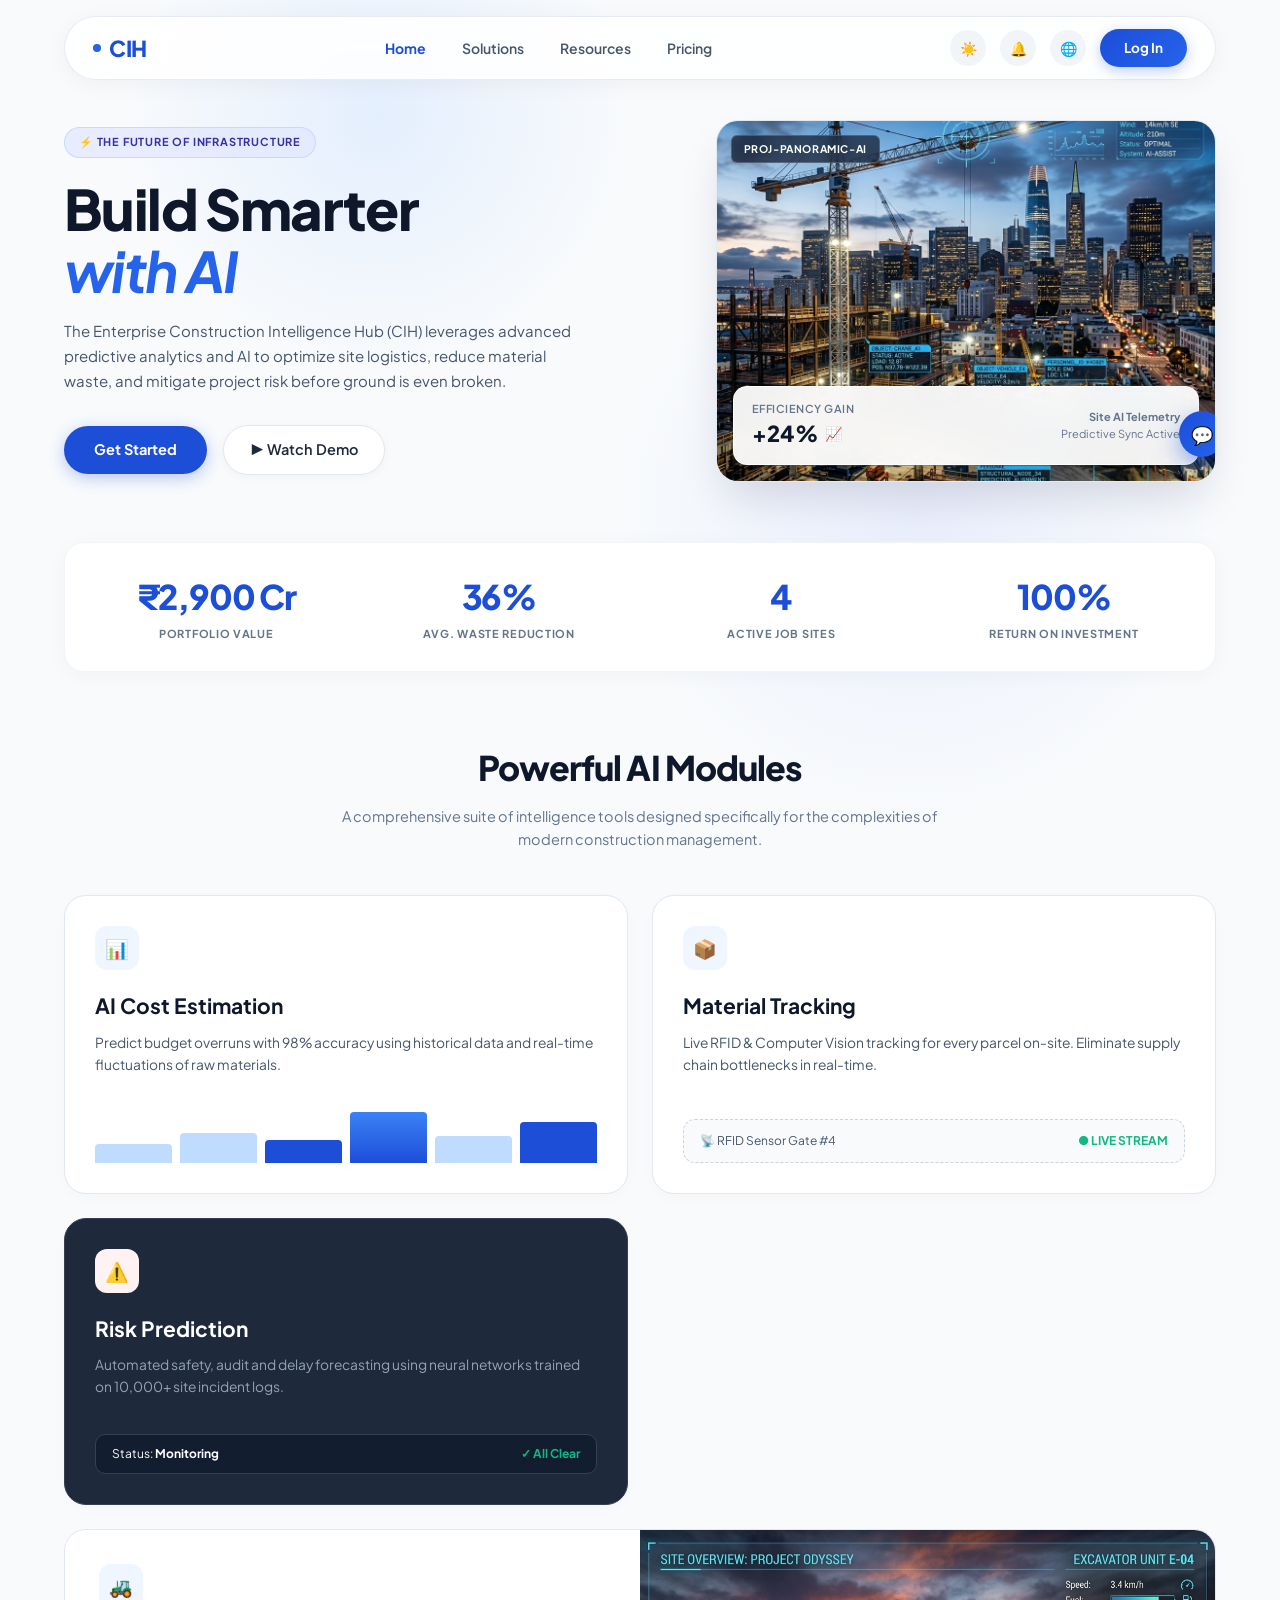
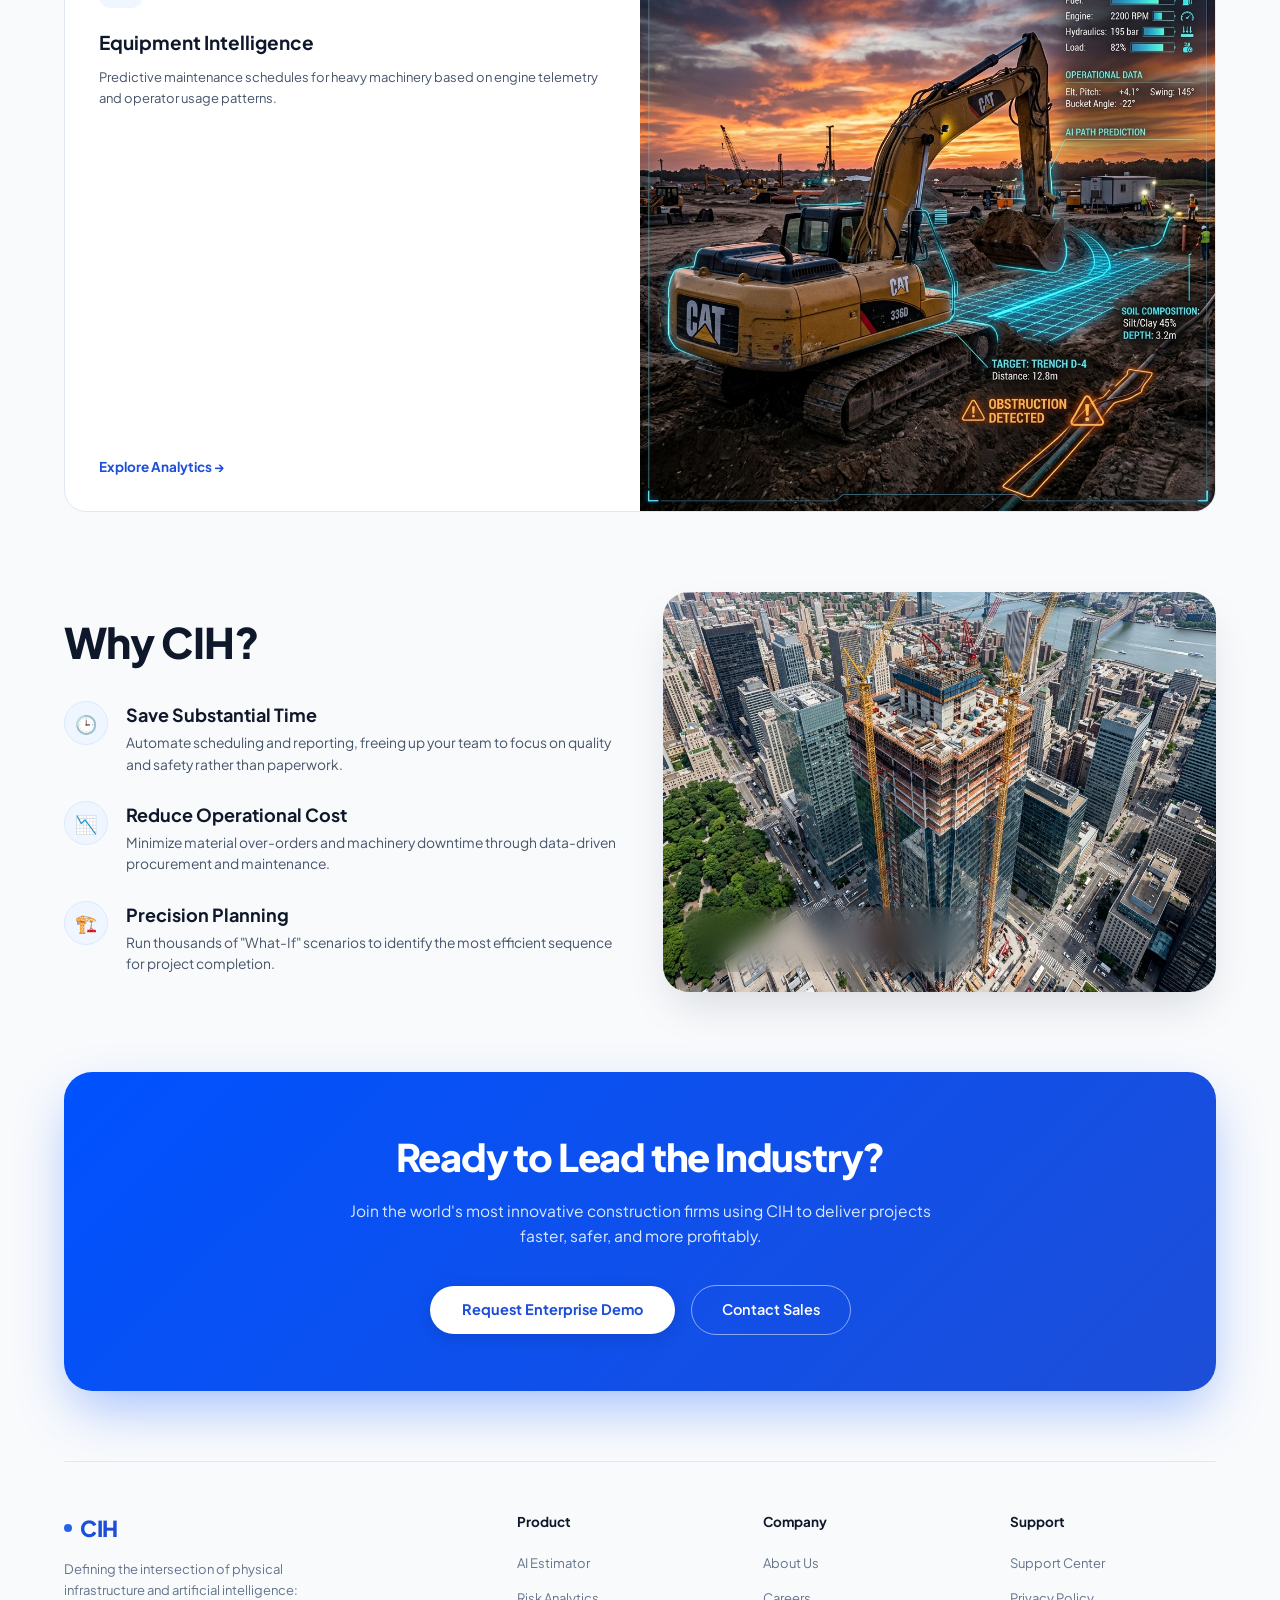
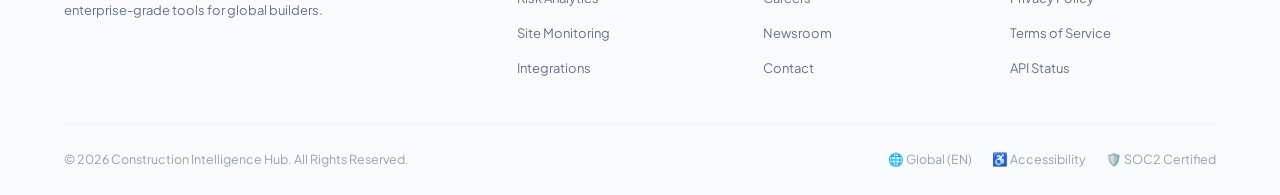
<file: index.html>
<!DOCTYPE html>
<html lang="en">
<head>
    <meta charset="UTF-8">
    <meta name="viewport" content="width=device-width, initial-scale=1.0">
    <title>CIH | Construction Intelligent Hub</title>
    <link rel="stylesheet" href="styles/style.css">
    <link rel="icon" href="data:image/svg+xml,<svg xmlns=%22http://www.w3.org/2000/svg%22 viewBox=%220 0 100 100%22><text y=%22.9em%22 font-size=%2290%22>🏗️</text></svg>">
</head>
<body>

    <div class="container">
        <!-- HEADER / NAVIGATION BAR -->
        <div class="navbar-wrapper">
            <nav class="navbar">
                <a href="#" class="logo">
                    <span class="logo-dot"></span> CIH
                </a>
                <ul class="nav-links">
                    <li><a href="#home" class="nav-link active">Home</a></li>
                    <li><a href="#solutions" class="nav-link">Solutions</a></li>
                    <li><a href="#resources" class="nav-link">Resources</a></li>
                    <li><a href="#pricing" class="nav-link">Pricing</a></li>
                </ul>
                <div class="nav-actions">
                    <button class="icon-btn" title="Toggle Light/Dark Theme">☀️</button>
                    <button class="icon-btn" title="Notifications">🔔</button>
                    <button class="icon-btn" title="Language / Region">🌐</button>
                    <a href="dashboard.html" class="login-btn">Log In</a>
                </div>
            </nav>
        </div>

        <!-- HERO SECTION -->
        <section class="hero-section" id="home">
            <div>
                <div class="hero-badge">
                    ⚡ THE FUTURE OF INFRASTRUCTURE
                </div>
                <h1 class="hero-title">
                    Build Smarter<br/><span class="blue-italic">with AI</span>
                </h1>
                <p class="hero-desc">
                    The Enterprise Construction Intelligence Hub (CIH) leverages advanced predictive analytics and AI to optimize site logistics, reduce material waste, and mitigate project risk before ground is even broken.
                </p>
                <div class="hero-buttons">
                    <a href="#" class="btn-primary" onclick="openModal('demoModal'); return false;">Get Started</a>
                    <a href="#" class="btn-secondary" onclick="openModal('demoModal'); return false;">▶ Watch Demo</a>
                </div>
            </div>

            <div>
                <div class="hero-card-frame">
                    <div class="hero-tag-top">PROJ-PANORAMIC-AI</div>
                    <img src="assets/hero_ai.png" class="hero-img" alt="Construction AI Site Telemetry" />
                    <div class="hero-stat-badge">
                        <div>
                            <div class="stat-label-sm">Efficiency Gain</div>
                            <div class="stat-val-lg">+24% <span class="stat-green">📈</span></div>
                        </div>
                        <div style="font-size: 11px; color: #64748B; text-align: right;">
                            <strong>Site AI Telemetry</strong><br/>Predictive Sync Active
                        </div>
                    </div>
                    <div class="hero-orb" title="AI Assistant" onclick="openModal('riskModal')">💬</div>
                </div>
            </div>
        </section>

        <!-- KEY STATS BAR -->
        <section class="stats-bar" id="landingStatsBar">
            <div>
                <div class="stat-number">$12B+</div>
                <div class="stat-desc-label">PROJECTS MANAGED</div>
            </div>
            <div>
                <div class="stat-number">35%</div>
                <div class="stat-desc-label">AVG. WASTE REDUCTION</div>
            </div>
            <div>
                <div class="stat-number">500+</div>
                <div class="stat-desc-label">ACTIVE JOB SITES</div>
            </div>
            <div>
                <div class="stat-number">150%</div>
                <div class="stat-desc-label">RETURN ON INVESTMENT</div>
            </div>
        </section>

        <!-- POWERFUL AI MODULES SECTION -->
        <section id="solutions">
            <div class="section-header">
                <h2 class="section-title">Powerful AI Modules</h2>
                <p class="section-subtitle">
                    A comprehensive suite of intelligence tools designed specifically for the complexities of modern construction management.
                </p>
            </div>

            <div class="modules-grid">
                <!-- Card 1: AI Cost Estimation -->
                <div class="module-card" onclick="openModal('costModal')">
                    <div>
                        <div class="icon-box">📊</div>
                        <h3 class="card-heading">AI Cost Estimation</h3>
                        <p class="card-text">
                            Predict budget overruns with 98% accuracy using historical data and real-time fluctuations of raw materials.
                        </p>
                    </div>
                    <div class="chart-visual">
                        <div class="chart-bar" style="height: 35%;"></div>
                        <div class="chart-bar" style="height: 55%;"></div>
                        <div class="chart-bar active" style="height: 42%;"></div>
                        <div class="chart-bar gradient" style="height: 92%;"></div>
                        <div class="chart-bar" style="height: 48%;"></div>
                        <div class="chart-bar active" style="height: 75%;"></div>
                    </div>
                </div>

                <!-- Card 2: Material Tracking -->
                <div class="module-card" onclick="openModal('materialModal')">
                    <div>
                        <div class="icon-box">📦</div>
                        <h3 class="card-heading">Material Tracking</h3>
                        <p class="card-text">
                            Live RFID & Computer Vision tracking for every parcel on-site. Eliminate supply chain bottlenecks in real-time.
                        </p>
                    </div>
                    <div style="background: #F8FAFC; border-radius: 12px; padding: 12px 16px; border: 1px dashed #CBD5E1; font-size: 12px; color: #475569; display: flex; justify-content: space-between; align-items: center;">
                        <span>📡 RFID Sensor Gate #4</span>
                        <span style="color: #10B981; font-weight: 700;">● LIVE STREAM</span>
                    </div>
                </div>

                <!-- Card 3: Risk Prediction (Dark Theme) -->
                <div class="module-card dark-theme" onclick="openModal('riskModal')">
                    <div>
                        <div class="icon-box red-theme">⚠️</div>
                        <h3 class="card-heading">Risk Prediction</h3>
                        <p class="card-text">
                            Automated safety, audit and delay forecasting using neural networks trained on 10,000+ site incident logs.
                        </p>
                    </div>
                    <div class="dark-status-bar">
                        <span>Status: <strong>Monitoring</strong></span>
                        <span class="status-green">✓ All Clear</span>
                    </div>
                </div>

                <!-- Card 4: Equipment Intelligence Wide Card -->
                <div class="equipment-wide-card" onclick="openModal('equipModal')">
                    <div class="equip-text-side">
                        <div>
                            <div class="icon-box">🚜</div>
                            <h3 class="card-heading" style="font-size: 19px;">Equipment Intelligence</h3>
                            <p class="card-text" style="font-size: 13px; margin-bottom: 12px;">
                                Predictive maintenance schedules for heavy machinery based on engine telemetry and operator usage patterns.
                            </p>
                        </div>
                        <div class="arrow-link">
                            Explore Analytics &rarr;
                        </div>
                    </div>
                    <div>
                        <img src="assets/equipment.png" class="equip-img-side" alt="Equipment Telemetry Analytics" />
                    </div>
                </div>
            </div>
        </section>

        <!-- WHY CIH SECTION -->
        <section class="why-container" id="resources">
            <div>
                <h2 class="section-title" style="font-size: 42px; text-align: left; margin-bottom: 28px;">Why CIH?</h2>
                <div class="why-feature-list">
                    <div class="why-feature-item">
                        <div class="why-icon-bubble">🕒</div>
                        <div>
                            <div class="why-item-heading">Save Substantial Time</div>
                            <div class="why-item-text">
                                Automate scheduling and reporting, freeing up your team to focus on quality and safety rather than paperwork.
                            </div>
                        </div>
                    </div>
                    <div class="why-feature-item">
                        <div class="why-icon-bubble">📉</div>
                        <div>
                            <div class="why-item-heading">Reduce Operational Cost</div>
                            <div class="why-item-text">
                                Minimize material over-orders and machinery downtime through data-driven procurement and maintenance.
                            </div>
                        </div>
                    </div>
                    <div class="why-feature-item">
                        <div class="why-icon-bubble">🏗️</div>
                        <div>
                            <div class="why-item-heading">Precision Planning</div>
                            <div class="why-item-text">
                                Run thousands of "What-If" scenarios to identify the most efficient sequence for project completion.
                            </div>
                        </div>
                    </div>
                </div>
            </div>

            <div>
                <div class="why-image-card">
                    <img src="assets/skyscraper.png" class="why-img" alt="Modern Skyscraper Construction" />
                    <div class="ranking-float-badge">
                        <div class="ranking-tag-head">🏆 Platform Ranking</div>
                        <div class="ranking-tag-body">#1 Enterprise Construction AI Platform 2024</div>
                    </div>
                </div>
            </div>
        </section>

        <!-- CALL TO ACTION BANNER -->
        <section class="cta-box" id="pricing">
            <h2 class="cta-heading">Ready to Lead the Industry?</h2>
            <p class="cta-subheading">
                Join the world's most innovative construction firms using CIH to deliver projects faster, safer, and more profitably.
            </p>
            <div class="cta-btn-group">
                <a href="#" class="cta-white-btn" onclick="openModal('demoModal'); return false;">Request Enterprise Demo</a>
                <a href="#" class="cta-outline-btn" onclick="openModal('salesModal'); return false;">Contact Sales</a>
            </div>
        </section>

        <!-- FOOTER -->
        <footer class="footer-section">
            <div class="footer-columns">
                <div>
                    <a href="#" class="logo" style="margin-bottom: 14px; display: inline-flex;">
                        <span class="logo-dot"></span> CIH
                    </a>
                    <p style="font-size: 13px; color: #64748B; line-height: 1.6; max-width: 300px;">
                        Defining the intersection of physical infrastructure and artificial intelligence: enterprise-grade tools for global builders.
                    </p>
                </div>
                <div>
                    <div class="footer-head">Product</div>
                    <ul class="footer-nav">
                        <li><a href="#" onclick="openModal('costModal'); return false;">AI Estimator</a></li>
                        <li><a href="#" onclick="openModal('riskModal'); return false;">Risk Analytics</a></li>
                        <li><a href="#" onclick="openModal('materialModal'); return false;">Site Monitoring</a></li>
                        <li><a href="#" onclick="openModal('equipModal'); return false;">Integrations</a></li>
                    </ul>
                </div>
                <div>
                    <div class="footer-head">Company</div>
                    <ul class="footer-nav">
                        <li><a href="#">About Us</a></li>
                        <li><a href="#">Careers</a></li>
                        <li><a href="#">Newsroom</a></li>
                        <li><a href="#" onclick="openModal('salesModal'); return false;">Contact</a></li>
                    </ul>
                </div>
                <div>
                    <div class="footer-head">Support</div>
                    <ul class="footer-nav">
                        <li><a href="#">Support Center</a></li>
                        <li><a href="#">Privacy Policy</a></li>
                        <li><a href="#">Terms of Service</a></li>
                        <li><a href="#">API Status</a></li>
                    </ul>
                </div>
            </div>
            <div class="footer-bottom-bar">
                <div>© 2026 Construction Intelligence Hub. All Rights Reserved.</div>
                <div style="display: flex; gap: 20px;">
                    <span>🌐 Global (EN)</span>
                    <span>♿ Accessibility</span>
                    <span>🛡️ SOC2 Certified</span>
                </div>
            </div>
        </footer>
    </div>

    <!-- INTERACTIVE MODAL DIALOGS -->
    <div class="modal-overlay" id="costModal">
        <div class="modal-content">
            <button class="modal-close" onclick="closeModal('costModal')">✕</button>
            <h3 style="font-size: 20px; font-weight: 700; margin-bottom: 8px;">📊 AI Budget Forecast Simulator</h3>
            <p style="font-size: 13px; color: #64748B; margin-bottom: 20px;">Calculate cost risk variance based on raw material fluctuations.</p>
            <div class="form-group">
                <label class="form-label">Base Project Budget ($)</label>
                <input type="number" class="form-input" id="budgetInput" value="25000000" oninput="recalculateCost()">
            </div>
            <div class="form-group">
                <label class="form-label">Material Price Inflation (%)</label>
                <input type="range" min="0" max="30" value="12" style="width: 100%;" id="volatilityInput" oninput="recalculateCost()">
            </div>
            <div style="background: #EFF6FF; border-radius: 12px; padding: 16px; margin-top: 16px;">
                <div style="font-size: 12px; color: #1D4ED8; font-weight: 700;">PREDICTED OVERRUN RISK</div>
                <div style="font-size: 24px; font-weight: 800; color: #0F172A;" id="overrunOutput">+$2,250,000</div>
                <div style="font-size: 12px; color: #10B981; font-weight: 600; margin-top: 4px;">Confidence Accuracy: 98.4%</div>
            </div>
        </div>
    </div>

    <div class="modal-overlay" id="materialModal">
        <div class="modal-content">
            <button class="modal-close" onclick="closeModal('materialModal')">✕</button>
            <h3 style="font-size: 20px; font-weight: 700; margin-bottom: 8px;">📦 Live RFID & Camera Stream</h3>
            <p style="font-size: 13px; color: #64748B; margin-bottom: 16px;">Active parcel feed for Site Zone 4.</p>
            <table style="width: 100%; font-size: 12px; text-align: left; border-collapse: collapse;">
                <tr style="border-bottom: 1px solid #E2E8F0; color: #64748B;">
                    <th style="padding: 8px 0;">Item Description</th>
                    <th>Location</th>
                    <th>Status</th>
                </tr>
                <tr style="border-bottom: 1px solid #F1F5F9;">
                    <td style="padding: 10px 0;">Structural Steel Beams</td>
                    <td>Zone 4 Crane B</td>
                    <td style="color: #10B981; font-weight: 700;">🟢 On-Site</td>
                </tr>
                <tr style="border-bottom: 1px solid #F1F5F9;">
                    <td style="padding: 10px 0;">Ready-Mix Concrete</td>
                    <td>Gate 2 Transit</td>
                    <td style="color: #F59E0B; font-weight: 700;">🟡 In Transit</td>
                </tr>
                <tr>
                    <td style="padding: 10px 0;">Double-Pane Facade Glass</td>
                    <td>Bay A Warehouse</td>
                    <td style="color: #10B981; font-weight: 700;">🟢 Staged</td>
                </tr>
            </table>
        </div>
    </div>

    <div class="modal-overlay" id="riskModal">
        <div class="modal-content">
            <button class="modal-close" onclick="closeModal('riskModal')">✕</button>
            <h3 style="font-size: 20px; font-weight: 700; margin-bottom: 8px;">⚠️ Site Safety & Risk Audit</h3>
            <div style="background: #1E293B; color: #FFF; padding: 16px; border-radius: 14px; margin: 16px 0;">
                <div style="font-size: 12px; color: #94A3B8;">SITE COMPLIANCE SCORE</div>
                <div style="font-size: 32px; font-weight: 800; color: #10B981;">96 / 100</div>
                <div style="font-size: 12px; color: #CBD5E1; margin-top: 6px;">✓ Zero major safety anomalies detected across 42 active sensors.</div>
            </div>
        </div>
    </div>

    <div class="modal-overlay" id="equipModal">
        <div class="modal-content">
            <button class="modal-close" onclick="closeModal('equipModal')">✕</button>
            <h3 style="font-size: 20px; font-weight: 700; margin-bottom: 8px;">🚜 Equipment Telemetry HUD</h3>
            <p style="font-size: 13px; color: #64748B; margin-bottom: 16px;">CAT 349 Excavator (Unit #EX-09)</p>
            <div style="display: flex; gap: 16px;">
                <div style="flex: 1; background: #F8FAFC; padding: 14px; border-radius: 12px; text-align: center;">
                    <div style="font-size: 11px; color: #64748B;">ENGINE HEALTH</div>
                    <div style="font-size: 22px; font-weight: 800; color: #1D4ED8;">99%</div>
                </div>
                <div style="flex: 1; background: #F8FAFC; padding: 14px; border-radius: 12px; text-align: center;">
                    <div style="font-size: 11px; color: #64748B;">PREDICTIVE MAINT.</div>
                    <div style="font-size: 22px; font-weight: 800; color: #10B981;">In 280 hrs</div>
                </div>
            </div>
        </div>
    </div>

    <div class="modal-overlay" id="demoModal">
        <div class="modal-content">
            <button class="modal-close" onclick="closeModal('demoModal')">✕</button>
            <h3 style="font-size: 20px; font-weight: 700; margin-bottom: 8px;">🎯 Request Enterprise Demo</h3>
            <p style="font-size: 13px; color: #64748B; margin-bottom: 20px;">Get a personalized walk-through of the CIH AI platform.</p>
            <div class="form-group">
                <label class="form-label">Full Name</label>
                <input type="text" class="form-input" placeholder="John Doe">
            </div>
            <div class="form-group">
                <label class="form-label">Work Email</label>
                <input type="email" class="form-input" placeholder="john@constructioncorp.com">
            </div>
            <button class="btn-primary" style="width: 100%; justify-content: center; margin-top: 10px;" onclick="alert('Thank you! Our enterprise team will contact you within 2 hours.'); closeModal('demoModal');">Submit Request</button>
        </div>
    </div>

    <div class="modal-overlay" id="salesModal">
        <div class="modal-content">
            <button class="modal-close" onclick="closeModal('salesModal')">✕</button>
            <h3 style="font-size: 20px; font-weight: 700; margin-bottom: 8px;">📞 Contact Sales</h3>
            <p style="font-size: 13px; color: #64748B; margin-bottom: 20px;">Speak with an infrastructure AI specialist.</p>
            <div class="form-group">
                <label class="form-label">Work Email</label>
                <input type="email" class="form-input" placeholder="sales@yourfirm.com">
            </div>
            <div class="form-group">
                <label class="form-label">Message</label>
                <textarea class="form-input" rows="3" placeholder="Tell us about your active projects..."></textarea>
            </div>
            <button class="btn-primary" style="width: 100%; justify-content: center;" onclick="alert('Your message has been sent to our sales team!'); closeModal('salesModal');">Send Message</button>
        </div>

    </div>

    <script src="js/data.js?v=30.0"></script>
    <script src="js/main.js?v=30.0"></script>
</body>
</html>
</file>
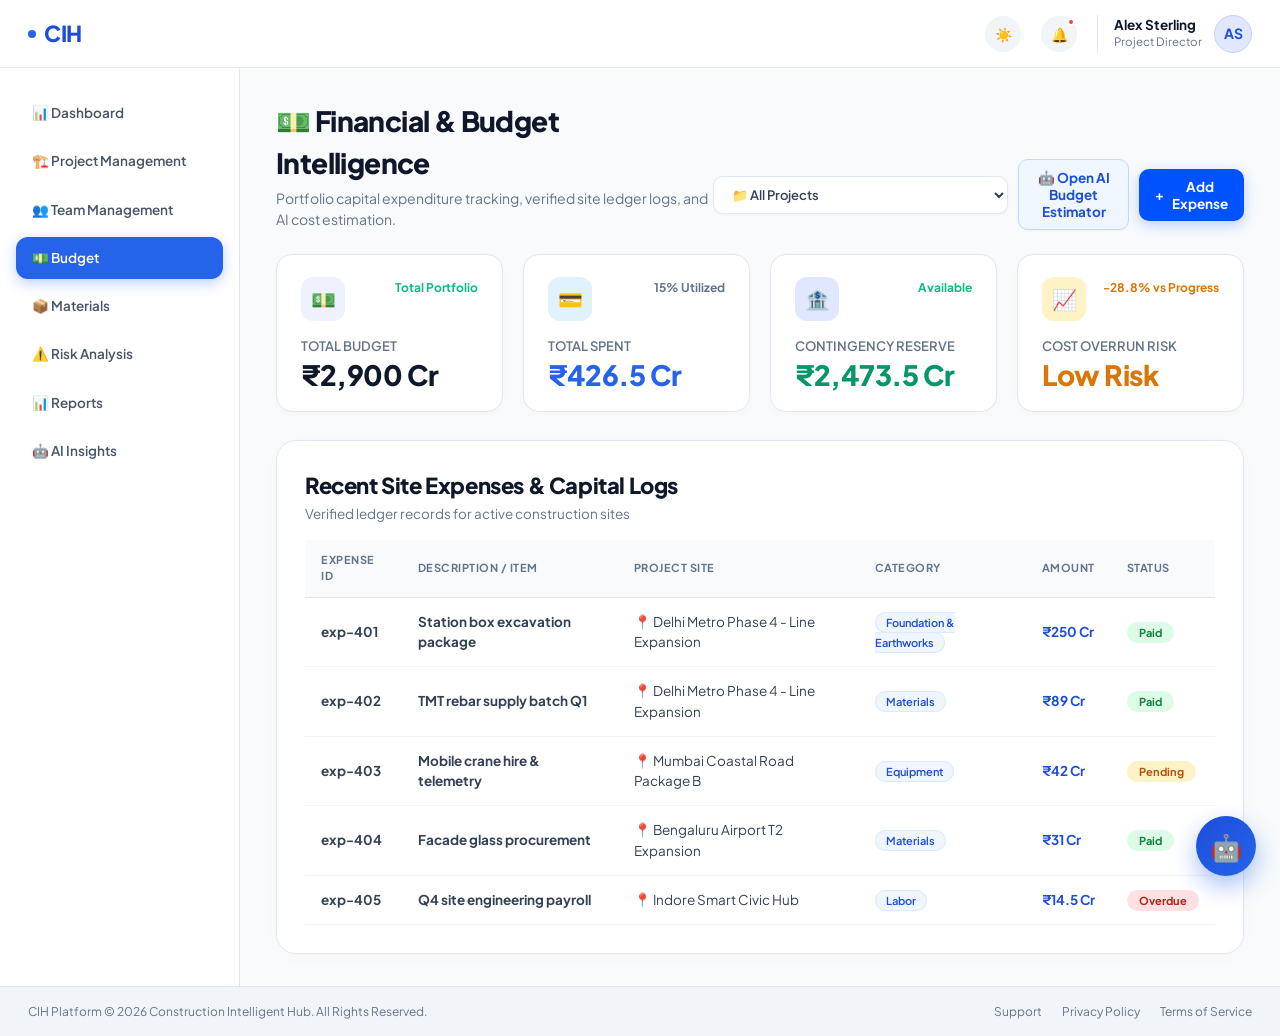
<file: budget.html>
<!DOCTYPE html>
<html lang="en">
<head>
    <meta charset="UTF-8">
    <meta name="viewport" content="width=device-width, initial-scale=1.0">
    <title>CIH | Financial & Budget Intelligence</title>
    <link rel="stylesheet" href="styles/style.css">
    <link rel="icon" href="data:image/svg+xml,<svg xmlns=%22http://www.w3.org/2000/svg%22 viewBox=%220 0 100 100%22><text y=%22.9em%22 font-size=%2290%22>🏗️</text></svg>">
</head>
<body style="background: #F8FAFC; margin: 0; padding: 0;">

    <div class="dash-app">
        <!-- TOP GLOBAL HEADER -->   
        <header class="dash-header">
            <div class="dash-header-left">
                <a href="index.html" class="logo" title="Back to Landing Page">
                    <span class="logo-dot"></span> CIH
                </a>
            </div>

            <div class="dash-header-right">
                <button class="icon-btn" title="Toggle Light/Dark Theme">☀️</button>
                <div style="position: relative;">
                    <button class="icon-btn" title="Notifications">🔔</button>
                    <span style="position: absolute; top: 2px; right: 2px; width: 8px; height: 8px; background: #EF4444; border-radius: 50%; border: 2px solid #FFF;"></span>
                </div>
                <div class="dash-user-profile" onclick="window.location.href='profile.html'" style="cursor: pointer;" title="View User Profile & Account Settings">
                    <div>
                        <div class="dash-user-name">Alex Sterling</div>
                        <div class="dash-user-role">Project Director</div>
                    </div>
                    <div class="dash-user-avatar">AS</div>
                </div>
            </div>
        </header>

        <!-- LEFT SIDEBAR -->
        <aside class="dash-sidebar">
            <ul class="dash-menu">
                <li><a href="dashboard.html" class="dash-menu-item">📊 Dashboard</a></li>
                <li><a href="project-management.html" class="dash-menu-item">🏗️ Project Management</a></li>
                <li><a href="team-management.html" class="dash-menu-item">👥 Team Management</a></li>
                <li><a href="budget.html" class="dash-menu-item active">💵 Budget</a></li>
                <li><a href="materials.html" class="dash-menu-item">📦 Materials</a></li>
                <li><a href="risk-analysis.html" class="dash-menu-item">⚠️ Risk Analysis</a></li>
                <li><a href="reports.html" class="dash-menu-item">📊 Reports</a></li>
                <li><a href="ai-insights.html" class="dash-menu-item">🤖 AI Insights</a></li>
            </ul>


        </aside>

        <!-- MAIN BUDGET CONTENT (SIMPLIFIED FINANCIAL DASHBOARD) -->
        <main class="dash-main">
            <div class="dash-top-title-row" style="margin-bottom: 24px;">
                <div>
                    <h1 class="dash-page-title">💵 Financial & Budget Intelligence</h1>
                    <p class="dash-page-sub">Portfolio capital expenditure tracking, verified site ledger logs, and AI cost estimation.</p>
                </div>
                <div style="display: flex; gap: 10px; align-items: center;">
                    <select class="dash-btn-filter" id="budgetProjectFilter" onchange="filterBudgetByProject()" style="padding: 9px 14px; font-weight: 600; background: #FFFFFF;">
                        <option value="all">📁 All Projects (Portfolio Overview)</option>
                    </select>

                    <button class="kpi-btn-secondary" onclick="openModal('aiBudgetEstimatorModal')" style="background: #EFF6FF; color: #1D4ED8; border-color: #BFDBFE; font-weight: 700; padding: 9px 16px;">
                        🤖 Open AI Budget Estimator
                    </button>

                    <button class="kpi-btn-primary" onclick="openModal('addExpenseModal')" style="padding: 9px 16px;">
                        <span>+</span> Add Expense
                    </button>
                </div>
            </div>

            <!-- FINANCIAL KPI CARDS GRID -->
            <div class="kpi-cards-grid" style="grid-template-columns: repeat(4, 1fr); margin-bottom: 28px;">
                <div class="kpi-card">
                    <div class="kpi-card-header">
                        <div class="kpi-icon-box" style="background: #EEF2FF; color: #4F46E5;">💵</div>
                        <span class="kpi-badge badge-green">Total Portfolio</span>
                    </div>
                    <div class="kpi-card-body">
                        <div class="kpi-label">TOTAL BUDGET</div>
                        <div class="kpi-value" id="kpiBudgetTotal">—</div>
                    </div>
                </div>

                <div class="kpi-card">
                    <div class="kpi-card-header">
                        <div class="kpi-icon-box" style="background: #E0F2FE; color: #0284C7;">💳</div>
                        <span class="kpi-badge badge-slate" id="kpiBudgetUtilBadge">Utilized</span>
                    </div>
                    <div class="kpi-card-body">
                        <div class="kpi-label">TOTAL SPENT</div>
                        <div class="kpi-value" id="kpiBudgetSpent" style="color: #2563EB;">—</div>
                    </div>
                </div>

                <div class="kpi-card">
                    <div class="kpi-card-header">
                        <div class="kpi-icon-box" style="background: #E0E7FF; color: #059669;">🏦</div>
                        <span class="kpi-badge badge-green">Available</span>
                    </div>
                    <div class="kpi-card-body">
                        <div class="kpi-label">CONTINGENCY RESERVE</div>
                        <div class="kpi-value" id="kpiBudgetReserve" style="color: #059669;">—</div>
                    </div>
                </div>

                <div class="kpi-card">
                    <div class="kpi-card-header">
                        <div class="kpi-icon-box" style="background: #FEF3C7; color: #D97706;">📈</div>
                        <span class="kpi-badge badge-amber" id="kpiBudgetOverrunBadge">Forecast</span>
                    </div>
                    <div class="kpi-card-body">
                        <div class="kpi-label">COST OVERRUN RISK</div>
                        <div class="kpi-value" id="kpiBudgetOverrun" style="color: #D97706;">—</div>
                    </div>
                </div>
            </div>

            <!-- RECENT EXPENSES TABLE -->
            <div class="analytics-container">
                <div class="analytics-header" style="margin-bottom: 16px;">
                    <div>
                        <h2 class="analytics-title">Recent Site Expenses & Capital Logs</h2>
                        <div class="analytics-sub">Verified ledger records for active construction sites</div>
                    </div>
                </div>

                <table class="cih-data-table">
                    <thead>
                        <tr>
                            <th>EXPENSE ID</th>
                            <th>DESCRIPTION / ITEM</th>
                            <th>PROJECT SITE</th>
                            <th>CATEGORY</th>
                            <th>AMOUNT</th>
                            <th>STATUS</th>
                        </tr>
                    </thead>
                    <tbody id="expenseTableBody">
                        <!-- Rendered by main.js initBudgetPage() -->
                    </tbody>
                </table>
            </div>
        </main>

        <!-- DASHBOARD FOOTER -->
        <footer class="dash-footer">
            <div>CIH Platform &copy; 2026 Construction Intelligent Hub. All Rights Reserved.</div>
            <div style="display: flex; gap: 20px;">
                <a href="#" style="color: #64748B; text-decoration: none;">Support</a>
                <a href="#" style="color: #64748B; text-decoration: none;">Privacy Policy</a>
                <a href="#" style="color: #64748B; text-decoration: none;">Terms of Service</a>
            </div>
        </footer>
    </div>

    <!-- AI BUDGET ESTIMATOR MODAL -->
    <div class="modal-overlay" id="aiBudgetEstimatorModal">
        <div class="modal-content" style="max-width: 840px; max-height: 90vh; overflow-y: auto;">
            <button class="modal-close" onclick="closeModal('aiBudgetEstimatorModal')">✕</button>
            
            <div style="display: flex; justify-content: space-between; align-items: center; border-bottom: 1px solid #F1F5F9; padding-bottom: 12px; margin-bottom: 20px;">
                <div>
                    <h3 style="font-size: 20px; font-weight: 800; color: #0F172A; margin: 0 0 4px 0;">🤖 AI Project Budget Estimator</h3>
                    <p style="font-size: 13px; color: #64748B; margin: 0;">Specify project parameters below to compute an AI budget estimate powered by Llama 3.2.</p>
                </div>
                <span class="skill-badge" style="background: #EFF6FF; color: #1D4ED8; font-weight: 700; padding: 6px 14px;">Llama 3.2 AI</span>
            </div>

            <!-- QUESTIONNAIRE FORM GRID -->
            <div style="display: grid; grid-template-columns: repeat(2, 1fr); gap: 16px; margin-bottom: 20px;">
                <div>
                    <label class="form-label" style="font-weight: 700;">1. Project Infrastructure Type *</label>
                    <select class="form-input" id="budgetAiProjType">
                        <option value="Commercial High-Rise Tower">🏢 Commercial High-Rise Tower</option>
                        <option value="Residential Complex & Gated Community">🏠 Residential Complex & Gated Community</option>
                        <option value="Metro Rail & Transit Infrastructure">🚆 Metro Rail & Transit Infrastructure</option>
                        <option value="Industrial Warehouse & Logistics Hub">🏭 Industrial Warehouse & Logistics Hub</option>
                        <option value="Airport Terminal & Cargo Complex">✈️ Airport Terminal & Cargo Complex</option>
                    </select>
                </div>

                <div>
                    <label class="form-label" style="font-weight: 700;">2. Total Built-Up Area (Sq. Ft) *</label>
                    <input type="text" class="form-input" id="budgetAiArea" value="250,000" placeholder="e.g. 250,000">
                </div>

                <div>
                    <label class="form-label" style="font-weight: 700;">3. Site Location / City *</label>
                    <select class="form-input" id="budgetAiCity">
                        <option value="Mumbai (Coastal / Metro)">Mumbai (Coastal / Metro)</option>
                        <option value="Delhi NCR (Urban / Highway)">Delhi NCR (Urban / Highway)</option>
                        <option value="Indore (Smart City / Inland)">Indore (Smart City / Inland)</option>
                        <option value="Hyderabad (Tech Hub / Plateau)">Hyderabad (Tech Hub / Plateau)</option>
                        <option value="Bangalore (IT Corridor)">Bangalore (IT Corridor)</option>
                    </select>
                </div>

                <div>
                    <label class="form-label" style="font-weight: 700;">4. Specification & Quality Grade *</label>
                    <select class="form-input" id="budgetAiQuality">
                        <option value="Premium Luxury (High-end finishes, Smart Automation)">Premium Luxury (High-end finishes)</option>
                        <option value="Standard Commercial (Grade A Materials, Heavy Duty)" selected>Standard Commercial (Grade A)</option>
                        <option value="Economy Basic (Functional, Standard Structural Specs)">Economy Basic (Functional Standard)</option>
                    </select>
                </div>

                <div>
                    <label class="form-label" style="font-weight: 700;">5. Target Duration (Months) *</label>
                    <input type="number" class="form-input" id="budgetAiDuration" value="24" placeholder="e.g. 24">
                </div>

                <div>
                    <label class="form-label" style="font-weight: 700;">6. Risk Contingency Buffer % *</label>
                    <select class="form-input" id="budgetAiContingency">
                        <option value="5%">5% Standard Contingency</option>
                        <option value="10%" selected>10% Moderate Contingency</option>
                        <option value="15%">15% High Risk / Volatile Buffer</option>
                    </select>
                </div>
            </div>

            <!-- GENERATE ESTIMATION BUTTON -->
            <div>
                <button class="btn-primary" id="btnEstimateBudget" onclick="triggerAiBudgetEstimation()" style="width: 100%; justify-content: center; padding: 13px; font-size: 15px; font-weight: 700; border-radius: 8px; background: #2563EB;">
                    ⚡ Estimate Project Budget with AI
                </button>
            </div>

            <!-- STATUS BADGE ALERT (HIDDEN UNTIL CLICKED) -->
            <div id="budgetStatusBadge" style="display: none; background: #DCFCE7; color: #15803D; border: 1px solid #86EFAC; border-radius: 8px; padding: 12px 18px; font-weight: 700; font-size: 14px; margin-top: 20px;">
                Budget Estimation Completed
            </div>

            <!-- AI GENERATED ESTIMATION REPORT CONTAINER (HIDDEN UNTIL CLICKED) -->
            <div id="aiBudgetEstimateOutput" style="display: none; background: #F8FAFC; border: 1px solid #E2E8F0; border-radius: 12px; padding: 24px; margin-top: 20px;">
                <!-- Dynamically populated by triggerAiBudgetEstimation() in main.js -->
            </div>
        </div>
    </div>

    <!-- ADD EXPENSE MODAL -->
    <div class="modal-overlay" id="addExpenseModal">
        <div class="modal-content" style="max-width: 540px;">
            <button class="modal-close" onclick="closeModal('addExpenseModal')">✕</button>
            <h3 style="font-size: 20px; font-weight: 700; margin-bottom: 4px;">➕ Record Site Expense</h3>
            <p style="font-size: 13px; color: #64748B; margin-bottom: 20px;">Add new capital expenditure entry into the financial ledger.</p>

            <div class="form-group">
                <label class="form-label">Expense Title / Item *</label>
                <input type="text" class="form-input" id="expTitle" placeholder="e.g. Concrete Batching Lease">
            </div>

            <div class="form-group">
                <label class="form-label">Assigned Project</label>
                <select class="form-input" id="expProj">
                </select>
            </div>

            <div style="display: grid; grid-template-columns: 1fr 1fr; gap: 14px;">
                <div class="form-group">
                    <label class="form-label">Category</label>
                    <select class="form-input" id="expCategory">
                        <option value="Materials">Materials</option>
                        <option value="Machinery">Machinery & Telemetry</option>
                        <option value="Labor">Labor & Contractors</option>
                        <option value="AI Risk & Admin">Permits & Admin</option>
                    </select>
                </div>

                <div class="form-group">
                    <label class="form-label">Amount (₹ Cr)</label>
                    <input type="number" class="form-input" id="expAmount" placeholder="e.g. 85">
                </div>
            </div>

            <button class="btn-primary" style="width: 100%; justify-content: center; margin-top: 10px; padding: 12px;" onclick="handleCreateExpense()">Submit Expense Entry</button>
        </div>
    </div>

    <!-- PROJECT WORKSPACE DETAIL MODAL -->
    <div class="modal-overlay" id="projectDetailModal">
        <div class="modal-content" style="max-width: 680px; max-height: 90vh; overflow-y: auto;" id="projectDetailContent">
            <!-- Dynamically populated by main.js handleOpenProject() -->
        </div>
    </div>

    <!-- GLOBAL FLOATING AI CHATBOT WIDGET -->
    <button class="cih-floating-widget-btn" onclick="toggleAIChat()" title="Open Local AI Chatbot (Llama 3.2)">🤖</button>
    <div class="cih-chat-window" id="cihFloatingChatWindow" style="display: none;">
        <div class="cih-chat-header">
            <div>
                <div class="cih-chat-header-title">🤖 CIH AI Assistant</div>
                <div class="cih-chat-header-sub">Powered by Llama 3.2 (Offline Engine)</div>
            </div>
            <button style="background: none; border: none; color: #FFF; font-size: 18px; cursor: pointer;" onclick="toggleAIChat()">✕</button>
        </div>
        <div class="cih-chat-body" id="cihFloatingChatBody">
            <div class="chat-bubble chat-bubble-ai">
                Hello! I am your local AI assistant running offline via **Llama 3.2**. Ask me any question about your active construction projects, budget risks, or material stock!
            </div>
        </div>
        <div class="cih-chat-footer">
            <input type="text" class="cih-chat-input" id="cihFloatingChatInput" placeholder="Ask AI assistant..." onkeypress="if(event.key==='Enter') sendFloatingChatMessage()">
            <button class="cih-chat-send" onclick="sendFloatingChatMessage()">Send</button>
        </div>
    </div>

    <!-- AI MODULE SCRIPTS -->
    <script src="ai/config.js?v=19.0"></script>
    <script src="ai/ollama_client.js?v=30.0"></script>
    <script src="ai/prompt_manager.js?v=30.0"></script>
    <script src="ai/utils.js?v=19.0"></script>
    <script src="ai/ai_service.js?v=30.0"></script>

    <!-- APP CORE SCRIPTS -->
    <script src="js/data.js?v=30.0"></script>
    <script src="js/main.js?v=30.0"></script>
</body>
</html>
</file>
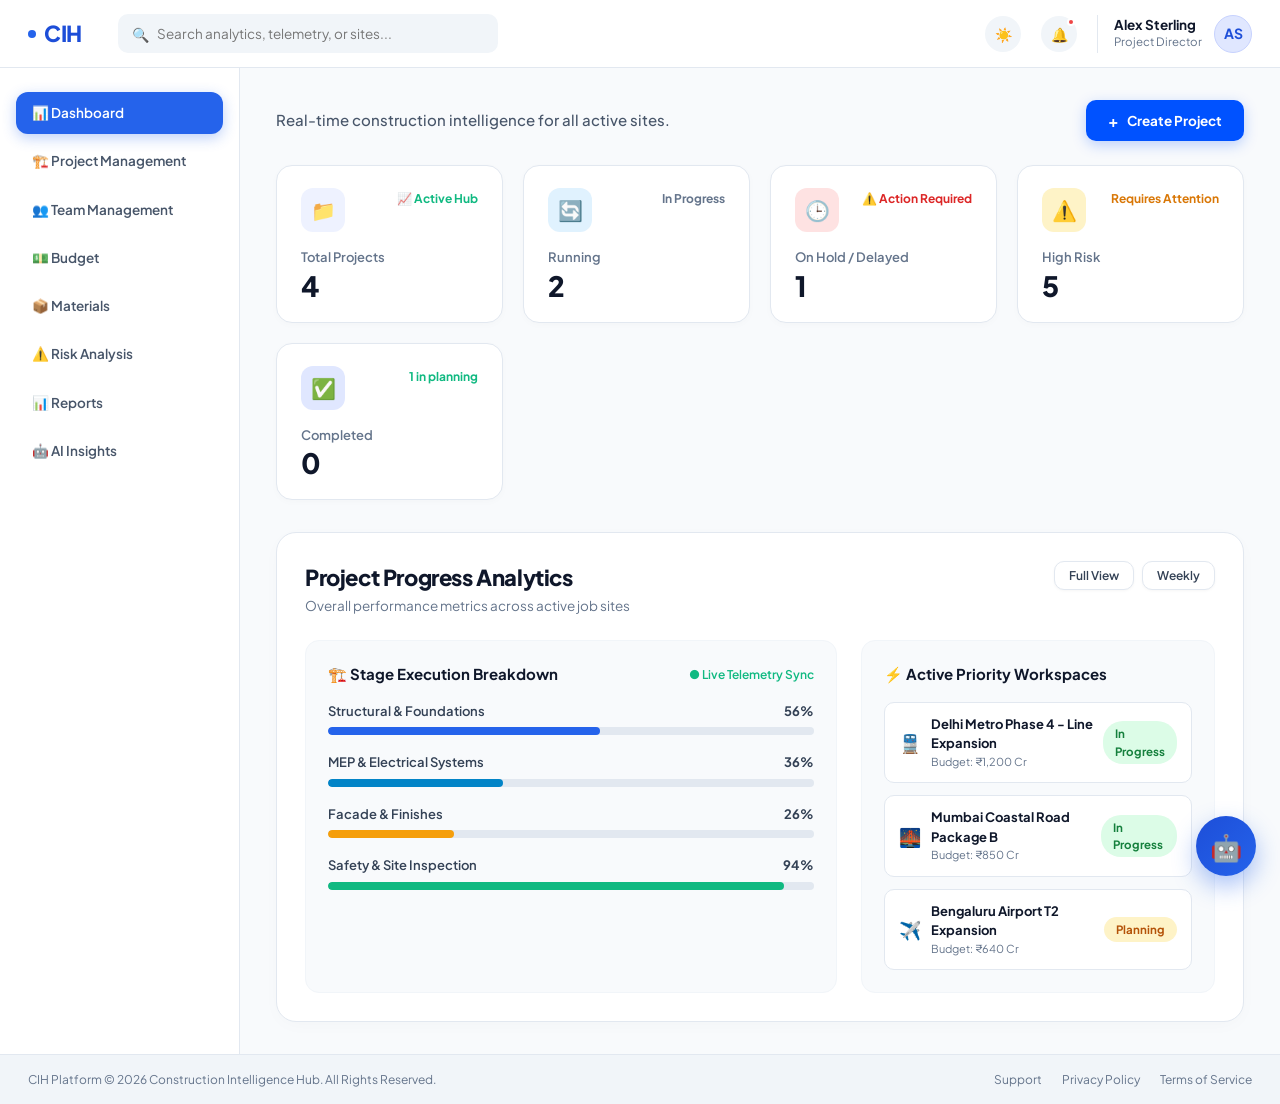
<file: dashboard.html>
<!DOCTYPE html>
<html lang="en">
<head>
    <meta charset="UTF-8">
    <meta name="viewport" content="width=device-width, initial-scale=1.0">
    <title>CIH | Real-Time Construction Dashboard</title>
    <link rel="stylesheet" href="styles/style.css">
    <link rel="icon" href="data:image/svg+xml,<svg xmlns=%22http://www.w3.org/2000/svg%22 viewBox=%220 0 100 100%22><text y=%22.9em%22 font-size=%2290%22>🏗️</text></svg>">
</head>
<body style="background: #F8FAFC; margin: 0; padding: 0;">

    <div class="dash-app">
        <!-- TOP GLOBAL HEADER -->   
        <header class="dash-header">
            <div class="dash-header-left">
                <a href="index.html" class="logo" title="Back to Landing Page">
                    <span class="logo-dot"></span> CIH
                </a>
                <div class="dash-search-container">
                    <span class="dash-search-icon">🔍</span>
                    <input type="text" class="dash-search-input" placeholder="Search analytics, telemetry, or sites...">
                </div>
            </div>

            <div class="dash-header-right">
                <button class="icon-btn" title="Toggle Light/Dark Theme">☀️</button>
                <div style="position: relative;">
                    <button class="icon-btn" title="Notifications">🔔</button>
                    <span style="position: absolute; top: 2px; right: 2px; width: 8px; height: 8px; background: #EF4444; border-radius: 50%; border: 2px solid #FFF;"></span>
                </div>
                <div class="dash-user-profile" onclick="window.location.href='profile.html'" style="cursor: pointer;" title="View User Profile & Account Settings">
                    <div>
                        <div class="dash-user-name">Alex Sterling</div>
                        <div class="dash-user-role">Project Director</div>
                    </div>
                    <div class="dash-user-avatar">AS</div>
                </div>
            </div>
        </header>

        <!-- LEFT SIDEBAR -->
        <aside class="dash-sidebar">
            <ul class="dash-menu">
                <li><a href="dashboard.html" class="dash-menu-item active">📊 Dashboard</a></li>
                <li><a href="project-management.html" class="dash-menu-item">🏗️ Project Management</a></li>
                <li><a href="team-management.html" class="dash-menu-item">👥 Team Management</a></li>
                <li><a href="budget.html" class="dash-menu-item">💵 Budget</a></li>
                <li><a href="materials.html" class="dash-menu-item">📦 Materials</a></li>
                <li><a href="risk-analysis.html" class="dash-menu-item">⚠️ Risk Analysis</a></li>
                <li><a href="reports.html" class="dash-menu-item">📊 Reports</a></li>
                <li><a href="ai-insights.html" class="dash-menu-item">🤖 AI Insights</a></li>
            </ul>


        </aside>

        <!-- MAIN REDESIGNED DASHBOARD CONTENT -->
        <main class="dash-main">
            <!-- TOP SUBTITLE AND ACTION BUTTONS ROW -->
            <div class="dash-kpi-top-bar">
                <div class="dash-kpi-subtitle" id="dashboardSubtitle">
                    Real-time construction intelligence for all active sites.
                </div>
                <div class="dash-kpi-actions">
                    <button class="kpi-btn-primary" onclick="openModal('newProjectModal')">
                        <span style="font-size: 16px; font-weight: 700;">+</span> Create Project
                    </button>
                </div>
            </div>

            <!-- KPI STATS CARDS GRID (5 CARDS) -->
            <div class="kpi-cards-grid" id="kpiCardsGrid">
                <!-- Dynamically populated by js/main.js from CIH_DATASET.dashboardStats -->
            </div>

            <!-- PROJECT PROGRESS ANALYTICS SECTION -->
            <section class="analytics-container">
                <div class="analytics-header">
                    <div>
                        <h2 class="analytics-title">Project Progress Analytics</h2>
                        <div class="analytics-sub">Overall performance metrics across active job sites</div>
                    </div>
                    <div style="display: flex; gap: 8px;">
                        <button class="dash-btn-filter" style="padding: 6px 14px; font-size: 12px;">Full View</button>
                        <button class="dash-btn-filter" style="padding: 6px 14px; font-size: 12px;">Weekly</button>
                    </div>
                </div>

                <div class="analytics-grid">
                    <!-- Progress Breakdown Card -->
                    <div class="analytics-card" id="analyticsProgressCard">
                        <!-- Populated by main.js -->
                    </div>

                    <!-- Live Site Telemetry Card -->
                    <div class="analytics-card" id="analyticsTelemetryCard">
                        <!-- Populated by main.js -->
                    </div>
                </div>
            </section>
        </main>

        <!-- DASHBOARD FOOTER -->
        <footer class="dash-footer">
            <div>CIH Platform &copy; 2026 Construction Intelligence Hub. All Rights Reserved.</div>
            <div style="display: flex; gap: 20px;">
                <a href="#" style="color: #64748B; text-decoration: none;">Support</a>
                <a href="#" style="color: #64748B; text-decoration: none;">Privacy Policy</a>
                <a href="#" style="color: #64748B; text-decoration: none;">Terms of Service</a>
            </div>
        </footer>
    </div>

    <!-- NEW PROJECT MODAL -->
    <div class="modal-overlay" id="newProjectModal">
        <div class="modal-content" style="max-width: 600px; max-height: 90vh; overflow-y: auto;">
            <button class="modal-close" onclick="closeModal('newProjectModal')">✕</button>
            <h3 style="font-size: 20px; font-weight: 700; margin-bottom: 4px;">➕ Create New Infrastructure Project</h3>
            <p style="font-size: 13px; color: #64748B; margin-bottom: 20px;">Initialize AI telemetry and track real-time metrics for a new job site.</p>
            
            <div style="display: grid; grid-template-columns: 1fr 1fr; gap: 14px;">
                <div class="form-group" style="grid-column: span 2;">
                    <label class="form-label">Project Name *</label>
                    <input type="text" class="form-input" id="newProjName" placeholder="e.g. Hyderabad Metro Line 3">
                </div>

                <div class="form-group">
                    <label class="form-label">Category / Sector</label>
                    <select class="form-input" id="newProjCategory">
                        <option value="transit">🚆 Transit & Railway</option>
                        <option value="highway">🛣️ Highway & Bridges</option>
                        <option value="commercial">🏢 Commercial Hub</option>
                        <option value="airport">✈️ Airport & Aviation</option>
                        <option value="infrastructure" selected>🏗️ Infrastructure</option>
                    </select>
                </div>

                <div class="form-group">
                    <label class="form-label">Location / City</label>
                    <input type="text" class="form-input" id="newProjCity" placeholder="e.g. Hyderabad, India">
                </div>

                <div class="form-group">
                    <label class="form-label">Project Status</label>
                    <select class="form-input" id="newProjStatus">
                        <option value="In Progress" selected>🟢 In Progress</option>
                        <option value="Planning">🟡 Planning</option>
                        <option value="On Hold">🔴 On Hold</option>
                        <option value="Completed">✅ Completed</option>
                    </select>
                </div>

                <div class="form-group">
                    <label class="form-label">Estimated Budget (₹ Cr)</label>
                    <input type="number" class="form-input" id="newProjBudget" placeholder="e.g. 5000">
                </div>

                <div class="form-group">
                    <label class="form-label">Target Completion Date</label>
                    <input type="date" class="form-input" id="newProjDeadline">
                </div>

                <div class="form-group">
                    <label class="form-label">Initial Progress (%)</label>
                    <input type="number" class="form-input" id="newProjProgress" min="0" max="100" placeholder="10" value="10">
                </div>

                <div class="form-group" style="grid-column: span 2;">
                    <label class="form-label">Project Lead / Director</label>
                    <input type="text" class="form-input" id="newProjLead" placeholder="e.g. Alex Sterling">
                </div>

                <div class="form-group" style="grid-column: span 2;">
                    <label class="form-label">Scope & Key Highlights</label>
                    <textarea class="form-input" id="newProjDesc" rows="2" placeholder="Brief details regarding materials, site scope, and timeline..."></textarea>
                </div>
            </div>

            <button class="btn-primary" style="width: 100%; justify-content: center; margin-top: 10px; padding: 12px;" onclick="handleCreateNewProject()">Create Project</button>
        </div>
    </div>

    <!-- PROJECT WORKSPACE DETAIL MODAL -->
    <div class="modal-overlay" id="projectDetailModal">
        <div class="modal-content" style="max-width: 680px; max-height: 90vh; overflow-y: auto;" id="projectDetailContent">
            <!-- Dynamically populated by main.js handleOpenProject() -->
        </div>
    </div>

    <!-- GLOBAL FLOATING AI CHATBOT WIDGET -->
    <button class="cih-floating-widget-btn" onclick="toggleAIChat()" title="Open Local AI Chatbot (Llama 3.2)">🤖</button>
    <div class="cih-chat-window" id="cihFloatingChatWindow" style="display: none;">
        <div class="cih-chat-header">
            <div>
                <div class="cih-chat-header-title">🤖 CIH AI Assistant</div>
                <div class="cih-chat-header-sub">Powered by Llama 3.2 (Offline Engine)</div>
            </div>
            <button style="background: none; border: none; color: #FFF; font-size: 18px; cursor: pointer;" onclick="toggleAIChat()">✕</button>
        </div>
        <div class="cih-chat-body" id="cihFloatingChatBody">
            <div class="chat-bubble chat-bubble-ai">
                Hello! I am your local AI assistant running offline via **Llama 3.2**. Ask me any question about your active construction projects, budget risks, or material stock!
            </div>
        </div>
        <div class="cih-chat-footer">
            <input type="text" class="cih-chat-input" id="cihFloatingChatInput" placeholder="Ask AI assistant..." onkeypress="if(event.key==='Enter') sendFloatingChatMessage()">
            <button class="cih-chat-send" onclick="sendFloatingChatMessage()">Send</button>
        </div>
    </div>

    <!-- AI MODULE SCRIPTS -->
    <script src="ai/config.js?v=5.0"></script>
    <script src="ai/ollama_client.js?v=30.0"></script>
    <script src="ai/prompt_manager.js?v=30.0"></script>
    <script src="ai/utils.js?v=5.0"></script>
    <script src="ai/ai_service.js?v=30.0"></script>

    <!-- APP CORE SCRIPTS -->
    <script src="js/data.js?v=30.0"></script>
    <script src="js/main.js?v=30.0"></script>
</body>
</html>
</file>
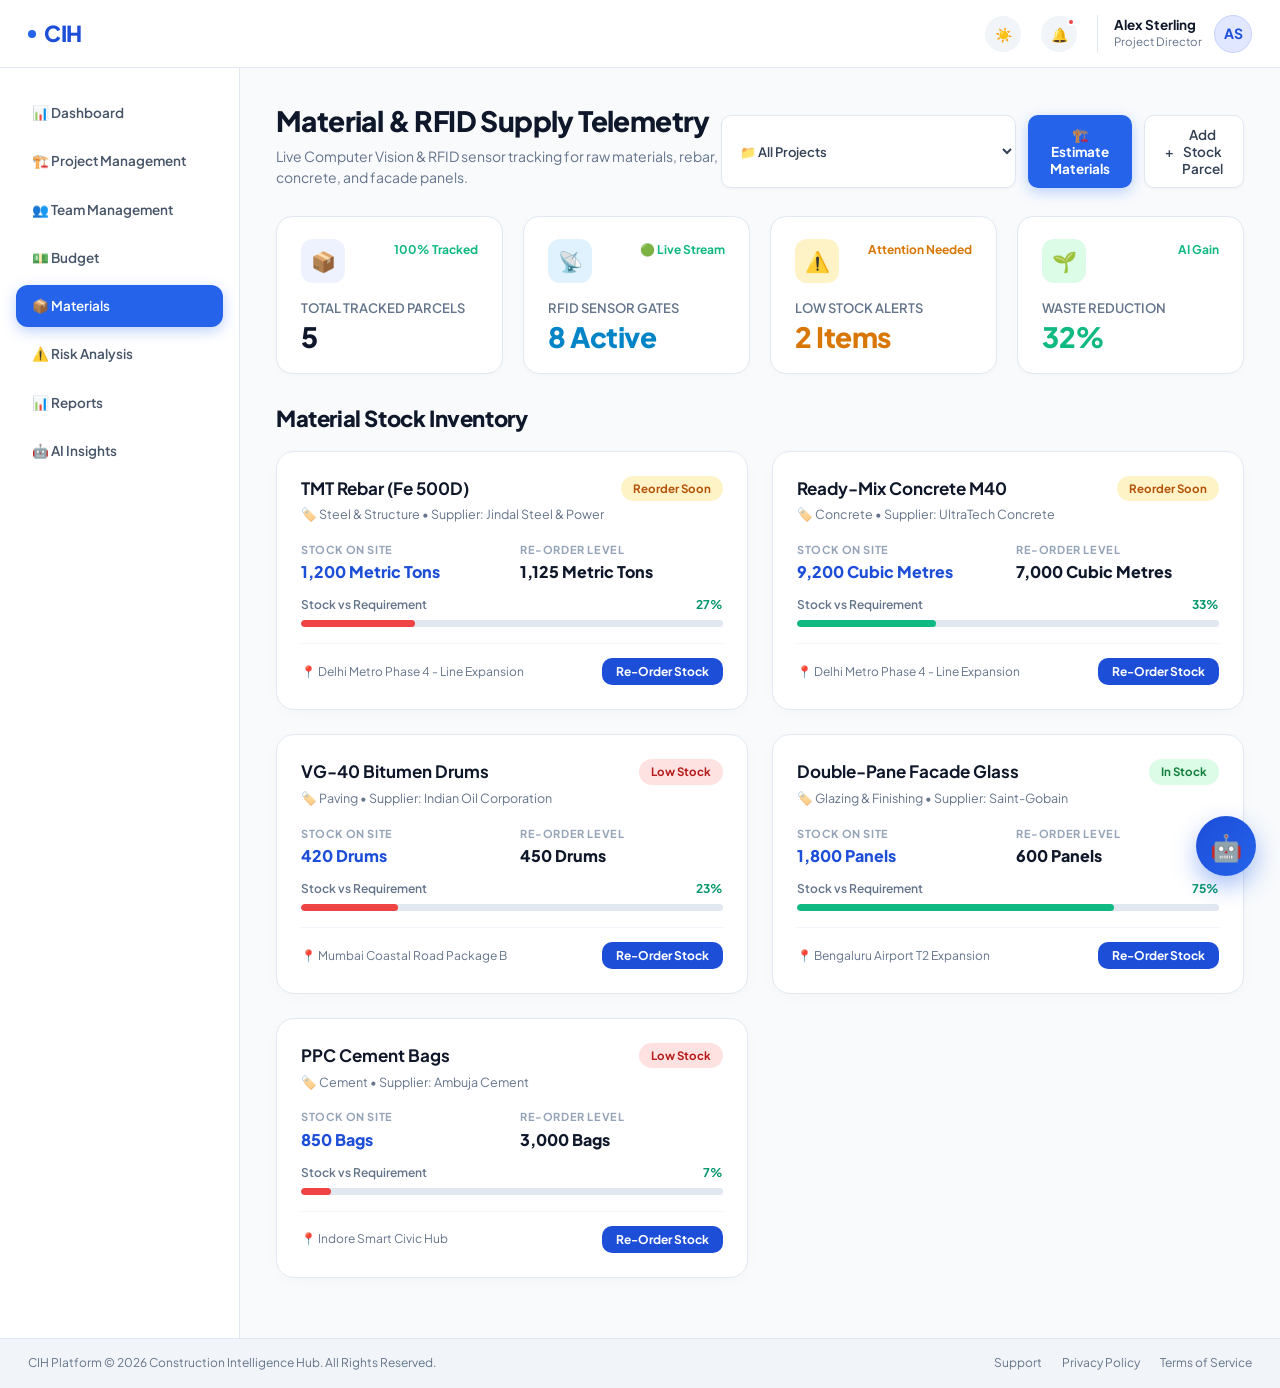
<file: materials.html>
<!DOCTYPE html>
<html lang="en">

<head>
    <meta charset="UTF-8">
    <meta name="viewport" content="width=device-width, initial-scale=1.0">
    <title>CIH | Material & RFID Supply Telemetry</title>
    <link rel="stylesheet" href="styles/style.css">
    <link rel="icon"
        href="data:image/svg+xml,<svg xmlns=%22http://www.w3.org/2000/svg%22 viewBox=%220 0 100 100%22><text y=%22.9em%22 font-size=%2290%22>🏗️</text></svg>">
</head>

<body style="background: #F8FAFC; margin: 0; padding: 0;">

    <div class="dash-app">
        <!-- TOP GLOBAL HEADER -->
        <header class="dash-header">
            <div class="dash-header-left">
                <a href="index.html" class="logo" title="Back to Landing Page">
                    <span class="logo-dot"></span> CIH
                </a>
            </div>

            <div class="dash-header-right">
                <button class="icon-btn" title="Toggle Light/Dark Theme">☀️</button>
                <div style="position: relative;">
                    <button class="icon-btn" title="Notifications">🔔</button>
                    <span
                        style="position: absolute; top: 2px; right: 2px; width: 8px; height: 8px; background: #EF4444; border-radius: 50%; border: 2px solid #FFF;"></span>
                </div>
                <div class="dash-user-profile" onclick="window.location.href='profile.html'" style="cursor: pointer;"
                    title="View User Profile & Account Settings">
                    <div>
                        <div class="dash-user-name">Alex Sterling</div>
                        <div class="dash-user-role">Project Director</div>
                    </div>
                    <div class="dash-user-avatar">AS</div>
                </div>
            </div>
        </header>

        <!-- LEFT SIDEBAR -->
        <aside class="dash-sidebar">
            <ul class="dash-menu">
                <li><a href="dashboard.html" class="dash-menu-item">📊 Dashboard</a></li>
                <li><a href="project-management.html" class="dash-menu-item">🏗️ Project Management</a></li>
                <li><a href="team-management.html" class="dash-menu-item">👥 Team Management</a></li>
                <li><a href="budget.html" class="dash-menu-item">💵 Budget</a></li>
                <li><a href="materials.html" class="dash-menu-item active">📦 Materials</a></li>
                <li><a href="risk-analysis.html" class="dash-menu-item">⚠️ Risk Analysis</a></li>
                <li><a href="reports.html" class="dash-menu-item">📊 Reports</a></li>
                <li><a href="ai-insights.html" class="dash-menu-item">🤖 AI Insights</a></li>
            </ul>


        </aside>

        <!-- MAIN MATERIALS CONTENT -->
        <main class="dash-main">
            <div class="dash-top-title-row">
                <div>
                    <h1 class="dash-page-title">Material & RFID Supply Telemetry</h1>
                    <p class="dash-page-sub">Live Computer Vision & RFID sensor tracking for raw materials, rebar,
                        concrete, and facade panels.</p>
                </div>
                <div class="dash-filter-controls">
                    <select class="dash-btn-filter" id="materialProjectFilter" onchange="filterMaterialsByProject()"
                        style="padding: 9px 14px; font-weight: 600;">
                        <option value="all">📁 All Projects (Portfolio Stock)</option>
                    </select>
                    <button class="kpi-btn-primary" style="background: #2563EB; color: #FFFFFF;"
                        onclick="openModal('materialEstimatorModal')">🏗️ Estimate Materials</button>
                    <button class="kpi-btn-secondary" onclick="openModal('addMaterialModal')">
                        <span>+</span> Add Stock Parcel
                    </button>
                </div>
            </div>

            <!-- AI MATERIAL ESTIMATION GENERATED OUTPUT BOX (HIDDEN ON PAGE LOAD, SHOWN ON BUTTON PRESS) -->
            <div id="aiMatOutputContainer" style="margin-bottom: 28px; display: none;">
                <div class="ai-output-box" id="aiMatOutputBox" style="display: none;">
                    <!-- Dynamically populated when user presses "Calculate AI Material Quantities" -->
                </div>
            </div>

            <!-- MATERIAL KPI CARDS GRID -->
            <div class="kpi-cards-grid" style="grid-template-columns: repeat(4, 1fr); margin-bottom: 28px;">
                <div class="kpi-card">
                    <div class="kpi-card-header">
                        <div class="kpi-icon-box" style="background: #EEF2FF; color: #4F46E5;">📦</div>
                        <span class="kpi-badge badge-green">100% Tracked</span>
                    </div>
                    <div class="kpi-card-body">
                        <div class="kpi-label">TOTAL TRACKED PARCELS</div>
                        <div class="kpi-value" id="kpiMatParcels">—</div>
                    </div>
                </div>

                <div class="kpi-card">
                    <div class="kpi-card-header">
                        <div class="kpi-icon-box" style="background: #E0F2FE; color: #0284C7;">📡</div>
                        <span class="kpi-badge badge-green">🟢 Live Stream</span>
                    </div>
                    <div class="kpi-card-body">
                        <div class="kpi-label">RFID SENSOR GATES</div>
                        <div class="kpi-value" style="color: #0284C7;">8 Active</div>
                    </div>
                </div>

                <div class="kpi-card">
                    <div class="kpi-card-header">
                        <div class="kpi-icon-box" style="background: #FEF3C7; color: #D97706;">⚠️</div>
                        <span class="kpi-badge badge-amber">Attention Needed</span>
                    </div>
                    <div class="kpi-card-body">
                        <div class="kpi-label">LOW STOCK ALERTS</div>
                        <div class="kpi-value" id="kpiMatLowStock" style="color: #D97706;">—</div>
                    </div>
                </div>

                <div class="kpi-card">
                    <div class="kpi-card-header">
                        <div class="kpi-icon-box" style="background: #DCFCE7; color: #15803D;">🌱</div>
                        <span class="kpi-badge badge-green">AI Gain</span>
                    </div>
                    <div class="kpi-card-body">
                        <div class="kpi-label">WASTE REDUCTION</div>
                        <div class="kpi-value" id="kpiMatWaste" style="color: #10B981;">—</div>
                    </div>
                </div>
            </div>



            <!-- MATERIAL INVENTORY GRID -->
            <h2 class="analytics-title" style="margin-bottom: 16px;">Material Stock Inventory</h2>
            <div class="dash-project-grid" id="materialsGrid">
                <!-- Dynamically rendered by main.js initMaterialsPage() -->
            </div>
        </main>

        <!-- DASHBOARD FOOTER -->
        <footer class="dash-footer">
            <div>CIH Platform &copy; 2026 Construction Intelligence Hub. All Rights Reserved.</div>
            <div style="display: flex; gap: 20px;">
                <a href="#" style="color: #64748B; text-decoration: none;">Support</a>
                <a href="#" style="color: #64748B; text-decoration: none;">Privacy Policy</a>
                <a href="#" style="color: #64748B; text-decoration: none;">Terms of Service</a>
            </div>
        </footer>
    </div>

    <!-- AI MATERIAL ESTIMATOR — 3-STEP INTERACTIVE WIZARD -->
    <div class="modal-overlay" id="materialEstimatorModal">
        <div class="modal-content mat-wizard-modal">
            <button class="modal-close" onclick="closeModal('materialEstimatorModal')">✕</button>

            <div class="mat-wizard-header">
                <div class="mat-wizard-header-icon">🏗️</div>
                <div>
                    <h3 class="mat-wizard-title">AI Material Estimator</h3>
                    <p class="mat-wizard-subtitle">3-step wizard · dimensions, structure, and finish quality feed Llama 3.2 for a full BOQ.</p>
                </div>
            </div>

            <div class="mat-wizard-progress" id="matWizardProgress" aria-label="Estimation progress">
                <div class="mat-wizard-progress-step active" data-progress="1">
                    <span class="mat-wizard-progress-num">1</span>
                    <span class="mat-wizard-progress-label">Dimensions &amp; Area</span>
                </div>
                <div class="mat-wizard-progress-line" data-line="1"></div>
                <div class="mat-wizard-progress-step" data-progress="2">
                    <span class="mat-wizard-progress-num">2</span>
                    <span class="mat-wizard-progress-label">Structure &amp; Floors</span>
                </div>
                <div class="mat-wizard-progress-line" data-line="2"></div>
                <div class="mat-wizard-progress-step" data-progress="3">
                    <span class="mat-wizard-progress-num">3</span>
                    <span class="mat-wizard-progress-label">Finish &amp; Quality</span>
                </div>
            </div>

            <div class="mat-wizard-form" id="matWizardForm">

                <!-- STEP 1: Dimensions & Area -->
                <div class="mat-wizard-step is-active" data-step="1">
                    <div class="mat-wizard-question">
                        <div class="mat-wizard-q-label">
                            <span class="mat-wizard-q-num">1</span>
                            <span>Building footprint dimensions</span>
                        </div>
                        <div class="mat-wizard-row">
                            <div style="flex:1;">
                                <label class="mat-wizard-input-label" for="wizMatLength">Length (m)</label>
                                <input type="number" class="form-input mat-wizard-input" id="wizMatLength"
                                    placeholder="e.g. 12" min="0.5" step="0.1" oninput="updateWizardLiveMetrics()">
                            </div>
                            <div style="flex:1;">
                                <label class="mat-wizard-input-label" for="wizMatWidth">Width (m)</label>
                                <input type="number" class="form-input mat-wizard-input" id="wizMatWidth"
                                    placeholder="e.g. 9" min="0.5" step="0.1" oninput="updateWizardLiveMetrics()">
                            </div>
                            <div style="flex:1;">
                                <label class="mat-wizard-input-label" for="wizMatHeight">Floor Height (m)</label>
                                <input type="number" class="form-input mat-wizard-input" id="wizMatHeight"
                                    placeholder="e.g. 3" min="2" step="0.1" value="3" oninput="updateWizardLiveMetrics()">
                            </div>
                        </div>
                        <div class="mat-live-metric" id="wizFootprintMetric">
                            Footprint Area: <strong>—</strong>
                        </div>
                        <div class="mat-wizard-hint">Length × Width is calculated live in m² and sq ft. All three values must be greater than 0.</div>
                    </div>
                    <div class="mat-wizard-question">
                        <div class="mat-wizard-q-label">
                            <span class="mat-wizard-q-num">•</span>
                            <span>Project name <em style="font-weight:500;color:#94A3B8;">(optional)</em></span>
                        </div>
                        <input type="text" class="form-input mat-wizard-input" id="wizMatProjectName"
                            placeholder="e.g. My Villa in Pune" autocomplete="off">
                        <input type="hidden" id="wizMatLocation" value="Active Site">
                    </div>
                </div>

                <!-- STEP 2: Structure & Floors -->
                <div class="mat-wizard-step" data-step="2">
                    <div class="mat-wizard-question">
                        <div class="mat-wizard-q-label">
                            <span class="mat-wizard-q-num">2</span>
                            <span>Number of floors</span>
                        </div>
                        <div class="mat-wizard-stepper" style="max-width: 280px;">
                            <button type="button" class="mat-stepper-btn" onclick="changeFloors(-1)">−</button>
                            <input type="number" class="form-input mat-wizard-input mat-stepper-input" id="wizMatFloors" value="2" min="1" max="100" readonly>
                            <button type="button" class="mat-stepper-btn" onclick="changeFloors(1)">+</button>
                        </div>
                        <div class="mat-wizard-floors-hint" id="wizFloorsHint">G + 1 Floor</div>
                    </div>
                    <div class="mat-wizard-question">
                        <div class="mat-wizard-q-label">
                            <span class="mat-wizard-q-num">2</span>
                            <span>Building structure type</span>
                        </div>
                        <div class="mat-tile-grid" id="wizStructureGrid">
                            <button type="button" class="mat-tile-card" data-value="Residential House" onclick="selectWizardOption('wizMatStructure', 'Residential House', this)">
                                <span class="mat-tile-icon">🏠</span>
                                <span class="mat-tile-title">Residential House</span>
                                <span class="mat-tile-desc">RCC frame · isolated footings · typical villa / apartment</span>
                            </button>
                            <button type="button" class="mat-tile-card" data-value="Commercial / Office" onclick="selectWizardOption('wizMatStructure', 'Commercial / Office', this)">
                                <span class="mat-tile-icon">🏢</span>
                                <span class="mat-tile-title">Commercial / Office</span>
                                <span class="mat-tile-desc">RCC frame · raft foundation · office / mixed-use</span>
                            </button>
                            <button type="button" class="mat-tile-card" data-value="Industrial / Warehouse" onclick="selectWizardOption('wizMatStructure', 'Industrial / Warehouse', this)">
                                <span class="mat-tile-icon">🏭</span>
                                <span class="mat-tile-title">Industrial / Warehouse</span>
                                <span class="mat-tile-desc">Steel frame · pile foundation · sheds &amp; plants</span>
                            </button>
                        </div>
                        <input type="hidden" id="wizMatStructure" value="">
                    </div>
                    <div class="mat-live-metric" id="wizBuiltUpMetric">
                        Total Built-Up Area: <strong>—</strong>
                    </div>
                </div>

                <!-- STEP 3: Finish & Quality -->
                <div class="mat-wizard-step" data-step="3">
                    <div class="mat-wizard-question">
                        <div class="mat-wizard-q-label">
                            <span class="mat-wizard-q-num">3</span>
                            <span>Quality / specification level</span>
                        </div>
                        <div class="mat-tile-grid mat-tile-grid-quality" id="wizQualityGrid">
                            <button type="button" class="mat-tile-card" data-value="Economy" onclick="selectWizardOption('wizMatQuality', 'Economy', this)">
                                <span class="mat-tile-icon">⭐</span>
                                <span class="mat-tile-title">Economy / Basic</span>
                                <span class="mat-tile-desc">M20 concrete · Fe415 steel · basic finishes · ~3.5 kg/sq ft steel</span>
                            </button>
                            <button type="button" class="mat-tile-card selected" data-value="Standard" onclick="selectWizardOption('wizMatQuality', 'Standard', this)">
                                <span class="mat-tile-icon">⭐⭐</span>
                                <span class="mat-tile-title">Standard / Premium</span>
                                <span class="mat-tile-desc">M25 concrete · Fe500 steel · premium finishes · ~4.2 kg/sq ft steel</span>
                            </button>
                            <button type="button" class="mat-tile-card" data-value="Luxury" onclick="selectWizardOption('wizMatQuality', 'Luxury', this)">
                                <span class="mat-tile-icon">✨</span>
                                <span class="mat-tile-title">Luxury / High-End</span>
                                <span class="mat-tile-desc">M30+ concrete · Fe550 steel · custom finishes · ~5.0 kg/sq ft steel</span>
                            </button>
                        </div>
                        <input type="hidden" id="wizMatQuality" value="Standard">
                    </div>
                    <div class="mat-wizard-question">
                        <div class="mat-wizard-q-label">
                            <span class="mat-wizard-q-num">3</span>
                            <span>Wastage margin overhead</span>
                        </div>
                        <div class="mat-tile-grid mat-tile-grid-wastage" id="wizWastageGrid">
                            <button type="button" class="mat-tile-card" data-value="5%" onclick="selectWizardOption('wizMatWastage', '5%', this)">
                                <span class="mat-tile-title">5%</span>
                                <span class="mat-tile-desc">Tight site control</span>
                            </button>
                            <button type="button" class="mat-tile-card selected" data-value="10%" onclick="selectWizardOption('wizMatWastage', '10%', this)">
                                <span class="mat-tile-title">10%</span>
                                <span class="mat-tile-desc">Typical site buffer</span>
                            </button>
                            <button type="button" class="mat-tile-card" data-value="15%" onclick="selectWizardOption('wizMatWastage', '15%', this)">
                                <span class="mat-tile-title">15%</span>
                                <span class="mat-tile-desc">Complex / remote site</span>
                            </button>
                        </div>
                        <input type="hidden" id="wizMatWastage" value="10%">
                    </div>
                </div>

            </div>

            <div class="mat-wizard-footer">
                <button type="button" class="mat-wizard-nav-btn" id="matWizardBackBtn" onclick="wizardBack()" disabled>← Back</button>
                <div class="mat-wizard-footer-hint" id="matWizardFooterHint">Step 1 of 3 · Enter length, width and floor height</div>
                <button type="button" class="mat-wizard-nav-btn mat-wizard-nav-btn-primary" id="matWizardNextBtn" onclick="wizardNext()">Next →</button>
                <button type="button" class="mat-wizard-submit-btn" id="matWizardSubmitBtn" onclick="submitMaterialWizard()" style="display:none;">
                    <span class="mat-wizard-btn-icon">🚀</span>
                    Calculate AI Quantities &amp; Cost Breakdown
                </button>
            </div>

        </div>
    </div>

    <!-- ADD MATERIAL MODAL -->
    <div class="modal-overlay" id="addMaterialModal">
        <div class="modal-content" style="max-width: 560px;">
            <button class="modal-close" onclick="closeModal('addMaterialModal')">✕</button>
            <h3 style="font-size: 20px; font-weight: 700; margin-bottom: 4px;">📦 Add Material Inventory Parcel</h3>
            <p style="font-size: 13px; color: #64748B; margin-bottom: 20px;">Register new supply stock parcel and assign
                RFID tag.</p>

            <div class="form-group">
                <label class="form-label">Material Name *</label>
                <input type="text" class="form-input" id="newMatName" placeholder="e.g. Portland Cement Bags">
            </div>

            <div style="display: grid; grid-template-columns: 1fr 1fr; gap: 14px;">
                <div class="form-group">
                    <label class="form-label">Category</label>
                    <select class="form-input" id="newMatCategory">
                        <option value="Steel & Rebar">Steel & Rebar</option>
                        <option value="Concrete">Concrete</option>
                        <option value="Glass & Glazing">Glass & Glazing</option>
                        <option value="Cement">Cement</option>
                    </select>
                </div>

                <div class="form-group">
                    <label class="form-label">Assigned Project</label>
                    <select class="form-input" id="newMatProj">
                    </select>
                </div>

                <div class="form-group">
                    <label class="form-label">Stock Quantity</label>
                    <input type="text" class="form-input" id="newMatQty" placeholder="e.g. 1,500 Bags">
                </div>

                <div class="form-group">
                    <label class="form-label">Supplier / Vendor</label>
                    <input type="text" class="form-input" id="newMatSupplier" placeholder="e.g. UltraTech Cement">
                </div>
            </div>

            <button class="btn-primary" style="width: 100%; justify-content: center; margin-top: 10px; padding: 12px;"
                onclick="handleCreateMaterial()">Register Material Stock</button>
        </div>
    </div>

    <!-- PROJECT WORKSPACE DETAIL MODAL -->
    <div class="modal-overlay" id="projectDetailModal">
        <div class="modal-content" style="max-width: 680px; max-height: 90vh; overflow-y: auto;"
            id="projectDetailContent">
            <!-- Dynamically populated by main.js handleOpenProject() -->
        </div>
    </div>

    <!-- GLOBAL FLOATING AI CHATBOT WIDGET -->
    <button class="cih-floating-widget-btn" onclick="toggleAIChat()"
        title="Open Local AI Chatbot (Llama 3.2)">🤖</button>
    <div class="cih-chat-window" id="cihFloatingChatWindow" style="display: none;">
        <div class="cih-chat-header">
            <div>
                <div class="cih-chat-header-title">🤖 CIH AI Assistant</div>
                <div class="cih-chat-header-sub">Powered by Llama 3.2 (Offline Engine)</div>
            </div>
            <button style="background: none; border: none; color: #FFF; font-size: 18px; cursor: pointer;"
                onclick="toggleAIChat()">✕</button>
        </div>
        <div class="cih-chat-body" id="cihFloatingChatBody">
            <div class="chat-bubble chat-bubble-ai">
                Hello! I am your local AI assistant running offline via **Llama 3.2**. Ask me any question about your
                active construction projects, budget risks, or material stock!
            </div>
        </div>
        <div class="cih-chat-footer">
            <input type="text" class="cih-chat-input" id="cihFloatingChatInput" placeholder="Ask AI assistant..."
                onkeypress="if(event.key==='Enter') sendFloatingChatMessage()">
            <button class="cih-chat-send" onclick="sendFloatingChatMessage()">Send</button>
        </div>
    </div>

    <!-- AI MODULE SCRIPTS -->
    <script src="ai/config.js?v=26.0"></script>
    <script src="ai/utils.js?v=26.0"></script>
    <script src="ai/prompt_manager.js?v=30.0"></script>
    <script src="ai/ollama_client.js?v=30.0"></script>
    <script src="ai/ai_service.js?v=30.0"></script>

    <!-- APP CORE SCRIPTS -->
    <script src="js/data.js?v=30.0"></script>
    <script src="js/main.js?v=30.0"></script>
</body>

</html>
</file>
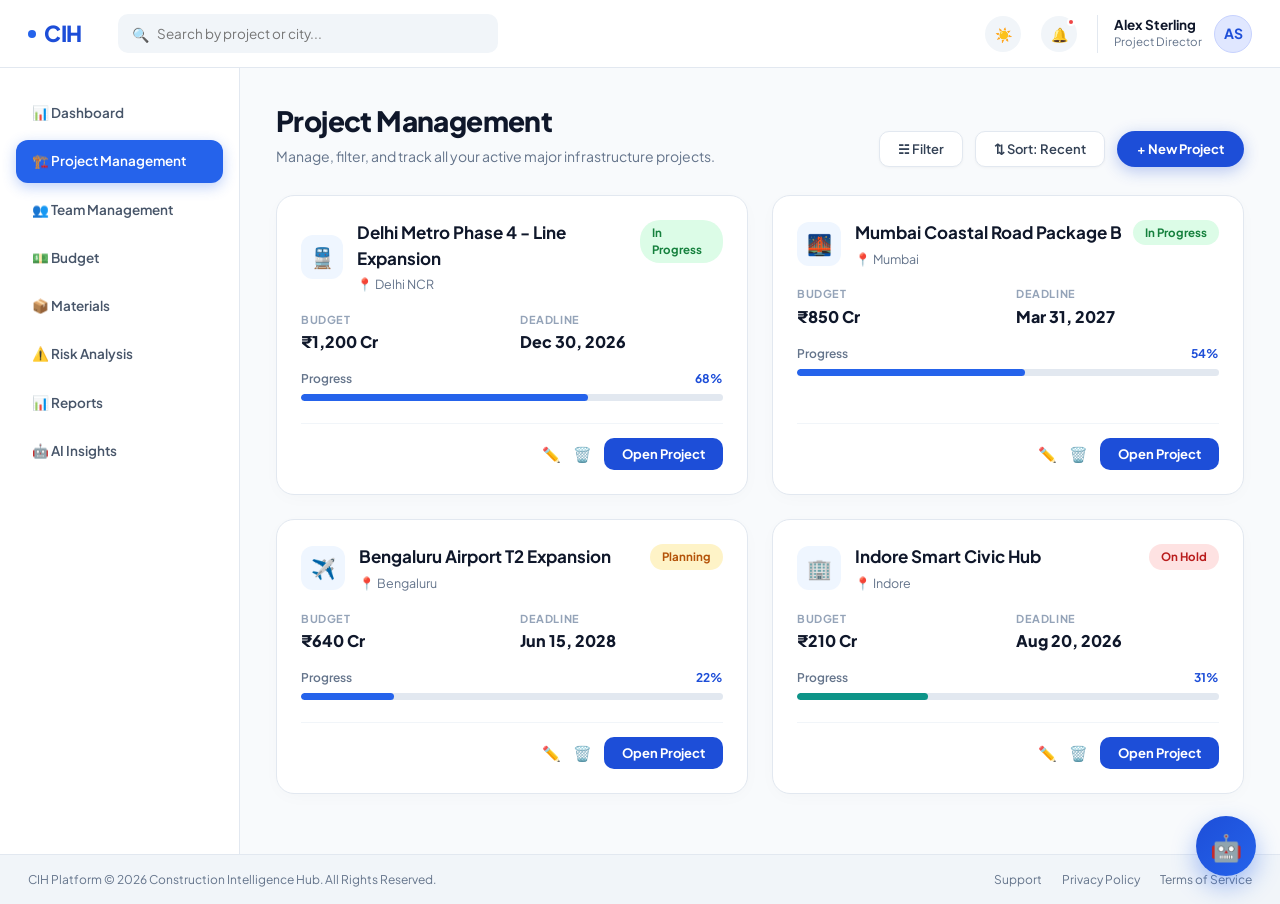
<file: project-management.html>
<!DOCTYPE html>
<html lang="en">
<head>
    <meta charset="UTF-8">
    <meta name="viewport" content="width=device-width, initial-scale=1.0">
    <title>CIH | Project Management</title>
    <link rel="stylesheet" href="styles/style.css">
    <link rel="icon" href="data:image/svg+xml,<svg xmlns=%22http://www.w3.org/2000/svg%22 viewBox=%220 0 100 100%22><text y=%22.9em%22 font-size=%2290%22>🏗️</text></svg>">
</head>
<body style="background: #F8FAFC; margin: 0; padding: 0;">

    <div class="dash-app">
        <!-- TOP GLOBAL HEADER -->   
        <header class="dash-header">
            <div class="dash-header-left">
                <a href="index.html" class="logo" title="Back to Landing Page">
                    <span class="logo-dot"></span> CIH
                </a>
                <div class="dash-search-container">
                    <span class="dash-search-icon">🔍</span>
                    <input type="text" class="dash-search-input" id="projectSearch" placeholder="Search by project or city..." oninput="filterProjects()">
                </div>
            </div>

            <div class="dash-header-right">
                <button class="icon-btn" title="Toggle Light/Dark Theme">☀️</button>
                <div style="position: relative;">
                    <button class="icon-btn" title="Notifications">🔔</button>
                    <span style="position: absolute; top: 2px; right: 2px; width: 8px; height: 8px; background: #EF4444; border-radius: 50%; border: 2px solid #FFF;"></span>
                </div>
                <div class="dash-user-profile" onclick="window.location.href='profile.html'" style="cursor: pointer;" title="View User Profile & Account Settings">
                    <div>
                        <div class="dash-user-name">Alex Sterling</div>
                        <div class="dash-user-role">Project Director</div>
                    </div>
                    <div class="dash-user-avatar">AS</div>
                </div>
            </div>
        </header>

        <!-- LEFT SIDEBAR -->
        <aside class="dash-sidebar">
            <ul class="dash-menu">
                <li><a href="dashboard.html" class="dash-menu-item">📊 Dashboard</a></li>
                <li><a href="project-management.html" class="dash-menu-item active">🏗️ Project Management</a></li>
                <li><a href="team-management.html" class="dash-menu-item">👥 Team Management</a></li>
                <li><a href="budget.html" class="dash-menu-item">💵 Budget</a></li>
                <li><a href="materials.html" class="dash-menu-item">📦 Materials</a></li>
                <li><a href="risk-analysis.html" class="dash-menu-item">⚠️ Risk Analysis</a></li>
                <li><a href="reports.html" class="dash-menu-item">📊 Reports</a></li>
                <li><a href="ai-insights.html" class="dash-menu-item">🤖 AI Insights</a></li>
            </ul>


        </aside>

        <!-- MAIN PROJECT MANAGEMENT CONTENT -->
        <main class="dash-main">
            <div class="dash-top-title-row">
                <div>
                    <h1 class="dash-page-title">Project Management</h1>
                    <p class="dash-page-sub">Manage, filter, and track all your active major infrastructure projects.</p>
                </div>
                <div class="dash-filter-controls">
                    <button class="dash-btn-filter" onclick="alert('Filter menu opened')">☵ Filter</button>
                    <button class="dash-btn-filter" onclick="alert('Sorting options: Recent, Budget, Progress')">⇅ Sort: Recent</button>
                    <button class="btn-primary" style="padding: 9px 20px; font-size: 13px;" onclick="openModal('newProjectModal')">
                        + New Project
                    </button>
                </div>
            </div>

            <!-- PROJECT CARDS GRID -->
            <div class="dash-project-grid" id="projectGrid">
                <!-- Dynamically rendered by js/main.js using CIH_DATASET.projects -->
            </div>


        </main>

        <!-- DASHBOARD FOOTER -->
        <footer class="dash-footer">
            <div>CIH Platform &copy; 2026 Construction Intelligence Hub. All Rights Reserved.</div>
            <div style="display: flex; gap: 20px;">
                <a href="#" style="color: #64748B; text-decoration: none;">Support</a>
                <a href="#" style="color: #64748B; text-decoration: none;">Privacy Policy</a>
                <a href="#" style="color: #64748B; text-decoration: none;">Terms of Service</a>
            </div>
        </footer>
    </div>

    <!-- NEW PROJECT MODAL -->
    <div class="modal-overlay" id="newProjectModal">
        <div class="modal-content" style="max-width: 600px; max-height: 90vh; overflow-y: auto;">
            <button class="modal-close" onclick="closeModal('newProjectModal')">✕</button>
            <h3 style="font-size: 20px; font-weight: 700; margin-bottom: 4px;">➕ Create New Infrastructure Project</h3>
            <p style="font-size: 13px; color: #64748B; margin-bottom: 20px;">Initialize AI telemetry and track real-time metrics for a new job site.</p>
            
            <div style="display: grid; grid-template-columns: 1fr 1fr; gap: 14px;">
                <div class="form-group" style="grid-column: span 2;">
                    <label class="form-label">Project Name *</label>
                    <input type="text" class="form-input" id="newProjName" placeholder="e.g. Hyderabad Metro Line 3">
                </div>

                <div class="form-group">
                    <label class="form-label">Category / Sector</label>
                    <select class="form-input" id="newProjCategory">
                        <option value="transit">🚆 Transit & Railway</option>
                        <option value="highway">🛣️ Highway & Bridges</option>
                        <option value="commercial">🏢 Commercial Hub</option>
                        <option value="airport">✈️ Airport & Aviation</option>
                        <option value="infrastructure" selected>🏗️ Infrastructure</option>
                    </select>
                </div>

                <div class="form-group">
                    <label class="form-label">Location / City</label>
                    <input type="text" class="form-input" id="newProjCity" placeholder="e.g. Hyderabad, India">
                </div>

                <div class="form-group">
                    <label class="form-label">Project Status</label>
                    <select class="form-input" id="newProjStatus">
                        <option value="In Progress" selected>🟢 In Progress</option>
                        <option value="Planning">🟡 Planning</option>
                        <option value="On Hold">🔴 On Hold</option>
                        <option value="Completed">✅ Completed</option>
                    </select>
                </div>

                <div class="form-group">
                    <label class="form-label">Estimated Budget (₹ Cr)</label>
                    <input type="number" class="form-input" id="newProjBudget" placeholder="e.g. 5000">
                </div>

                <div class="form-group">
                    <label class="form-label">Target Completion Date</label>
                    <input type="date" class="form-input" id="newProjDeadline">
                </div>

                <div class="form-group">
                    <label class="form-label">Initial Progress (%)</label>
                    <input type="number" class="form-input" id="newProjProgress" min="0" max="100" placeholder="10" value="10">
                </div>

                <div class="form-group" style="grid-column: span 2;">
                    <label class="form-label">Project Lead / Director</label>
                    <input type="text" class="form-input" id="newProjLead" placeholder="e.g. Alex Sterling">
                </div>

                <div class="form-group" style="grid-column: span 2;">
                    <label class="form-label">Scope & Key Highlights</label>
                    <textarea class="form-input" id="newProjDesc" rows="2" placeholder="Brief details regarding materials, site scope, and timeline..."></textarea>
                </div>
            </div>

            <button class="btn-primary" style="width: 100%; justify-content: center; margin-top: 10px; padding: 12px;" onclick="handleCreateNewProject()">Create Project</button>
        </div>
    </div>

    <!-- PROJECT WORKSPACE DETAIL MODAL -->
    <div class="modal-overlay" id="projectDetailModal">
        <div class="modal-content" style="max-width: 680px; max-height: 90vh; overflow-y: auto;" id="projectDetailContent">
            <!-- Dynamically populated by main.js handleOpenProject() -->
        </div>
    </div>

    <!-- GLOBAL FLOATING AI CHATBOT WIDGET -->
    <button class="cih-floating-widget-btn" onclick="toggleAIChat()" title="Open Local AI Chatbot (Llama 3.2)">🤖</button>
    <div class="cih-chat-window" id="cihFloatingChatWindow" style="display: none;">
        <div class="cih-chat-header">
            <div>
                <div class="cih-chat-header-title">🤖 CIH AI Assistant</div>
                <div class="cih-chat-header-sub">Powered by Llama 3.2 (Offline Engine)</div>
            </div>
            <button style="background: none; border: none; color: #FFF; font-size: 18px; cursor: pointer;" onclick="toggleAIChat()">✕</button>
        </div>
        <div class="cih-chat-body" id="cihFloatingChatBody">
            <div class="chat-bubble chat-bubble-ai">
                Hello! I am your local AI assistant running offline via **Llama 3.2**. Ask me any question about your active construction projects, budget risks, or material stock!
            </div>
        </div>
        <div class="cih-chat-footer">
            <input type="text" class="cih-chat-input" id="cihFloatingChatInput" placeholder="Ask AI assistant..." onkeypress="if(event.key==='Enter') sendFloatingChatMessage()">
            <button class="cih-chat-send" onclick="sendFloatingChatMessage()">Send</button>
        </div>
    </div>

    <!-- AI MODULE SCRIPTS -->
    <script src="ai/config.js?v=4.0"></script>
    <script src="ai/ollama_client.js?v=30.0"></script>
    <script src="ai/prompt_manager.js?v=30.0"></script>
    <script src="ai/utils.js?v=4.0"></script>
    <script src="ai/ai_service.js?v=30.0"></script>

    <!-- APP CORE SCRIPTS -->
    <script src="js/data.js?v=30.0"></script>
    <script src="js/main.js?v=30.0"></script>
</body>
</html>
</file>
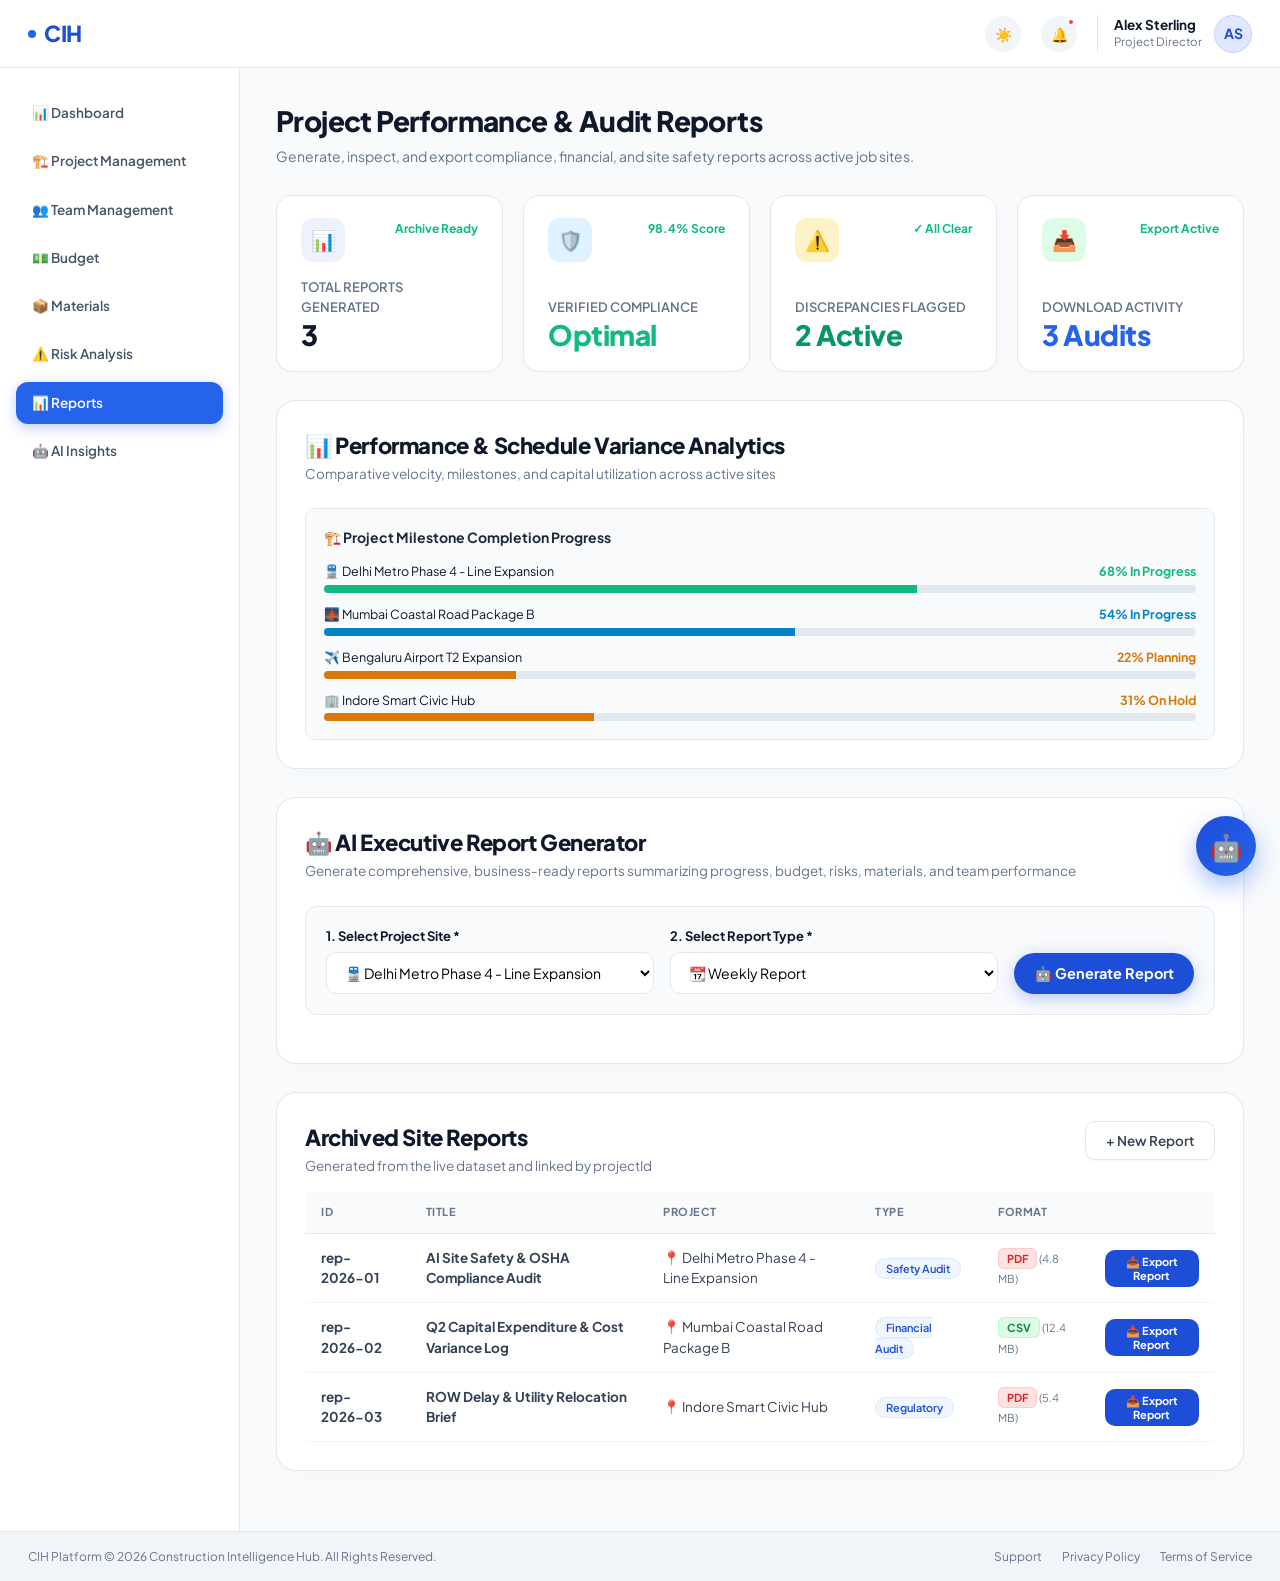
<file: reports.html>
<!DOCTYPE html>
<html lang="en">
<head>
    <meta charset="UTF-8">
    <meta name="viewport" content="width=device-width, initial-scale=1.0">
    <title>CIH | Project Performance & Audit Reports</title>
    <link rel="stylesheet" href="styles/style.css">
    <link rel="icon" href="data:image/svg+xml,<svg xmlns=%22http://www.w3.org/2000/svg%22 viewBox=%220 0 100 100%22><text y=%22.9em%22 font-size=%2290%22>🏗️</text></svg>">
</head>
<body style="background: #F8FAFC; margin: 0; padding: 0;">

    <div class="dash-app">
        <!-- TOP GLOBAL HEADER -->   
        <header class="dash-header">
            <div class="dash-header-left">
                <a href="index.html" class="logo" title="Back to Landing Page">
                    <span class="logo-dot"></span> CIH
                </a>
            </div>

            <div class="dash-header-right">
                <button class="icon-btn" title="Toggle Light/Dark Theme">☀️</button>
                <div style="position: relative;">
                    <button class="icon-btn" title="Notifications">🔔</button>
                    <span style="position: absolute; top: 2px; right: 2px; width: 8px; height: 8px; background: #EF4444; border-radius: 50%; border: 2px solid #FFF;"></span>
                </div>
                <div class="dash-user-profile" onclick="window.location.href='profile.html'" style="cursor: pointer;" title="View User Profile & Account Settings">
                    <div>
                        <div class="dash-user-name">Alex Sterling</div>
                        <div class="dash-user-role">Project Director</div>
                    </div>
                    <div class="dash-user-avatar">AS</div>
                </div>
            </div>
        </header>

        <!-- LEFT SIDEBAR -->
        <aside class="dash-sidebar">
            <ul class="dash-menu">
                <li><a href="dashboard.html" class="dash-menu-item">📊 Dashboard</a></li>
                <li><a href="project-management.html" class="dash-menu-item">🏗️ Project Management</a></li>
                <li><a href="team-management.html" class="dash-menu-item">👥 Team Management</a></li>
                <li><a href="budget.html" class="dash-menu-item">💵 Budget</a></li>
                <li><a href="materials.html" class="dash-menu-item">📦 Materials</a></li>
                <li><a href="risk-analysis.html" class="dash-menu-item">⚠️ Risk Analysis</a></li>
                <li><a href="reports.html" class="dash-menu-item active">📊 Reports</a></li>
                <li><a href="ai-insights.html" class="dash-menu-item">🤖 AI Insights</a></li>
            </ul>


        </aside>

        <!-- MAIN REPORTS CONTENT -->
        <main class="dash-main">
            <div class="dash-top-title-row">
                <div>
                    <h1 class="dash-page-title">Project Performance & Audit Reports</h1>
                    <p class="dash-page-sub">Generate, inspect, and export compliance, financial, and site safety reports across active job sites.</p>
                </div>
            </div>

            <!-- REPORTS KPI CARDS GRID -->
            <div class="kpi-cards-grid" style="grid-template-columns: repeat(4, 1fr); margin-bottom: 28px;">
                <div class="kpi-card">
                    <div class="kpi-card-header">
                        <div class="kpi-icon-box" style="background: #EEF2FF; color: #4F46E5;">📊</div>
                        <span class="kpi-badge badge-green">Archive Ready</span>
                    </div>
                    <div class="kpi-card-body">
                        <div class="kpi-label">TOTAL REPORTS GENERATED</div>
                        <div class="kpi-value" id="kpiRepTotal">—</div>
                    </div>
                </div>

                <div class="kpi-card">
                    <div class="kpi-card-header">
                        <div class="kpi-icon-box" style="background: #E0F2FE; color: #0284C7;">🛡️</div>
                        <span class="kpi-badge badge-green">98.4% Score</span>
                    </div>
                    <div class="kpi-card-body">
                        <div class="kpi-label">VERIFIED COMPLIANCE</div>
                        <div class="kpi-value" id="kpiRepVerified" style="color: #10B981;">—</div>
                    </div>
                </div>

                <div class="kpi-card">
                    <div class="kpi-card-header">
                        <div class="kpi-icon-box" style="background: #FEF3C7; color: #D97706;">⚠️</div>
                        <span class="kpi-badge badge-green">✓ All Clear</span>
                    </div>
                    <div class="kpi-card-body">
                        <div class="kpi-label">DISCREPANCIES FLAGGED</div>
                        <div class="kpi-value" id="kpiRepFlags" style="color: #059669;">—</div>
                    </div>
                </div>

                <div class="kpi-card">
                    <div class="kpi-card-header">
                        <div class="kpi-icon-box" style="background: #DCFCE7; color: #15803D;">📥</div>
                        <span class="kpi-badge badge-green">Export Active</span>
                    </div>
                    <div class="kpi-card-body">
                        <div class="kpi-label">DOWNLOAD ACTIVITY</div>
                        <div class="kpi-value" id="kpiRepExports" style="color: #2563EB;">—</div>
                    </div>
                </div>
            </div>

            <!-- PERFORMANCE ANALYTICS CHARTS (KEPT INTACT) -->
            <div class="analytics-container" style="margin-bottom: 28px;">
                <div class="analytics-header">
                    <div>
                        <h2 class="analytics-title">📊 Performance & Schedule Variance Analytics</h2>
                        <div class="analytics-sub">Comparative velocity, milestones, and capital utilization across active sites</div>
                    </div>
                </div>

                <div>
                    <!-- CHART: MILESTONE PROGRESS COMPARISON -->
                    <div style="background: #F8FAFC; border: 1px solid #E2E8F0; border-radius: 10px; padding: 18px;">
                        <h3 style="font-size: 14px; font-weight: 700; color: #1E293B; margin: 0 0 14px 0;">🏗️ Project Milestone Completion Progress</h3>
                        <div id="reportsMilestoneChart" style="display: flex; flex-direction: column; gap: 12px;">
                        </div>
                    </div>
                </div>
            </div>

            <!-- AI REPORT GENERATOR SECTION (BELOW CHARTS) -->
            <div class="analytics-container" style="margin-bottom: 28px;">
                <div class="analytics-header">
                    <div>
                        <h2 class="analytics-title">🤖 AI Executive Report Generator</h2>
                        <div class="analytics-sub">Generate comprehensive, business-ready reports summarizing progress, budget, risks, materials, and team performance</div>
                    </div>
                </div>

                <!-- CONTROLS: PROJECT & REPORT FREQUENCY SELECTORS -->
                <div style="display: grid; grid-template-columns: 1fr 1fr 180px; gap: 16px; align-items: flex-end; background: #F8FAFC; border: 1px solid #E2E8F0; border-radius: 12px; padding: 20px; margin-bottom: 20px;">
                    <div>
                        <label class="form-label" style="font-weight: 700;">1. Select Project Site *</label>
                        <select class="form-input" id="aiReportProjectSelect" style="background: #FFFFFF;">
                        </select>
                    </div>

                    <div>
                        <label class="form-label" style="font-weight: 700;">2. Select Report Type *</label>
                        <select class="form-input" id="aiReportFrequency" style="background: #FFFFFF;">
                            <option value="Daily Report">📅 Daily Report</option>
                            <option value="Weekly Report" selected>📆 Weekly Report</option>
                            <option value="Monthly Report">🗓️ Monthly Report</option>
                            <option value="Custom Report">📋 Custom Report</option>
                        </select>
                    </div>

                    <div>
                        <button class="btn-primary" style="width: 100%; justify-content: center; padding: 11px;" onclick="triggerAIReportGeneration()">
                            🤖 Generate Report
                        </button>
                    </div>
                </div>

                <!-- AI REPORT OUTPUT CONTAINER -->
                <div id="aiReportOutputBox" style="display: none;">
                    <!-- Dynamically populated by main.js triggerAIReportGeneration() -->
                </div>
            </div>

            <div class="analytics-container" style="margin-bottom: 28px;">
                <div class="analytics-header" style="margin-bottom: 16px;">
                    <div>
                        <h2 class="analytics-title">Archived Site Reports</h2>
                        <div class="analytics-sub">Generated from the live dataset and linked by projectId</div>
                    </div>
                    <button class="kpi-btn-secondary" onclick="openModal('addReportModal')">+ New Report</button>
                </div>
                <table class="cih-data-table" style="width: 100%;">
                    <thead>
                        <tr>
                            <th>ID</th>
                            <th>Title</th>
                            <th>Project</th>
                            <th>Type</th>
                            <th>Format</th>
                            <th></th>
                        </tr>
                    </thead>
                    <tbody id="reportsTableBody"></tbody>
                </table>
            </div>

        </main>

        <!-- DASHBOARD FOOTER -->
        <footer class="dash-footer">
            <div>CIH Platform &copy; 2026 Construction Intelligence Hub. All Rights Reserved.</div>
            <div style="display: flex; gap: 20px;">
                <a href="#" style="color: #64748B; text-decoration: none;">Support</a>
                <a href="#" style="color: #64748B; text-decoration: none;">Privacy Policy</a>
                <a href="#" style="color: #64748B; text-decoration: none;">Terms of Service</a>
            </div>
        </footer>
    </div>

    <!-- GENERATE REPORT MODAL -->
    <div class="modal-overlay" id="addReportModal">
        <div class="modal-content" style="max-width: 560px;">
            <button class="modal-close" onclick="closeModal('addReportModal')">✕</button>
            <h3 style="font-size: 20px; font-weight: 700; margin-bottom: 4px;">📊 Generate Custom Project Report</h3>
            <p style="font-size: 13px; color: #64748B; margin-bottom: 20px;">Compile site telemetry, safety metrics, and financial audits into an exportable document.</p>

            <div class="form-group">
                <label class="form-label">Report Title *</label>
                <input type="text" class="form-input" id="newRepTitle" placeholder="e.g. Q3 Site Safety & Materials Audit">
            </div>

            <div style="display: grid; grid-template-columns: 1fr 1fr; gap: 14px;">
                <div class="form-group">
                    <label class="form-label">Report Type</label>
                    <select class="form-input" id="newRepType">
                        <option value="Safety Audit">Safety Audit</option>
                        <option value="Financial Audit">Financial Audit</option>
                        <option value="Material Stream">Material Stream</option>
                        <option value="Equipment Audit">Equipment Audit</option>
                        <option value="Site Performance" selected>Site Performance</option>
                    </select>
                </div>

                <div class="form-group">
                    <label class="form-label">Target Project Site</label>
                    <select class="form-input" id="newRepProj">
                    </select>
                </div>

                <div class="form-group" style="grid-column: span 2;">
                    <label class="form-label">Export Format</label>
                    <select class="form-input" id="newRepFormat">
                        <option value="PDF" selected>📄 Portable Document Format (PDF)</option>
                        <option value="CSV">📊 Comma Separated Values (CSV)</option>
                        <option value="JSON">⚙️ JavaScript Object Notation (JSON)</option>
                    </select>
                </div>
            </div>

            <button class="btn-primary" style="width: 100%; justify-content: center; margin-top: 10px; padding: 12px;" onclick="handleCreateReport()">Generate & Export Report</button>
        </div>
    </div>

    <!-- PROJECT WORKSPACE DETAIL MODAL -->
    <div class="modal-overlay" id="projectDetailModal">
        <div class="modal-content" style="max-width: 680px; max-height: 90vh; overflow-y: auto;" id="projectDetailContent">
            <!-- Dynamically populated by main.js handleOpenProject() -->
        </div>
    </div>

    <!-- GLOBAL FLOATING AI CHATBOT WIDGET -->
    <button class="cih-floating-widget-btn" onclick="toggleAIChat()" title="Open Local AI Chatbot (Llama 3.2)">🤖</button>
    <div class="cih-chat-window" id="cihFloatingChatWindow" style="display: none;">
        <div class="cih-chat-header">
            <div>
                <div class="cih-chat-header-title">🤖 CIH AI Assistant</div>
                <div class="cih-chat-header-sub">Powered by Llama 3.2 (Offline Engine)</div>
            </div>
            <button style="background: none; border: none; color: #FFF; font-size: 18px; cursor: pointer;" onclick="toggleAIChat()">✕</button>
        </div>
        <div class="cih-chat-body" id="cihFloatingChatBody">
            <div class="chat-bubble chat-bubble-ai">
                Hello! I am your local AI assistant running offline via **Llama 3.2**. Ask me any question about your active construction projects, budget risks, or material stock!
            </div>
        </div>
        <div class="cih-chat-footer">
            <input type="text" class="cih-chat-input" id="cihFloatingChatInput" placeholder="Ask AI assistant..." onkeypress="if(event.key==='Enter') sendFloatingChatMessage()">
            <button class="cih-chat-send" onclick="sendFloatingChatMessage()">Send</button>
        </div>
    </div>

    <!-- AI MODULE SCRIPTS -->
    <script src="ai/config.js?v=7.0"></script>
    <script src="ai/ollama_client.js?v=30.0"></script>
    <script src="ai/prompt_manager.js?v=30.0"></script>
    <script src="ai/utils.js?v=7.0"></script>
    <script src="ai/ai_service.js?v=30.0"></script>

    <!-- APP CORE SCRIPTS -->
    <script src="js/data.js?v=30.0"></script>
    <script src="js/main.js?v=30.0"></script>
</body>
</html>
</file>
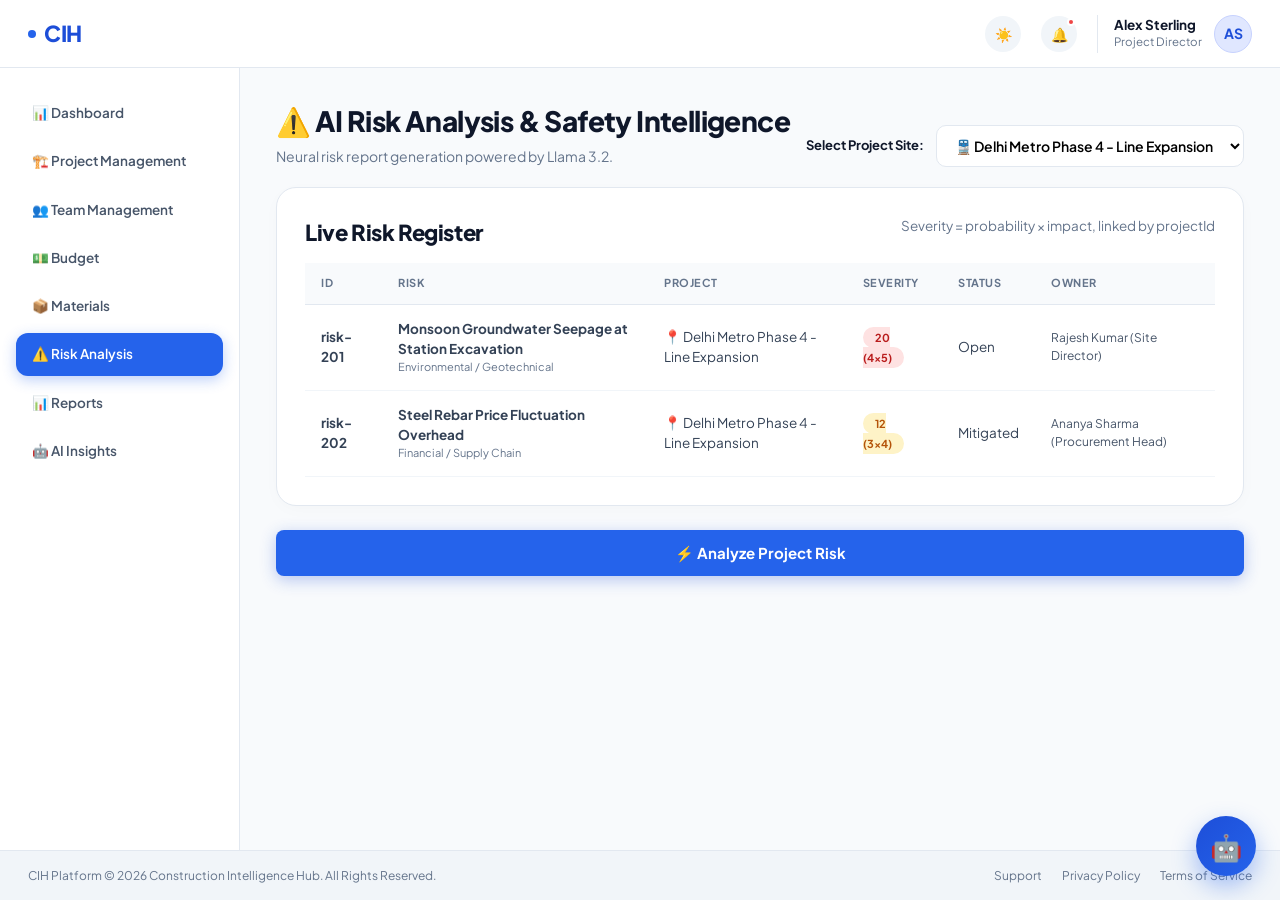
<file: risk-analysis.html>
<!DOCTYPE html>
<html lang="en">
<head>
    <meta charset="UTF-8">
    <meta name="viewport" content="width=device-width, initial-scale=1.0">
    <title>CIH | AI Risk Analysis & Safety Intelligence</title>
    <link rel="stylesheet" href="styles/style.css">
    <link rel="icon" href="data:image/svg+xml,<svg xmlns=%22http://www.w3.org/2000/svg%22 viewBox=%220 0 100 100%22><text y=%22.9em%22 font-size=%2290%22>🏗️</text></svg>">
</head>
<body style="background: #F8FAFC; margin: 0; padding: 0;">

    <div class="dash-app">
        <!-- TOP GLOBAL HEADER -->   
        <header class="dash-header">
            <div class="dash-header-left">
                <a href="index.html" class="logo" title="Back to Landing Page">
                    <span class="logo-dot"></span> CIH
                </a>
            </div>

            <div class="dash-header-right">
                <button class="icon-btn" title="Toggle Light/Dark Theme">☀️</button>
                <div style="position: relative;">
                    <button class="icon-btn" title="Notifications">🔔</button>
                    <span style="position: absolute; top: 2px; right: 2px; width: 8px; height: 8px; background: #EF4444; border-radius: 50%; border: 2px solid #FFF;"></span>
                </div>
                <div class="dash-user-profile" onclick="window.location.href='profile.html'" style="cursor: pointer;" title="View User Profile & Account Settings">
                    <div>
                        <div class="dash-user-name">Alex Sterling</div>
                        <div class="dash-user-role">Project Director</div>
                    </div>
                    <div class="dash-user-avatar">AS</div>
                </div>
            </div>
        </header>

        <!-- LEFT SIDEBAR -->
        <aside class="dash-sidebar">
            <ul class="dash-menu">
                <li><a href="dashboard.html" class="dash-menu-item">📊 Dashboard</a></li>
                <li><a href="project-management.html" class="dash-menu-item">🏗️ Project Management</a></li>
                <li><a href="team-management.html" class="dash-menu-item">👥 Team Management</a></li>
                <li><a href="budget.html" class="dash-menu-item">💵 Budget</a></li>
                <li><a href="materials.html" class="dash-menu-item">📦 Materials</a></li>
                <li><a href="risk-analysis.html" class="dash-menu-item active">⚠️ Risk Analysis</a></li>
                <li><a href="reports.html" class="dash-menu-item">📊 Reports</a></li>
                <li><a href="ai-insights.html" class="dash-menu-item">🤖 AI Insights</a></li>
            </ul>


        </aside>

        <!-- MAIN RISK ANALYSIS CONTENT -->
        <main class="dash-main">
            <div class="dash-top-title-row" style="margin-bottom: 20px;">
                <div>
                    <h1 class="dash-page-title">⚠️ AI Risk Analysis & Safety Intelligence</h1>
                    <p class="dash-page-sub">Neural risk report generation powered by Llama 3.2.</p>
                </div>
                <div style="display: flex; align-items: center; gap: 12px;">
                    <label class="form-label" style="margin: 0; font-weight: 700; white-space: nowrap;">Select Project Site:</label>
                    <select class="form-input" id="riskProjectFilter" style="background: #FFFFFF; font-weight: 600; min-width: 260px;" onchange="renderRiskRegister()">
                    </select>
                </div>
            </div>

            <div class="analytics-container" style="margin-bottom: 24px;">
                <div class="analytics-header" style="margin-bottom: 12px;">
                    <h2 class="analytics-title">Live Risk Register</h2>
                    <div class="analytics-sub">Severity = probability × impact, linked by projectId</div>
                </div>
                <table class="cih-data-table" style="width: 100%;">
                    <thead>
                        <tr>
                            <th>ID</th>
                            <th>Risk</th>
                            <th>Project</th>
                            <th>Severity</th>
                            <th>Status</th>
                            <th>Owner</th>
                        </tr>
                    </thead>
                    <tbody id="riskRegisterBody"></tbody>
                </table>
            </div>

            <!-- PROMINENT ACTION BUTTON ROW (MATCHING REFERENCE SCREENSHOT) -->
            <div style="margin-bottom: 16px;">
                <button class="btn-primary" id="btnAnalyzeProjectRisk" onclick="triggerRiskAIAnalysis()" style="width: 100%; justify-content: center; padding: 13px; font-size: 15px; font-weight: 700; border-radius: 8px; background: #2563EB;">
                    ⚡ Analyze Project Risk
                </button>
            </div>

            <!-- STATUS BADGE ALERT (HIDDEN UNTIL CLICKED) -->
            <div id="riskStatusBadge" style="display: none; background: #DCFCE7; color: #15803D; border: 1px solid #86EFAC; border-radius: 8px; padding: 12px 18px; font-weight: 700; font-size: 14px; margin-bottom: 24px;">
                Risk Analysis Completed
            </div>

            <!-- AI RISK ASSESSMENT GENERATED REPORT OUTPUT CONTAINER (HIDDEN UNTIL CLICKED) -->
            <div id="aiRiskOutputBox" style="display: none; background: #FFFFFF; border: 1px solid #E2E8F0; border-radius: 12px; padding: 28px; box-shadow: 0 4px 16px rgba(0,0,0,0.03); margin-bottom: 28px;">
                <!-- Dynamically populated by triggerRiskAIAnalysis() in main.js -->
            </div>

        </main>

        <!-- DASHBOARD FOOTER -->
        <footer class="dash-footer">
            <div>CIH Platform &copy; 2026 Construction Intelligence Hub. All Rights Reserved.</div>
            <div style="display: flex; gap: 20px;">
                <a href="#" style="color: #64748B; text-decoration: none;">Support</a>
                <a href="#" style="color: #64748B; text-decoration: none;">Privacy Policy</a>
                <a href="#" style="color: #64748B; text-decoration: none;">Terms of Service</a>
            </div>
        </footer>
    </div>

    <!-- GLOBAL FLOATING AI CHATBOT WIDGET -->
    <button class="cih-floating-widget-btn" onclick="toggleAIChat()" title="Open Local AI Chatbot (Llama 3.2)">🤖</button>
    <div class="cih-chat-window" id="cihFloatingChatWindow" style="display: none;">
        <div class="cih-chat-header">
            <div>
                <div class="cih-chat-header-title">🤖 CIH AI Assistant</div>
                <div class="cih-chat-header-sub">Powered by Llama 3.2 (Offline Engine)</div>
            </div>
            <button style="background: none; border: none; color: #FFF; font-size: 18px; cursor: pointer;" onclick="toggleAIChat()">✕</button>
        </div>
        <div class="cih-chat-body" id="cihFloatingChatBody">
            <div class="chat-bubble chat-bubble-ai">
                Hello! I am your local AI assistant running offline via **Llama 3.2**. Ask me any question about your active construction projects, budget risks, or material stock!
            </div>
        </div>
        <div class="cih-chat-footer">
            <input type="text" class="cih-chat-input" id="cihFloatingChatInput" placeholder="Ask AI assistant..." onkeypress="if(event.key==='Enter') sendFloatingChatMessage()">
            <button class="cih-chat-send" onclick="sendFloatingChatMessage()">Send</button>
        </div>
    </div>

    <!-- AI MODULE SCRIPTS -->
    <script src="ai/config.js?v=16.0"></script>
    <script src="ai/ollama_client.js?v=30.0"></script>
    <script src="ai/prompt_manager.js?v=30.0"></script>
    <script src="ai/utils.js?v=16.0"></script>
    <script src="ai/ai_service.js?v=30.0"></script>

    <!-- APP CORE SCRIPTS -->
    <script src="js/data.js?v=30.0"></script>
    <script src="js/main.js?v=30.0"></script>
</body>
</html>
</file>
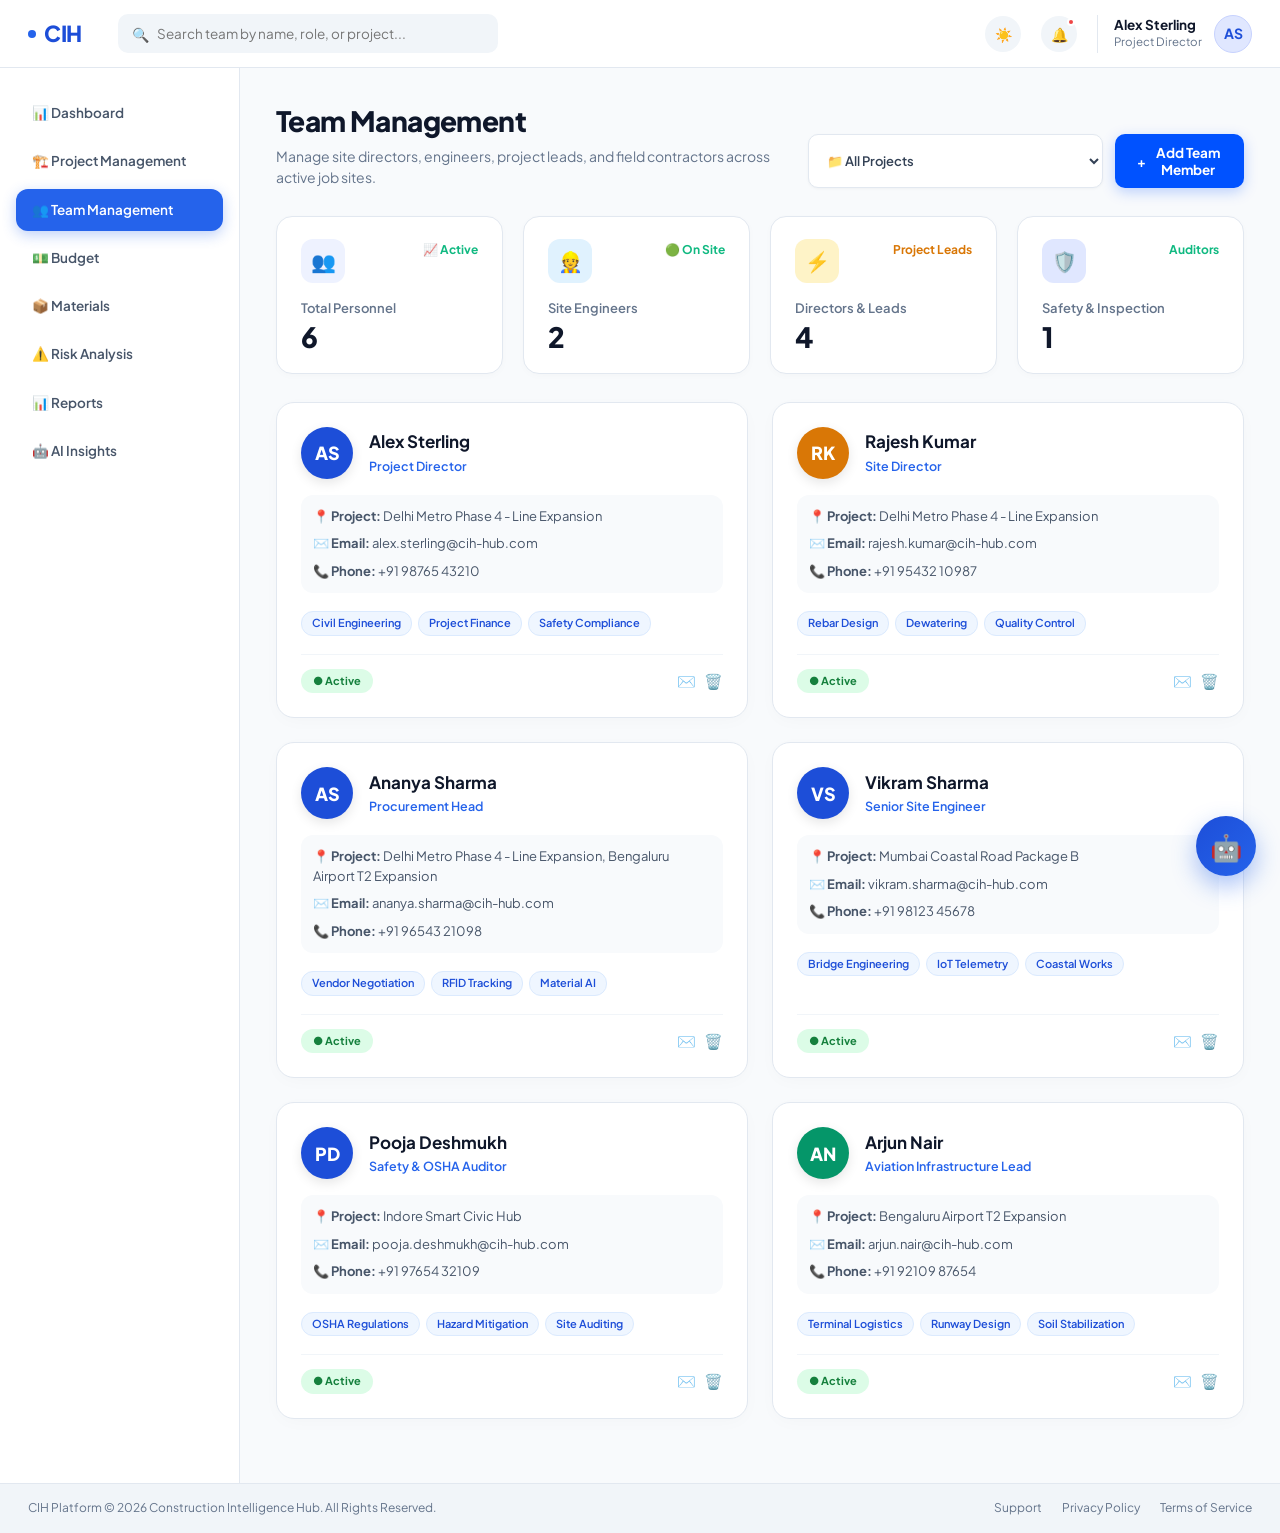
<file: team-management.html>
<!DOCTYPE html>
<html lang="en">
<head>
    <meta charset="UTF-8">
    <meta name="viewport" content="width=device-width, initial-scale=1.0">
    <title>CIH | Team Management</title>
    <link rel="stylesheet" href="styles/style.css">
    <link rel="icon" href="data:image/svg+xml,<svg xmlns=%22http://www.w3.org/2000/svg%22 viewBox=%220 0 100 100%22><text y=%22.9em%22 font-size=%2290%22>🏗️</text></svg>">
</head>
<body style="background: #F8FAFC; margin: 0; padding: 0;">

    <div class="dash-app">
        <!-- TOP GLOBAL HEADER -->   
        <header class="dash-header">
            <div class="dash-header-left">
                <a href="index.html" class="logo" title="Back to Landing Page">
                    <span class="logo-dot"></span> CIH
                </a>
                <div class="dash-search-container">
                    <span class="dash-search-icon">🔍</span>
                    <input type="text" class="dash-search-input" id="teamSearch" placeholder="Search team by name, role, or project..." oninput="filterTeamMembers()">
                </div>
            </div>

            <div class="dash-header-right">
                <button class="icon-btn" title="Toggle Light/Dark Theme">☀️</button>
                <div style="position: relative;">
                    <button class="icon-btn" title="Notifications">🔔</button>
                    <span style="position: absolute; top: 2px; right: 2px; width: 8px; height: 8px; background: #EF4444; border-radius: 50%; border: 2px solid #FFF;"></span>
                </div>
                <div class="dash-user-profile" onclick="window.location.href='profile.html'" style="cursor: pointer;" title="View User Profile & Account Settings">
                    <div>
                        <div class="dash-user-name">Alex Sterling</div>
                        <div class="dash-user-role">Project Director</div>
                    </div>
                    <div class="dash-user-avatar">AS</div>
                </div>
            </div>
        </header>

        <!-- LEFT SIDEBAR -->
        <aside class="dash-sidebar">
            <ul class="dash-menu">
                <li><a href="dashboard.html" class="dash-menu-item">📊 Dashboard</a></li>
                <li><a href="project-management.html" class="dash-menu-item">🏗️ Project Management</a></li>
                <li><a href="team-management.html" class="dash-menu-item active">👥 Team Management</a></li>
                <li><a href="budget.html" class="dash-menu-item">💵 Budget</a></li>
                <li><a href="materials.html" class="dash-menu-item">📦 Materials</a></li>
                <li><a href="risk-analysis.html" class="dash-menu-item">⚠️ Risk Analysis</a></li>
                <li><a href="reports.html" class="dash-menu-item">📊 Reports</a></li>
                <li><a href="ai-insights.html" class="dash-menu-item">🤖 AI Insights</a></li>
            </ul>


        </aside>

        <!-- MAIN TEAM MANAGEMENT CONTENT -->
        <main class="dash-main">
            <div class="dash-top-title-row">
                <div>
                    <h1 class="dash-page-title">Team Management</h1>
                    <p class="dash-page-sub">Manage site directors, engineers, project leads, and field contractors across active job sites.</p>
                </div>
                <div class="dash-filter-controls">
                    <select class="dash-btn-filter" id="projectFilter" onchange="filterTeamByProject()" style="padding: 9px 14px; font-weight: 600;">
                        <option value="all">📁 All Projects (Overall Team)</option>
                    </select>
                    <button class="kpi-btn-primary" onclick="openModal('addTeamModal')">
                        <span>+</span> Add Team Member
                    </button>
                </div>
            </div>

            <!-- TEAM KPI SUMMARY CARDS -->
            <div class="kpi-cards-grid" style="grid-template-columns: repeat(4, 1fr); margin-bottom: 28px;">
                <div class="kpi-card">
                    <div class="kpi-card-header">
                        <div class="kpi-icon-box" style="background: #EEF2FF; color: #4F46E5;">👥</div>
                        <span class="kpi-badge badge-green">📈 Active</span>
                    </div>
                    <div class="kpi-card-body">
                        <div class="kpi-label">Total Personnel</div>
                        <div class="kpi-value" id="kpiTeamTotal">—</div>
                    </div>
                </div>

                <div class="kpi-card">
                    <div class="kpi-card-header">
                        <div class="kpi-icon-box" style="background: #E0F2FE; color: #0284C7;">👷</div>
                        <span class="kpi-badge badge-green">🟢 On Site</span>
                    </div>
                    <div class="kpi-card-body">
                        <div class="kpi-label">Site Engineers</div>
                        <div class="kpi-value" id="kpiTeamEngineers">—</div>
                    </div>
                </div>

                <div class="kpi-card">
                    <div class="kpi-card-header">
                        <div class="kpi-icon-box" style="background: #FEF3C7; color: #D97706;">⚡</div>
                        <span class="kpi-badge badge-amber">Project Leads</span>
                    </div>
                    <div class="kpi-card-body">
                        <div class="kpi-label">Directors & Leads</div>
                        <div class="kpi-value" id="kpiTeamLeads">—</div>
                    </div>
                </div>

                <div class="kpi-card">
                    <div class="kpi-card-header">
                        <div class="kpi-icon-box" style="background: #E0E7FF; color: #2563EB;">🛡️</div>
                        <span class="kpi-badge badge-green">Auditors</span>
                    </div>
                    <div class="kpi-card-body">
                        <div class="kpi-label">Safety & Inspection</div>
                        <div class="kpi-value" id="kpiTeamSafety">—</div>
                    </div>
                </div>
            </div>

            <!-- SELECTED PROJECT MANAGER & WORKERS SUMMARY CARD -->
            <div class="project-summary-banner" id="projectManagerSummaryCard" style="display: none;">
                <!-- Dynamically populated by updateProjectManagerSummary() -->
            </div>

            <!-- TEAM DIRECTORY GRID -->
            <div class="team-grid" id="teamGrid">
                <!-- Dynamically rendered by main.js using CIH_DATASET.teamMembers -->
            </div>
        </main>

        <!-- DASHBOARD FOOTER -->
        <footer class="dash-footer">
            <div>CIH Platform &copy; 2026 Construction Intelligence Hub. All Rights Reserved.</div>
            <div style="display: flex; gap: 20px;">
                <a href="#" style="color: #64748B; text-decoration: none;">Support</a>
                <a href="#" style="color: #64748B; text-decoration: none;">Privacy Policy</a>
                <a href="#" style="color: #64748B; text-decoration: none;">Terms of Service</a>
            </div>
        </footer>
    </div>

    <!-- ADD TEAM MEMBER MODAL -->
    <div class="modal-overlay" id="addTeamModal">
        <div class="modal-content" style="max-width: 560px;">
            <button class="modal-close" onclick="closeModal('addTeamModal')">✕</button>
            <h3 style="font-size: 20px; font-weight: 700; margin-bottom: 4px;">👤 Add New Team Member</h3>
            <p style="font-size: 13px; color: #64748B; margin-bottom: 20px;">Assign personnel to active infrastructure job sites.</p>

            <div style="display: grid; grid-template-columns: 1fr 1fr; gap: 14px;">
                <div class="form-group" style="grid-column: span 2;">
                    <label class="form-label">Full Name *</label>
                    <input type="text" class="form-input" id="newMemberName" placeholder="e.g. Vikram Sharma">
                </div>

                <div class="form-group">
                    <label class="form-label">Role / Position</label>
                    <input type="text" class="form-input" id="newMemberRole" placeholder="e.g. Structural Engineer">
                </div>

                <div class="form-group">
                    <label class="form-label">Assigned Project</label>
                    <select class="form-input" id="newMemberProj">
                    </select>
                </div>

                <div class="form-group">
                    <label class="form-label">Email Address</label>
                    <input type="email" class="form-input" id="newMemberEmail" placeholder="vikram.s@cih-hub.com">
                </div>

                <div class="form-group">
                    <label class="form-label">Phone Number</label>
                    <input type="text" class="form-input" id="newMemberPhone" placeholder="+91 98765 43210">
                </div>

                <div class="form-group" style="grid-column: span 2;">
                    <label class="form-label">Key Skills & Certifications (comma separated)</label>
                    <input type="text" class="form-input" id="newMemberSkills" placeholder="e.g. BIM 3D, RFID Telemetry, OSHA Safety">
                </div>
            </div>

            <button class="btn-primary" style="width: 100%; justify-content: center; margin-top: 10px; padding: 12px;" onclick="handleCreateTeamMember()">Add Team Member</button>
        </div>
    </div>

    <!-- PROJECT WORKSPACE DETAIL MODAL -->
    <div class="modal-overlay" id="projectDetailModal">
        <div class="modal-content" style="max-width: 680px; max-height: 90vh; overflow-y: auto;" id="projectDetailContent">
            <!-- Dynamically populated by main.js handleOpenProject() -->
        </div>
    </div>

    <!-- GLOBAL FLOATING AI CHATBOT WIDGET -->
    <button class="cih-floating-widget-btn" onclick="toggleAIChat()" title="Open Local AI Chatbot (Llama 3.2)">🤖</button>
    <div class="cih-chat-window" id="cihFloatingChatWindow" style="display: none;">
        <div class="cih-chat-header">
            <div>
                <div class="cih-chat-header-title">🤖 CIH AI Assistant</div>
                <div class="cih-chat-header-sub">Powered by Llama 3.2 (Offline Engine)</div>
            </div>
            <button style="background: none; border: none; color: #FFF; font-size: 18px; cursor: pointer;" onclick="toggleAIChat()">✕</button>
        </div>
        <div class="cih-chat-body" id="cihFloatingChatBody">
            <div class="chat-bubble chat-bubble-ai">
                Hello! I am your local AI assistant running offline via **Llama 3.2**. Ask me any question about your active construction projects, budget risks, or material stock!
            </div>
        </div>
        <div class="cih-chat-footer">
            <input type="text" class="cih-chat-input" id="cihFloatingChatInput" placeholder="Ask AI assistant..." onkeypress="if(event.key==='Enter') sendFloatingChatMessage()">
            <button class="cih-chat-send" onclick="sendFloatingChatMessage()">Send</button>
        </div>
    </div>

    <!-- AI MODULE SCRIPTS -->
    <script src="ai/config.js?v=4.0"></script>
    <script src="ai/ollama_client.js?v=30.0"></script>
    <script src="ai/prompt_manager.js?v=30.0"></script>
    <script src="ai/utils.js?v=4.0"></script>
    <script src="ai/ai_service.js?v=30.0"></script>

    <!-- APP CORE SCRIPTS -->
    <script src="js/data.js?v=30.0"></script>
    <script src="js/main.js?v=30.0"></script>
</body>
</html>
</file>
<file: styles/style.css>
@import url('https://fonts.googleapis.com/css2?family=Plus+Jakarta+Sans:ital,wght@0,300;0,400;0,500;0,600;0,700;0,800;1,400;1,600;1,700&display=swap');

/* --- ROOT VARIABLES & RESET --- */
:root {
    --primary: #2563EB;
    --primary-blue: #1D4ED8;
    --vibrant-blue: #2563EB;
    --light-blue-bg: #EFF6FF;
    --text-navy: #0F172A;
    --text-slate: #475569;
    --text-muted: #64748B;
    --bg-page: #F8FAFC;
    --card-border: #E2E8F0;
    --dark-card-bg: #1E293B;
    --green-success: #10B981;
    --badge-green-bg: #DCFCE7;
    --badge-green-text: #15803D;
    --badge-amber-bg: #FEF3C7;
    --badge-amber-text: #B45309;
    --badge-red-bg: #FEE2E2;
    --badge-red-text: #B91C1C;
}

* {
    box-sizing: border-box;
    margin: 0;
    padding: 0;
    font-family: 'Plus Jakarta Sans', -apple-system, BlinkMacSystemFont, "Segoe UI", Roboto, sans-serif;
    -webkit-font-smoothing: antialiased;
}

body {
    background-color: var(--bg-page);
    color: var(--text-navy);
    line-height: 1.5;
    overflow-x: hidden;
    position: relative;
}

/* Background Ambient Lighting Blobs */
body::before {
    content: '';
    position: absolute;
    top: -150px;
    left: 10%;
    width: 500px;
    height: 500px;
    background: radial-gradient(circle, rgba(219, 234, 254, 0.7) 0%, rgba(246, 248, 252, 0) 70%);
    z-index: -1;
    pointer-events: none;
}

body::after {
    content: '';
    position: absolute;
    top: 200px;
    right: 5%;
    width: 600px;
    height: 600px;
    background: radial-gradient(circle, rgba(224, 231, 255, 0.6) 0%, rgba(246, 248, 252, 0) 70%);
    z-index: -1;
    pointer-events: none;
}

.container {
    max-width: 1200px;
    margin: 0 auto;
    padding: 0 24px;
}

/* --- HEADER / NAVIGATION BAR (LANDING PAGE) --- */
.navbar-wrapper {
    position: sticky;
    top: 16px;
    z-index: 1000;
    margin-top: 16px;
    margin-bottom: 40px;
}

.navbar {
    display: flex;
    justify-content: space-between;
    align-items: center;
    padding: 12px 28px;
    background: rgba(255, 255, 255, 0.85);
    backdrop-filter: blur(18px);
    -webkit-backdrop-filter: blur(18px);
    border: 1px solid rgba(226, 232, 240, 0.8);
    border-radius: 40px;
    box-shadow: 0 4px 24px -2px rgba(15, 23, 42, 0.05);
}

.logo {
    display: flex;
    align-items: center;
    gap: 8px;
    font-size: 22px;
    font-weight: 800;
    color: var(--primary-blue);
    letter-spacing: -0.5px;
    text-decoration: none;
}

.logo-dot {
    width: 8px;
    height: 8px;
    background-color: var(--vibrant-blue);
    border-radius: 50%;
    display: inline-block;
}

.nav-links {
    display: flex;
    gap: 36px;
    align-items: center;
    list-style: none;
}

.nav-link {
    font-size: 14px;
    font-weight: 600;
    color: var(--text-slate);
    text-decoration: none;
    transition: color 0.2s ease;
}

.nav-link:hover, .nav-link.active {
    color: var(--primary-blue);
    font-weight: 700;
}

.nav-actions {
    display: flex;
    align-items: center;
    gap: 14px;
}

.icon-btn {
    width: 36px;
    height: 36px;
    border-radius: 50%;
    background: #F1F5F9;
    display: flex;
    align-items: center;
    justify-content: center;
    color: #64748B;
    font-size: 14px;
    border: none;
    cursor: pointer;
    transition: all 0.2s ease;
}

.icon-btn:hover {
    background: #E2E8F0;
    color: var(--primary-blue);
}

.login-btn {
    background: linear-gradient(135deg, #1D4ED8 0%, #2563EB 100%);
    color: #FFFFFF;
    padding: 9px 24px;
    border-radius: 30px;
    font-size: 13.5px;
    font-weight: 700;
    border: none;
    box-shadow: 0 4px 14px rgba(29, 78, 216, 0.28);
    cursor: pointer;
    text-decoration: none;
    transition: all 0.25s ease;
}

.login-btn:hover {
    transform: translateY(-1px);
    box-shadow: 0 6px 20px rgba(29, 78, 216, 0.38);
}

/* --- HERO SECTION --- */
.hero-section {
    display: grid;
    grid-template-columns: 1.1fr 0.9fr;
    gap: 40px;
    align-items: center;
    margin-bottom: 60px;
}

.hero-badge {
    display: inline-flex;
    align-items: center;
    gap: 6px;
    padding: 6px 14px;
    background: rgba(224, 231, 255, 0.7);
    border: 1px solid rgba(199, 210, 254, 0.8);
    border-radius: 20px;
    color: #3730A3;
    font-size: 11px;
    font-weight: 700;
    letter-spacing: 0.8px;
    text-transform: uppercase;
    margin-bottom: 20px;
}

.hero-title {
    font-size: 56px;
    line-height: 1.1;
    font-weight: 800;
    color: var(--text-navy);
    letter-spacing: -1.6px;
    margin-bottom: 18px;
}

.hero-title span.blue-italic {
    color: var(--vibrant-blue);
    font-style: italic;
    font-weight: 700;
}

.hero-desc {
    font-size: 15px;
    line-height: 1.65;
    color: var(--text-slate);
    max-width: 520px;
    margin-bottom: 32px;
}

.hero-buttons {
    display: flex;
    gap: 16px;
    align-items: center;
}

.btn-primary {
    background: var(--primary-blue);
    color: #FFFFFF !important;
    padding: 13px 30px;
    border-radius: 30px;
    font-size: 14.5px;
    font-weight: 700;
    border: none;
    box-shadow: 0 4px 16px rgba(29, 78, 216, 0.3);
    cursor: pointer;
    text-decoration: none;
    display: inline-flex;
    align-items: center;
    gap: 8px;
    transition: all 0.25s ease;
}

.btn-primary:hover {
    background: #1E40AF;
    transform: translateY(-2px);
    box-shadow: 0 8px 22px rgba(29, 78, 216, 0.4);
}

.btn-secondary {
    background: #FFFFFF;
    color: #1E293B !important;
    padding: 13px 26px;
    border-radius: 30px;
    font-size: 14.5px;
    font-weight: 600;
    border: 1px solid #E2E8F0;
    box-shadow: 0 2px 10px rgba(0, 0, 0, 0.04);
    cursor: pointer;
    text-decoration: none;
    display: inline-flex;
    align-items: center;
    gap: 8px;
    transition: all 0.2s ease;
}

.btn-secondary:hover {
    background: #F8FAFC;
    border-color: #CBD5E1;
}

/* Hero Right Image Frame */
.hero-card-frame {
    position: relative;
    border-radius: 22px;
    overflow: hidden;
    box-shadow: 0 22px 45px -10px rgba(15, 23, 42, 0.15);
    border: 1px solid rgba(226, 232, 240, 0.9);
}

.hero-img {
    width: 100%;
    height: 360px;
    object-fit: cover;
    display: block;
}

.hero-tag-top {
    position: absolute;
    top: 14px;
    left: 14px;
    background: rgba(15, 23, 42, 0.7);
    backdrop-filter: blur(8px);
    color: #FFFFFF;
    font-size: 10.5px;
    font-weight: 700;
    padding: 5px 12px;
    border-radius: 6px;
    letter-spacing: 0.6px;
    border: 1px solid rgba(255, 255, 255, 0.18);
}

.hero-stat-badge {
    position: absolute;
    bottom: 16px;
    left: 16px;
    right: 16px;
    background: rgba(255, 255, 255, 0.94);
    backdrop-filter: blur(14px);
    border-radius: 14px;
    padding: 14px 18px;
    display: flex;
    align-items: center;
    justify-content: space-between;
    box-shadow: 0 10px 25px -5px rgba(0, 0, 0, 0.12);
    border: 1px solid rgba(255, 255, 255, 0.85);
}

.stat-label-sm {
    font-size: 11px;
    font-weight: 600;
    color: var(--text-muted);
    text-transform: uppercase;
    letter-spacing: 0.5px;
}

.stat-val-lg {
    font-size: 22px;
    font-weight: 800;
    color: var(--text-navy);
    display: flex;
    align-items: center;
    gap: 6px;
}

.stat-green {
    color: var(--green-success);
    font-size: 14px;
    font-weight: 700;
}

.hero-orb {
    position: absolute;
    bottom: 24px;
    right: -10px;
    width: 46px;
    height: 46px;
    background: linear-gradient(135deg, #1D4ED8 0%, #2563EB 100%);
    border-radius: 50%;
    display: flex;
    align-items: center;
    justify-content: center;
    color: #FFFFFF;
    box-shadow: 0 8px 22px rgba(29, 78, 216, 0.45);
    cursor: pointer;
    z-index: 10;
    font-size: 18px;
}

/* --- KEY STATS BAR --- */
.stats-bar {
    display: grid;
    grid-template-columns: repeat(4, 1fr);
    gap: 20px;
    background: #FFFFFF;
    border-radius: 20px;
    padding: 28px 20px;
    margin: 45px 0 70px 0;
    box-shadow: 0 4px 25px -2px rgba(15, 23, 42, 0.04);
    border: 1px solid #F1F5F9;
    text-align: center;
}

.stat-number {
    font-size: 34px;
    font-weight: 800;
    color: var(--primary-blue);
    letter-spacing: -1.2px;
    margin-bottom: 4px;
}

.stat-desc-label {
    font-size: 11px;
    font-weight: 700;
    color: var(--text-muted);
    letter-spacing: 0.7px;
    text-transform: uppercase;
}

/* --- SECTION HEADINGS --- */
.section-header {
    text-align: center;
    max-width: 620px;
    margin: 0 auto 44px auto;
}

.section-title {
    font-size: 34px;
    font-weight: 800;
    color: var(--text-navy);
    letter-spacing: -0.9px;
    margin-bottom: 12px;
}

.section-subtitle {
    font-size: 14.5px;
    color: var(--text-muted);
    line-height: 1.6;
}

/* --- AI MODULES GRID --- */
.modules-grid {
    display: grid;
    grid-template-columns: repeat(2, 1fr);
    gap: 24px;
    margin-bottom: 70px;
}

.module-card {
    background: #FFFFFF;
    border-radius: 22px;
    padding: 30px;
    border: 1px solid var(--card-border);
    box-shadow: 0 4px 18px -4px rgba(15, 23, 42, 0.03);
    transition: all 0.3s ease;
    display: flex;
    flex-direction: column;
    justify-content: space-between;
    cursor: pointer;
}

.module-card:hover {
    transform: translateY(-4px);
    box-shadow: 0 14px 32px -6px rgba(15, 23, 42, 0.08);
    border-color: #CBD5E1;
}

.module-card.dark-theme {
    background: var(--dark-card-bg);
    color: #FFFFFF;
    border: 1px solid #334155;
}

.module-card.dark-theme .card-heading {
    color: #FFFFFF;
}

.module-card.dark-theme .card-text {
    color: #94A3B8;
}

.icon-box {
    width: 44px;
    height: 44px;
    border-radius: 12px;
    background: var(--light-blue-bg);
    color: var(--vibrant-blue);
    display: flex;
    align-items: center;
    justify-content: center;
    font-size: 19px;
    margin-bottom: 20px;
}

.icon-box.red-theme {
    background: #FEF2F2;
    color: #EF4444;
}

.card-heading {
    font-size: 21px;
    font-weight: 700;
    color: var(--text-navy);
    margin-bottom: 10px;
}

.card-text {
    font-size: 13.8px;
    line-height: 1.6;
    color: var(--text-slate);
    margin-bottom: 22px;
}

/* AI Cost Bar Visual */
.chart-visual {
    display: flex;
    align-items: flex-end;
    gap: 8px;
    height: 55px;
    margin-top: 10px;
}

.chart-bar {
    flex: 1;
    border-radius: 4px 4px 0 0;
    background: #BFDBFE;
}

.chart-bar.active {
    background: var(--primary-blue);
}

.chart-bar.gradient {
    background: linear-gradient(180deg, #3B82F6 0%, #1D4ED8 100%);
}

/* Dark Card Status Badge */
.dark-status-bar {
    display: flex;
    justify-content: space-between;
    align-items: center;
    background: rgba(15, 23, 42, 0.65);
    padding: 10px 16px;
    border-radius: 10px;
    border: 1px solid #334155;
    margin-top: 14px;
    font-size: 12px;
}

.status-green {
    color: var(--green-success);
    font-weight: 700;
    display: flex;
    align-items: center;
    gap: 5px;
}

/* Equipment Wide Card Layout */
.equipment-wide-card {
    grid-column: span 2;
    display: grid;
    grid-template-columns: 1fr 1fr;
    padding: 0;
    overflow: hidden;
    border-radius: 22px;
    background: #FFFFFF;
    border: 1px solid var(--card-border);
}

.equip-text-side {
    padding: 34px;
    display: flex;
    flex-direction: column;
    justify-content: space-between;
}

.equip-img-side {
    width: 100%;
    height: 100%;
    min-height: 230px;
    object-fit: cover;
}

.arrow-link {
    color: var(--primary-blue);
    font-weight: 700;
    font-size: 13.5px;
    text-decoration: none;
    display: inline-flex;
    align-items: center;
    gap: 6px;
    margin-top: 14px;
}

.arrow-link:hover {
    text-decoration: underline;
}

/* --- WHY CIH SECTION --- */
.why-container {
    display: grid;
    grid-template-columns: 1fr 1fr;
    gap: 45px;
    align-items: center;
    margin: 80px 0;
}

.why-feature-list {
    display: flex;
    flex-direction: column;
    gap: 26px;
}

.why-feature-item {
    display: flex;
    gap: 18px;
    align-items: flex-start;
}

.why-icon-bubble {
    width: 44px;
    height: 44px;
    border-radius: 50%;
    background: var(--light-blue-bg);
    color: var(--primary-blue);
    display: flex;
    align-items: center;
    justify-content: center;
    font-size: 18px;
    flex-shrink: 0;
    border: 1px solid #DBEAFE;
}

.why-item-heading {
    font-size: 18px;
    font-weight: 700;
    color: var(--text-navy);
    margin-bottom: 4px;
}

.why-item-text {
    font-size: 13.8px;
    line-height: 1.55;
    color: var(--text-slate);
}

.why-image-card {
    position: relative;
    border-radius: 26px;
    overflow: hidden;
    box-shadow: 0 20px 45px -10px rgba(15, 23, 42, 0.14);
}

.why-img {
    width: 100%;
    height: 400px;
    object-fit: cover;
    display: block;
}

.ranking-float-badge {
    position: absolute;
    bottom: 20px;
    left: 20px;
    background: rgba(255, 255, 255, 0.95);
    backdrop-filter: blur(12px);
    border-radius: 14px;
    padding: 14px 20px;
    border: 1px solid rgba(255, 255, 255, 0.85);
    box-shadow: 0 8px 25px rgba(0, 0, 0, 0.09);
}

.ranking-tag-head {
    font-size: 11.5px;
    font-weight: 800;
    color: var(--primary-blue);
    text-transform: uppercase;
    letter-spacing: 0.6px;
}

.ranking-tag-body {
    font-size: 12px;
    font-weight: 600;
    color: var(--text-slate);
}

/* --- CALL TO ACTION BANNER --- */
.cta-box {
    background: linear-gradient(135deg, #0052FF 0%, #1D4ED8 100%);
    border-radius: 28px;
    padding: 56px 40px;
    text-align: center;
    color: #FFFFFF;
    margin: 70px 0;
    box-shadow: 0 22px 55px -10px rgba(0, 82, 255, 0.38);
    position: relative;
    overflow: hidden;
}

.cta-heading {
    font-size: 38px;
    font-weight: 800;
    letter-spacing: -1.2px;
    margin-bottom: 14px;
}

.cta-subheading {
    font-size: 15.5px;
    color: #DBEAFE;
    max-width: 600px;
    margin: 0 auto 36px auto;
    line-height: 1.6;
}

.cta-btn-group {
    display: flex;
    gap: 16px;
    justify-content: center;
    align-items: center;
}

.cta-white-btn {
    background: #FFFFFF;
    color: var(--primary-blue) !important;
    padding: 13px 32px;
    border-radius: 30px;
    font-size: 14.5px;
    font-weight: 700;
    border: none;
    box-shadow: 0 4px 16px rgba(0, 0, 0, 0.12);
    cursor: pointer;
    text-decoration: none;
    transition: all 0.25s ease;
}

.cta-white-btn:hover {
    background: #F8FAFC;
    transform: translateY(-2px);
    box-shadow: 0 8px 24px rgba(0, 0, 0, 0.18);
}

.cta-outline-btn {
    background: transparent;
    color: #FFFFFF !important;
    padding: 13px 30px;
    border-radius: 30px;
    font-size: 14.5px;
    font-weight: 600;
    border: 1.5px solid rgba(255, 255, 255, 0.5);
    cursor: pointer;
    text-decoration: none;
    transition: all 0.2s ease;
}

.cta-outline-btn:hover {
    border-color: #FFFFFF;
    background: rgba(255, 255, 255, 0.12);
}

/* --- FOOTER --- */
.footer-section {
    border-top: 1px solid var(--card-border);
    padding-top: 50px;
    margin-top: 60px;
}

.footer-columns {
    display: grid;
    grid-template-columns: 2fr 1fr 1fr 1fr;
    gap: 40px;
    margin-bottom: 44px;
}

.footer-head {
    font-size: 13.5px;
    font-weight: 700;
    color: var(--text-navy);
    margin-bottom: 18px;
}

.footer-nav {
    list-style: none;
    display: flex;
    flex-direction: column;
    gap: 11px;
}

.footer-nav a {
    font-size: 13px;
    color: var(--text-muted);
    text-decoration: none;
    transition: color 0.2s ease;
}

.footer-nav a:hover {
    color: var(--primary-blue);
}

.footer-bottom-bar {
    display: flex;
    justify-content: space-between;
    align-items: center;
    padding: 26px 0;
    border-top: 1px solid #F1F5F9;
    font-size: 12.5px;
    color: #94A3B8;
}

/* --- INTERACTIVE MODAL POPUPS --- */
.modal-overlay {
    position: fixed;
    top: 0;
    left: 0;
    width: 100%;
    height: 100%;
    background: rgba(15, 23, 42, 0.6);
    backdrop-filter: blur(8px);
    z-index: 2000;
    display: flex;
    align-items: center;
    justify-content: center;
    opacity: 0;
    pointer-events: none;
    transition: opacity 0.25s ease;
}

.modal-overlay.active {
    opacity: 1;
    pointer-events: auto;
}

.modal-content {
    background: #FFFFFF;
    border-radius: 24px;
    padding: 36px;
    max-width: 540px;
    width: 90%;
    box-shadow: 0 25px 60px -15px rgba(0, 0, 0, 0.25);
    position: relative;
    transform: translateY(20px);
    transition: transform 0.25s ease;
}

.modal-overlay.active .modal-content {
    transform: translateY(0);
}

.modal-close {
    position: absolute;
    top: 20px;
    right: 20px;
    background: #F1F5F9;
    border: none;
    width: 32px;
    height: 32px;
    border-radius: 50%;
    cursor: pointer;
    font-size: 16px;
    color: #64748B;
    display: flex;
    align-items: center;
    justify-content: center;
}

.modal-close:hover {
    background: #E2E8F0;
    color: #0F172A;
}

.form-group {
    margin-bottom: 16px;
}

.form-label {
    display: block;
    font-size: 13px;
    font-weight: 600;
    color: var(--text-navy);
    margin-bottom: 6px;
}

.form-input {
    width: 100%;
    padding: 10px 14px;
    border-radius: 10px;
    border: 1px solid var(--card-border);
    font-size: 14px;
    outline: none;
    transition: border-color 0.2s ease;
}

.form-input:focus {
    border-color: var(--primary-blue);
}

/* ==========================================================================
   LOGGED-IN DASHBOARD LAYOUT ("SELECT PROJECT") STYLES
   ========================================================================== */
.dash-app {
    display: grid;
    grid-template-columns: 240px 1fr;
    grid-template-rows: 68px 1fr 50px;
    min-height: 100vh;
    background-color: #F8FAFC;
}

/* Top Dashboard Header */
.dash-header {
    grid-column: 1 / -1;
    background: #FFFFFF;
    border-bottom: 1px solid #E2E8F0;
    display: flex;
    align-items: center;
    justify-content: space-between;
    padding: 0 28px;
    z-index: 100;
}

.dash-header-left {
    display: flex;
    align-items: center;
    gap: 36px;
    flex: 1;
}

.dash-search-container {
    position: relative;
    max-width: 380px;
    width: 100%;
}

.dash-search-icon {
    position: absolute;
    left: 14px;
    top: 50%;
    transform: translateY(-50%);
    color: #94A3B8;
    font-size: 14px;
}

.dash-search-input {
    width: 100%;
    padding: 10px 14px 10px 38px;
    background: #F1F5F9;
    border: 1px solid transparent;
    border-radius: 10px;
    font-size: 13.5px;
    color: #0F172A;
    outline: none;
    transition: all 0.2s ease;
}

.dash-search-input:focus {
    background: #FFFFFF;
    border-color: var(--primary-blue);
    box-shadow: 0 0 0 3px rgba(29, 78, 216, 0.1);
}

.dash-header-right {
    display: flex;
    align-items: center;
    gap: 20px;
}

.dash-user-profile {
    display: flex;
    align-items: center;
    gap: 12px;
    padding-left: 16px;
    border-left: 1px solid #E2E8F0;
}

.dash-user-avatar {
    width: 38px;
    height: 38px;
    border-radius: 50%;
    background: #E0E7FF;
    color: var(--primary-blue);
    display: flex;
    align-items: center;
    justify-content: center;
    font-weight: 700;
    font-size: 14px;
    border: 1px solid #C7D2FE;
}

.dash-user-name {
    font-size: 13.5px;
    font-weight: 700;
    color: #0F172A;
    line-height: 1.2;
}

.dash-user-role {
    font-size: 11.5px;
    color: #64748B;
}

/* Left Sidebar Menu */
.dash-sidebar {
    background: #FFFFFF;
    border-right: 1px solid #E2E8F0;
    padding: 24px 16px;
    display: flex;
    flex-direction: column;
    justify-content: space-between;
}

.dash-menu {
    list-style: none;
    display: flex;
    flex-direction: column;
    gap: 6px;
}

.dash-menu-item {
    display: flex;
    align-items: center;
    gap: 12px;
    padding: 11px 16px;
    border-radius: 12px;
    font-size: 13.5px;
    font-weight: 600;
    color: #475569;
    text-decoration: none;
    transition: all 0.2s ease;
}

.dash-menu-item:hover {
    background: #F1F5F9;
    color: var(--primary-blue);
}

.dash-menu-item.active {
    background: var(--vibrant-blue);
    color: #FFFFFF;
    box-shadow: 0 4px 14px rgba(37, 99, 235, 0.3);
}

/* Dashboard Main Content Area */
.dash-main {
    padding: 32px 36px;
    overflow-y: auto;
}

.dash-top-title-row {
    display: flex;
    justify-content: space-between;
    align-items: flex-end;
    margin-bottom: 28px;
}

.dash-page-title {
    font-size: 28px;
    font-weight: 800;
    color: #0F172A;
    letter-spacing: -0.6px;
    margin-bottom: 4px;
}

.dash-page-sub {
    font-size: 14px;
    color: #64748B;
}

.dash-filter-controls {
    display: flex;
    gap: 12px;
}

.dash-btn-filter {
    background: #FFFFFF;
    border: 1px solid #E2E8F0;
    border-radius: 10px;
    padding: 9px 18px;
    font-size: 13px;
    font-weight: 600;
    color: #334155;
    cursor: pointer;
    display: flex;
    align-items: center;
    gap: 8px;
    transition: all 0.2s ease;
    box-shadow: 0 1px 3px rgba(0, 0, 0, 0.04);
}

.dash-btn-filter:hover {
    background: #F8FAFC;
    border-color: #CBD5E1;
}

/* Project Cards Grid */
.dash-project-grid {
    display: grid;
    grid-template-columns: repeat(2, 1fr);
    gap: 24px;
    margin-bottom: 28px;
}

.project-card {
    background: #FFFFFF;
    border: 1px solid #E2E8F0;
    border-radius: 18px;
    padding: 24px;
    box-shadow: 0 4px 20px -4px rgba(15, 23, 42, 0.03);
    transition: all 0.25s ease;
    display: flex;
    flex-direction: column;
    justify-content: space-between;
}

.project-card:hover {
    transform: translateY(-3px);
    box-shadow: 0 12px 28px -6px rgba(15, 23, 42, 0.08);
    border-color: #CBD5E1;
}

.project-card-header {
    display: flex;
    justify-content: space-between;
    align-items: flex-start;
    margin-bottom: 18px;
}

.project-icon-box {
    width: 44px;
    height: 44px;
    border-radius: 12px;
    background: #EFF6FF;
    color: var(--vibrant-blue);
    display: flex;
    align-items: center;
    justify-content: center;
    font-size: 20px;
}

.project-title {
    font-size: 17px;
    font-weight: 700;
    color: #0F172A;
    margin-bottom: 4px;
}

.project-location {
    font-size: 12.5px;
    color: #64748B;
    display: flex;
    align-items: center;
    gap: 4px;
}

/* Status Badges */
.status-pill {
    padding: 4px 12px;
    border-radius: 20px;
    font-size: 11.5px;
    font-weight: 700;
}

.status-pill.on-track {
    background: var(--badge-green-bg);
    color: var(--badge-green-text);
}

.status-pill.in-review {
    background: var(--badge-amber-bg);
    color: var(--badge-amber-text);
}

.status-pill.delayed {
    background: var(--badge-red-bg);
    color: var(--badge-red-text);
}

/* Project Metrics Row */
.project-metrics-row {
    display: grid;
    grid-template-columns: 1fr 1fr;
    gap: 16px;
    margin-bottom: 16px;
}

.project-metric-label {
    font-size: 11px;
    font-weight: 700;
    color: #94A3B8;
    letter-spacing: 0.6px;
    text-transform: uppercase;
}

.project-metric-val {
    font-size: 16px;
    font-weight: 800;
    color: #0F172A;
    margin-top: 2px;
}

/* Progress Bar */
.project-progress-wrapper {
    margin-bottom: 22px;
}

.project-progress-label-row {
    display: flex;
    justify-content: space-between;
    font-size: 12px;
    font-weight: 600;
    color: #64748B;
    margin-bottom: 6px;
}

.project-progress-bar-bg {
    width: 100%;
    height: 7px;
    background: #E2E8F0;
    border-radius: 10px;
    overflow: hidden;
}

.project-progress-fill {
    height: 100%;
    background: var(--vibrant-blue);
    border-radius: 10px;
    transition: width 0.5s ease;
}

/* Project Card Footer */
.project-card-footer {
    display: flex;
    justify-content: space-between;
    align-items: center;
    padding-top: 14px;
    border-top: 1px solid #F1F5F9;
}

.avatar-group {
    display: flex;
    align-items: center;
}

.avatar-circle {
    width: 28px;
    height: 28px;
    border-radius: 50%;
    border: 2px solid #FFFFFF;
    margin-left: -8px;
    object-fit: cover;
    background: #CBD5E1;
    font-size: 10px;
    font-weight: 700;
    display: flex;
    align-items: center;
    justify-content: center;
    color: #334155;
}

.avatar-circle:first-child {
    margin-left: 0;
}

.avatar-circle.more-count {
    background: var(--primary-blue);
    color: #FFFFFF;
    font-size: 10.5px;
}

.project-card-actions {
    display: flex;
    align-items: center;
    gap: 12px;
}

.action-icon-btn {
    background: transparent;
    border: none;
    color: #94A3B8;
    font-size: 15px;
    cursor: pointer;
    transition: color 0.2s ease;
}

.action-icon-btn:hover {
    color: #0F172A;
}

.btn-open-project {
    background: var(--primary-blue);
    color: #FFFFFF !important;
    padding: 8px 18px;
    border-radius: 10px;
    font-size: 13px;
    font-weight: 700;
    border: none;
    cursor: pointer;
    text-decoration: none;
    transition: all 0.2s ease;
}

.btn-open-project:hover {
    background: #1E40AF;
    box-shadow: 0 4px 12px rgba(29, 78, 216, 0.25);
}

/* Dashed "Expand Portfolio" Container */
.dash-new-project-box {
    border: 2px dashed #CBD5E1;
    background: rgba(255, 255, 255, 0.6);
    border-radius: 20px;
    padding: 40px 24px;
    text-align: center;
    position: relative;
    display: flex;
    flex-direction: column;
    align-items: center;
    justify-content: center;
    margin-top: 12px;
}

.dash-plus-icon-circle {
    width: 52px;
    height: 52px;
    border-radius: 50%;
    border: 2px solid #94A3B8;
    color: #64748B;
    display: flex;
    align-items: center;
    justify-content: center;
    font-size: 26px;
    margin-bottom: 12px;
}

.dash-new-proj-btn-floating {
    position: absolute;
    top: 24px;
    right: 24px;
    background: var(--vibrant-blue);
    color: #FFFFFF;
    padding: 10px 22px;
    border-radius: 24px;
    font-size: 13.5px;
    font-weight: 700;
    border: none;
    cursor: pointer;
    display: flex;
    align-items: center;
    gap: 6px;
    box-shadow: 0 4px 14px rgba(37, 99, 235, 0.3);
    transition: all 0.2s ease;
}

.dash-new-proj-btn-floating:hover {
    background: #1D4ED8;
    transform: translateY(-1px);
}

/* Bottom Dashboard Footer */
.dash-footer {
    grid-column: 1 / -1;
    background: #F1F5F9;
    border-top: 1px solid #E2E8F0;
    display: flex;
    align-items: center;
    justify-content: space-between;
    padding: 0 28px;
    font-size: 12px;
    color: #64748B;
}

/* ==========================================================================
   REDESIGNED DASHBOARD KPI CARDS & ANALYTICS STYLES
   ========================================================================== */
.dash-kpi-top-bar {
    display: flex;
    justify-content: space-between;
    align-items: center;
    margin-bottom: 24px;
}

.dash-kpi-subtitle {
    font-size: 15px;
    color: #475569;
    font-weight: 500;
}

.dash-kpi-actions {
    display: flex;
    gap: 12px;
    align-items: center;
}

.kpi-btn-primary {
    background: #0052FF;
    color: #FFFFFF;
    border: none;
    padding: 10px 22px;
    border-radius: 10px;
    font-size: 13.5px;
    font-weight: 700;
    cursor: pointer;
    display: inline-flex;
    align-items: center;
    gap: 8px;
    box-shadow: 0 4px 14px rgba(0, 82, 255, 0.25);
    transition: all 0.2s ease;
}

.kpi-btn-primary:hover {
    background: #1D4ED8;
    transform: translateY(-1px);
    box-shadow: 0 6px 18px rgba(0, 82, 255, 0.35);
}

.kpi-btn-secondary {
    background: #FFFFFF;
    color: #334155;
    border: 1px solid #E2E8F0;
    padding: 10px 20px;
    border-radius: 10px;
    font-size: 13.5px;
    font-weight: 600;
    cursor: pointer;
    display: inline-flex;
    align-items: center;
    gap: 8px;
    box-shadow: 0 1px 3px rgba(0, 0, 0, 0.04);
    transition: all 0.2s ease;
}

.kpi-btn-secondary:hover {
    background: #F8FAFC;
    border-color: #CBD5E1;
}

/* KPI Summary Cards Grid */
.kpi-cards-grid {
    display: grid;
    grid-template-columns: repeat(auto-fit, minmax(200px, 1fr));
    gap: 20px;
    margin-bottom: 32px;
}

.kpi-card {
    background: #FFFFFF;
    border: 1px solid #E2E8F0;
    border-radius: 16px;
    padding: 22px 24px;
    box-shadow: 0 2px 10px -2px rgba(15, 23, 42, 0.03);
    display: flex;
    flex-direction: column;
    justify-content: space-between;
    min-height: 140px;
    transition: all 0.2s ease;
}

.kpi-card:hover {
    transform: translateY(-2px);
    box-shadow: 0 8px 24px -4px rgba(15, 23, 42, 0.07);
    border-color: #CBD5E1;
}

.kpi-card-header {
    display: flex;
    justify-content: space-between;
    align-items: flex-start;
}

.kpi-icon-box {
    width: 44px;
    height: 44px;
    border-radius: 12px;
    display: flex;
    align-items: center;
    justify-content: center;
    font-size: 20px;
}

.kpi-badge {
    font-size: 12px;
    font-weight: 700;
    padding: 2px 0;
}

.badge-green {
    color: #10B981;
}

.badge-slate {
    color: #64748B;
}

.badge-red {
    color: #DC2626;
}

.badge-amber {
    color: #D97706;
}

.kpi-card-body {
    margin-top: 16px;
}

.kpi-label {
    font-size: 13px;
    font-weight: 600;
    color: #64748B;
    margin-bottom: 4px;
}

.kpi-value {
    font-size: 28px;
    font-weight: 800;
    color: #0F172A;
    line-height: 1;
    letter-spacing: -0.5px;
}

/* Analytics Container & Cards */
.analytics-container {
    background: #FFFFFF;
    border: 1px solid #E2E8F0;
    border-radius: 20px;
    padding: 28px;
    box-shadow: 0 4px 20px -4px rgba(15, 23, 42, 0.03);
}

.analytics-header {
    display: flex;
    justify-content: space-between;
    align-items: flex-start;
    margin-bottom: 24px;
}

.analytics-title {
    font-size: 22px;
    font-weight: 800;
    color: #0F172A;
    letter-spacing: -0.4px;
    margin-bottom: 2px;
}

.analytics-sub {
    font-size: 13.5px;
    color: #64748B;
}

.analytics-grid {
    display: grid;
    grid-template-columns: 1.2fr 0.8fr;
    gap: 24px;
}

.analytics-card {
    background: #F8FAFC;
    border: 1px solid #F1F5F9;
    border-radius: 14px;
    padding: 22px;
}

.progress-item {
    margin-bottom: 18px;
}

.progress-item:last-child {
    margin-bottom: 0;
}

.progress-item-head {
    display: flex;
    justify-content: space-between;
    font-size: 13px;
    font-weight: 600;
    color: #334155;
    margin-bottom: 6px;
}

.progress-bar-bg {
    width: 100%;
    height: 8px;
    background: #E2E8F0;
    border-radius: 10px;
    overflow: hidden;
}

.progress-bar-fill {
    height: 100%;
    border-radius: 10px;
    transition: width 0.5s ease;
}

/* ==========================================================================
   TEAM MANAGEMENT MODULE & PROJECT WORKSPACE DETAIL STYLES
   ========================================================================== */
.team-grid {
    display: grid;
    grid-template-columns: repeat(auto-fill, minmax(320px, 1fr));
    gap: 24px;
    margin-bottom: 32px;
}

.team-card {
    background: #FFFFFF;
    border: 1px solid #E2E8F0;
    border-radius: 18px;
    padding: 24px;
    box-shadow: 0 4px 20px -4px rgba(15, 23, 42, 0.03);
    display: flex;
    flex-direction: column;
    justify-content: space-between;
    transition: all 0.25s ease;
}

.team-card:hover {
    transform: translateY(-3px);
    box-shadow: 0 12px 28px -6px rgba(15, 23, 42, 0.08);
    border-color: #CBD5E1;
}

.team-card-header {
    display: flex;
    gap: 16px;
    align-items: center;
    margin-bottom: 16px;
}

.team-avatar-big {
    width: 52px;
    height: 52px;
    border-radius: 50%;
    color: #FFFFFF;
    font-weight: 800;
    font-size: 18px;
    display: flex;
    align-items: center;
    justify-content: center;
    box-shadow: 0 4px 12px rgba(0, 0, 0, 0.1);
    flex-shrink: 0;
}

.team-name {
    font-size: 17px;
    font-weight: 700;
    color: #0F172A;
    margin-bottom: 2px;
}

.team-role {
    font-size: 12.5px;
    font-weight: 600;
    color: #2563EB;
}

.team-details-list {
    font-size: 13px;
    color: #475569;
    display: flex;
    flex-direction: column;
    gap: 8px;
    margin-bottom: 18px;
    padding: 12px;
    background: #F8FAFC;
    border-radius: 12px;
}

.skills-wrapper {
    display: flex;
    flex-wrap: wrap;
    gap: 6px;
    margin-bottom: 18px;
}

.skill-badge {
    background: #EFF6FF;
    color: #1D4ED8;
    border: 1px solid #DBEAFE;
    border-radius: 12px;
    padding: 3px 10px;
    font-size: 11px;
    font-weight: 600;
}

.team-card-footer {
    display: flex;
    justify-content: space-between;
    align-items: center;
    padding-top: 14px;
    border-top: 1px solid #F1F5F9;
}

/* Project Workspace Modal Styles */
.detail-modal-header {
    display: flex;
    justify-content: space-between;
    align-items: flex-start;
    padding-bottom: 16px;
    border-bottom: 1px solid #E2E8F0;
    margin-bottom: 20px;
}

.detail-metric-card {
    background: #F8FAFC;
    border: 1px solid #E2E8F0;
    border-radius: 12px;
    padding: 14px 18px;
}

.detail-metric-label {
    font-size: 11px;
    font-weight: 700;
    color: #64748B;
    text-transform: uppercase;
    letter-spacing: 0.5px;
}

.detail-metric-val {
    font-size: 20px;
    font-weight: 800;
    color: #0F172A;
    margin-top: 2px;
}

/* ==========================================================================
   SELECTED PROJECT SUMMARY BANNER & BUDGET / MATERIALS MODULE STYLES
   ========================================================================== */
.project-summary-banner {
    background: linear-gradient(135deg, #1E293B 0%, #0F172A 100%);
    color: #FFFFFF;
    border-radius: 18px;
    padding: 24px 28px;
    margin-bottom: 28px;
    box-shadow: 0 10px 30px -5px rgba(15, 23, 42, 0.15);
    border: 1px solid #334155;
    display: grid;
    grid-template-columns: 1.2fr 1fr 1fr 1fr;
    gap: 20px;
    align-items: center;
}

.proj-summary-title {
    font-size: 19px;
    font-weight: 800;
    color: #FFFFFF;
    margin-bottom: 4px;
}

.proj-summary-sub {
    font-size: 12.5px;
    color: #94A3B8;
}

.proj-summary-metric {
    background: rgba(255, 255, 255, 0.08);
    border: 1px solid rgba(255, 255, 255, 0.12);
    border-radius: 12px;
    padding: 14px 18px;
}

.proj-summary-label {
    font-size: 11px;
    font-weight: 700;
    color: #94A3B8;
    text-transform: uppercase;
    letter-spacing: 0.5px;
}

.proj-summary-val {
    font-size: 20px;
    font-weight: 800;
    color: #38BDF8;
    margin-top: 2px;
}

/* Data Table Styles for Budget & Materials */
.cih-data-table {
    width: 100%;
    border-collapse: collapse;
    font-size: 13.5px;
    text-align: left;
}

.cih-data-table th {
    background: #F8FAFC;
    color: #64748B;
    font-weight: 700;
    padding: 12px 16px;
    border-bottom: 1px solid #E2E8F0;
    text-transform: uppercase;
    font-size: 11px;
    letter-spacing: 0.5px;
}

.cih-data-table td {
    padding: 14px 16px;
    border-bottom: 1px solid #F1F5F9;
    color: #334155;
}

.cih-data-table tr:hover td {
    background: #F8FAFC;
}

/* ==========================================================================
   EQUIPMENT TELEMETRY & REPORTS MODULE STYLES
   ========================================================================== */
.format-badge {
    padding: 3px 8px;
    border-radius: 6px;
    font-size: 11px;
    font-weight: 700;
    text-transform: uppercase;
}

.format-pdf {
    background: #FEE2E2;
    color: #DC2626;
    border: 1px solid #FECACA;
}

.format-csv {
    background: #DCFCE7;
    color: #15803D;
    border: 1px solid #BBF7D0;
}

.format-json {
    background: #FEF3C7;
    color: #D97706;
    border: 1px solid #FDE68A;
}

.health-meter-bg {
    width: 100%;
    height: 8px;
    background: #E2E8F0;
    border-radius: 10px;
    overflow: hidden;
    margin-top: 6px;
}

.health-meter-fill {
    height: 100%;
    border-radius: 10px;
    transition: width 0.5s ease;
}

/* ==========================================================================
   FLOATING AI ASSISTANT CHATBOT & AI RESPONSE CONTAINER STYLES
   ========================================================================== */
.cih-floating-widget-btn {
    position: fixed;
    bottom: 24px;
    right: 24px;
    width: 60px;
    height: 60px;
    border-radius: 50%;
    background: linear-gradient(135deg, #1D4ED8 0%, #2563EB 100%);
    color: #FFFFFF;
    font-size: 26px;
    border: none;
    cursor: pointer;
    box-shadow: 0 10px 25px rgba(37, 99, 235, 0.4);
    display: flex;
    align-items: center;
    justify-content: center;
    z-index: 99999;
    transition: all 0.3s cubic-bezier(0.4, 0, 0.2, 1);
}

.cih-floating-widget-btn:hover {
    transform: scale(1.08) translateY(-2px);
    box-shadow: 0 14px 30px rgba(37, 99, 235, 0.5);
}

.cih-chat-window {
    position: fixed;
    bottom: 96px;
    right: 24px;
    width: 380px;
    height: 520px;
    background: #FFFFFF;
    border-radius: 18px;
    box-shadow: 0 20px 40px rgba(15, 23, 42, 0.2);
    border: 1px solid #E2E8F0;
    display: flex;
    flex-direction: column;
    z-index: 99998;
    overflow: hidden;
    transition: all 0.3s ease;
}

.cih-chat-header {
    background: linear-gradient(135deg, #0F172A 0%, #1E293B 100%);
    color: #FFFFFF;
    padding: 16px 20px;
    display: flex;
    justify-content: space-between;
    align-items: center;
}

.cih-chat-header-title {
    font-size: 15px;
    font-weight: 700;
}

.cih-chat-header-sub {
    font-size: 11px;
    color: #94A3B8;
}

.cih-chat-body {
    flex: 1;
    padding: 16px;
    overflow-y: auto;
    background: #F8FAFC;
    display: flex;
    flex-direction: column;
    gap: 12px;
}

.chat-bubble {
    max-width: 85%;
    padding: 10px 14px;
    border-radius: 14px;
    font-size: 13px;
    line-height: 1.5;
}

.chat-bubble-ai {
    background: #FFFFFF;
    color: #1E293B;
    border: 1px solid #E2E8F0;
    align-self: flex-start;
    border-bottom-left-radius: 4px;
    box-shadow: 0 2px 6px rgba(0, 0, 0, 0.04);
}

.chat-bubble-user {
    background: #2563EB;
    color: #FFFFFF;
    align-self: flex-end;
    border-bottom-right-radius: 4px;
}

.cih-chat-footer {
    padding: 12px 14px;
    background: #FFFFFF;
    border-top: 1px solid #E2E8F0;
    display: flex;
    gap: 8px;
}

.cih-chat-input {
    flex: 1;
    padding: 10px 14px;
    border-radius: 10px;
    border: 1px solid #CBD5E1;
    font-size: 13px;
    outline: none;
}

.cih-chat-send {
    background: #2563EB;
    color: #FFFFFF;
    border: none;
    padding: 0 16px;
    border-radius: 10px;
    cursor: pointer;
    font-weight: 700;
}

.ai-output-box {
    background: #F8FAFC;
    border: 1px solid #E2E8F0;
    border-radius: 12px;
    padding: 18px;
    font-size: 13.5px;
    line-height: 1.6;
    color: #1E293B;
    margin-top: 14px;
}

.ai-heading-3 {
    font-size: 16px;
    font-weight: 800;
    color: #1D4ED8;
    margin-top: 12px;
}

@keyframes spin {
    0% { transform: rotate(0deg); }
    100% { transform: rotate(360deg); }
}

.cih-spinner {
    display: inline-block;
    border-radius: 50%;
    animation: spin 0.85s linear infinite;
}

/* --- AI INSIGHTS VIBRANT TAB SYSTEM --- */
.ai-tabs-container {
    display: inline-flex;
    gap: 10px;
    background: #F1F5F9;
    padding: 6px;
    border-radius: 12px;
    border: 1px solid #CBD5E1;
    margin-bottom: 24px;
    box-shadow: inset 0 1px 3px rgba(0, 0, 0, 0.05);
}

.ai-tab-btn {
    padding: 11px 22px;
    font-size: 14px;
    font-weight: 700;
    color: #475569;
    background: #FFFFFF;
    border: 1px solid #CBD5E1;
    border-radius: 8px;
    cursor: pointer;
    transition: all 0.25s cubic-bezier(0.4, 0, 0.2, 1);
    display: inline-flex;
    align-items: center;
    justify-content: center;
    gap: 8px;
    box-shadow: 0 1px 3px rgba(0, 0, 0, 0.04);
}

.ai-tab-btn:hover {
    color: #1D4ED8;
    background: #FFFFFF;
    border-color: #93C5FD;
    transform: translateY(-1px);
    box-shadow: 0 4px 12px rgba(37, 99, 235, 0.12);
}

.ai-tab-btn.active {
    color: #FFFFFF !important;
    background: linear-gradient(135deg, #2563EB 0%, #1D4ED8 100%) !important;
    border: 1px solid #1E40AF !important;
    box-shadow: 0 4px 14px rgba(37, 99, 235, 0.3) !important;
    font-weight: 800 !important;
}

@keyframes cihSpin {
    0% { transform: rotate(0deg); }
    100% { transform: rotate(360deg); }
}

.cih-spinner {
    display: inline-block;
    animation: cihSpin 0.8s linear infinite;
}



/* ===================================================================
   MATERIAL ESTIMATOR — CONVERSATIONAL WIZARD STYLES
   =================================================================== */

/* Override modal max-width for the wider wizard */
.mat-wizard-modal {
    max-width: 720px;
    width: 95vw;
    max-height: 88vh;
    overflow-y: auto;
    padding: 28px 32px;
}

/* Wizard Header */
.mat-wizard-header {
    display: flex;
    align-items: center;
    gap: 16px;
    margin-bottom: 20px;
}

.mat-wizard-header-icon {
    font-size: 36px;
    width: 60px;
    height: 60px;
    background: linear-gradient(135deg, #EFF6FF 0%, #DBEAFE 100%);
    border-radius: 16px;
    display: flex;
    align-items: center;
    justify-content: center;
    flex-shrink: 0;
    border: 1px solid #BFDBFE;
}

.mat-wizard-title {
    font-size: 20px;
    font-weight: 800;
    color: #0F172A;
    margin: 0 0 4px;
}

.mat-wizard-subtitle {
    font-size: 13px;
    color: #64748B;
    margin: 0;
    line-height: 1.5;
}

/* AI intro message bubble */
.mat-wizard-ai-message {
    display: flex;
    align-items: flex-start;
    gap: 12px;
    background: linear-gradient(135deg, #F0FDF4 0%, #DCFCE7 100%);
    border: 1px solid #BBF7D0;
    border-radius: 12px;
    padding: 14px 16px;
    margin-bottom: 22px;
    font-size: 13.5px;
    color: #14532D;
    line-height: 1.6;
}

.mat-wizard-ai-dot {
    flex-shrink: 0;
    width: 10px;
    height: 10px;
    background: #10B981;
    border-radius: 50%;
    margin-top: 5px;
    box-shadow: 0 0 0 3px rgba(16, 185, 129, 0.2);
    animation: wizPulse 2s infinite;
}

@keyframes wizPulse {
    0%, 100% { box-shadow: 0 0 0 3px rgba(16, 185, 129, 0.2); }
    50%       { box-shadow: 0 0 0 6px rgba(16, 185, 129, 0.08); }
}

.mat-wizard-ai-message p { margin: 0; }

/* Question form container */
.mat-wizard-form {
    display: flex;
    flex-direction: column;
    gap: 22px;
}

/* Individual question block */
.mat-wizard-question {
    background: #FAFAFA;
    border: 1px solid #E2E8F0;
    border-radius: 12px;
    padding: 16px 18px;
    transition: border-color 0.2s;
}

.mat-wizard-question:focus-within {
    border-color: #93C5FD;
    box-shadow: 0 0 0 3px rgba(37, 99, 235, 0.07);
}

/* Numbered question label */
.mat-wizard-q-label {
    display: flex;
    align-items: center;
    gap: 10px;
    font-size: 14px;
    font-weight: 700;
    color: #0F172A;
    margin-bottom: 12px;
}

.mat-wizard-q-num {
    width: 24px;
    height: 24px;
    border-radius: 50%;
    background: linear-gradient(135deg, #2563EB, #1D4ED8);
    color: #FFF;
    font-size: 12px;
    font-weight: 800;
    display: inline-flex;
    align-items: center;
    justify-content: center;
    flex-shrink: 0;
}

/* Input override inside wizard */
.mat-wizard-input {
    margin-top: 0;
    background: #FFFFFF;
    border-color: #CBD5E1;
}

.mat-wizard-input:focus {
    border-color: #2563EB;
}

.mat-wizard-input-label {
    display: block;
    font-size: 12px;
    font-weight: 700;
    color: #475569;
    margin-bottom: 6px;
    text-transform: uppercase;
    letter-spacing: 0.4px;
}

/* Side-by-side row layout */
.mat-wizard-row {
    display: flex;
    gap: 14px;
}

/* Hint text */
.mat-wizard-hint {
    font-size: 12px;
    color: #94A3B8;
    margin-top: 7px;
    line-height: 1.4;
}

/* Option card grids */
.mat-wizard-option-grid {
    display: grid;
    grid-template-columns: repeat(6, 1fr);
    gap: 8px;
}

.mat-wizard-option-grid-5 {
    grid-template-columns: repeat(5, 1fr);
}

.mat-wizard-option-grid-3 {
    grid-template-columns: repeat(3, 1fr);
}

/* Option card button */
.mat-wizard-opt {
    display: flex;
    flex-direction: column;
    align-items: center;
    justify-content: center;
    gap: 5px;
    padding: 10px 6px;
    background: #FFFFFF;
    border: 1.5px solid #E2E8F0;
    border-radius: 10px;
    font-size: 20px;
    color: #334155;
    cursor: pointer;
    transition: all 0.18s cubic-bezier(0.4, 0, 0.2, 1);
    line-height: 1.2;
}

.mat-wizard-opt span {
    font-size: 11px;
    font-weight: 700;
    color: #475569;
    text-align: center;
}

.mat-wizard-opt:hover {
    border-color: #93C5FD;
    background: #EFF6FF;
    transform: translateY(-2px);
    box-shadow: 0 4px 12px rgba(37, 99, 235, 0.12);
}

.mat-wizard-opt:hover span {
    color: #1D4ED8;
}

.mat-wizard-opt.selected {
    background: linear-gradient(135deg, #2563EB 0%, #1D4ED8 100%);
    border-color: #1D4ED8;
    color: #FFFFFF;
    box-shadow: 0 4px 14px rgba(37, 99, 235, 0.35);
    transform: translateY(-2px);
}

.mat-wizard-opt.selected span {
    color: #FFFFFF;
}

/* Quality cards — taller variant with description */
.mat-wizard-opt-quality {
    padding: 14px 12px;
    gap: 4px;
    align-items: flex-start;
    text-align: left;
}

.mat-quality-icon {
    font-size: 18px;
    margin-bottom: 2px;
}

.mat-quality-name {
    font-size: 13px;
    font-weight: 800;
    color: #0F172A;
}

.mat-wizard-opt-quality.selected .mat-quality-name,
.mat-wizard-opt-quality.selected .mat-quality-desc {
    color: #FFFFFF;
}

.mat-quality-desc {
    font-size: 11px;
    color: #64748B;
    line-height: 1.4;
    white-space: normal;
}

/* Floors stepper */
.mat-wizard-stepper {
    display: flex;
    align-items: center;
    gap: 0;
    border: 1.5px solid #CBD5E1;
    border-radius: 10px;
    overflow: hidden;
    background: #FFFFFF;
}

.mat-stepper-btn {
    width: 38px;
    height: 42px;
    background: #F8FAFC;
    border: none;
    font-size: 18px;
    font-weight: 700;
    color: #475569;
    cursor: pointer;
    transition: background 0.15s, color 0.15s;
    flex-shrink: 0;
}

.mat-stepper-btn:hover {
    background: #EFF6FF;
    color: #2563EB;
}

.mat-stepper-input {
    flex: 1;
    border: none !important;
    border-radius: 0 !important;
    text-align: center;
    font-weight: 800;
    font-size: 16px;
    padding: 10px 0;
    box-shadow: none !important;
    outline: none !important;
    background: #FFFFFF !important;
}

.mat-wizard-floors-hint {
    font-size: 11.5px;
    color: #2563EB;
    font-weight: 700;
    margin-top: 6px;
    text-align: center;
}

/* Wizard Footer */
.mat-wizard-footer {
    display: flex;
    align-items: center;
    justify-content: space-between;
    gap: 16px;
    margin-top: 24px;
    padding-top: 20px;
    border-top: 1px solid #E2E8F0;
    flex-wrap: wrap;
}

.mat-wizard-footer-hint {
    font-size: 12px;
    color: #94A3B8;
    flex: 1;
    min-width: 200px;
}

/* Submit button */
.mat-wizard-submit-btn {
    display: inline-flex;
    align-items: center;
    gap: 10px;
    padding: 13px 26px;
    background: linear-gradient(135deg, #2563EB 0%, #1D4ED8 100%);
    color: #FFFFFF;
    border: none;
    border-radius: 12px;
    font-size: 14.5px;
    font-weight: 800;
    cursor: pointer;
    transition: all 0.22s cubic-bezier(0.4, 0, 0.2, 1);
    box-shadow: 0 4px 16px rgba(37, 99, 235, 0.35);
    white-space: nowrap;
}

.mat-wizard-submit-btn:hover {
    background: linear-gradient(135deg, #1D4ED8 0%, #1E40AF 100%);
    transform: translateY(-2px);
    box-shadow: 0 8px 24px rgba(37, 99, 235, 0.45);
}

.mat-wizard-submit-btn:active {
    transform: translateY(0);
}

.mat-wizard-btn-icon {
    font-size: 18px;
    animation: rocketBounce 1.8s ease-in-out infinite;
}

@keyframes rocketBounce {
    0%, 100% { transform: translateY(0); }
    50%       { transform: translateY(-3px); }
}

/* Responsive: stack on small screens */
@media (max-width: 600px) {
    .mat-wizard-option-grid {
        grid-template-columns: repeat(3, 1fr);
    }
    .mat-wizard-option-grid-5 {
        grid-template-columns: repeat(3, 1fr);
    }
    .mat-wizard-option-grid-3 {
        grid-template-columns: 1fr;
    }
    .mat-wizard-row {
        flex-direction: column;
    }
    .mat-wizard-modal {
        padding: 20px 16px;
    }
    .mat-wizard-footer {
        flex-direction: column;
        align-items: stretch;
    }
    .mat-wizard-submit-btn {
        justify-content: center;
    }
}

/* --- 3-step wizard progress, tiles, step panels --- */
.mat-wizard-progress {
    display: flex;
    align-items: center;
    gap: 0;
    margin: 0 0 22px;
    padding: 12px 8px 14px;
    background: #F8FAFC;
    border: 1px solid #E2E8F0;
    border-radius: 12px;
}

.mat-wizard-progress-step {
    display: flex;
    flex-direction: column;
    align-items: center;
    gap: 6px;
    flex: 1;
    min-width: 0;
}

.mat-wizard-progress-num {
    width: 30px;
    height: 30px;
    border-radius: 50%;
    background: #E2E8F0;
    color: #64748B;
    font-size: 13px;
    font-weight: 800;
    display: inline-flex;
    align-items: center;
    justify-content: center;
    transition: background 0.25s, color 0.25s, box-shadow 0.25s;
}

.mat-wizard-progress-label {
    font-size: 11px;
    font-weight: 700;
    color: #94A3B8;
    text-align: center;
    line-height: 1.3;
}

.mat-wizard-progress-line {
    flex: 0.4;
    height: 3px;
    background: #E2E8F0;
    border-radius: 2px;
    margin-bottom: 18px;
    transition: background 0.25s;
}

.mat-wizard-progress-step.active .mat-wizard-progress-num {
    background: var(--primary);
    color: #FFFFFF;
    box-shadow: 0 0 0 4px rgba(37, 99, 235, 0.18);
}

.mat-wizard-progress-step.active .mat-wizard-progress-label {
    color: #1D4ED8;
}

.mat-wizard-progress-step.completed .mat-wizard-progress-num {
    background: #10B981;
    color: #FFFFFF;
}

.mat-wizard-progress-step.completed .mat-wizard-progress-label {
    color: #047857;
}

.mat-wizard-progress-line.completed {
    background: #10B981;
}

.mat-wizard-step {
    display: none;
    opacity: 0;
    transform: translateX(12px);
}

.mat-wizard-step.is-active {
    display: flex;
    flex-direction: column;
    gap: 16px;
    animation: matWizardStepIn 0.28s ease forwards;
}

@keyframes matWizardStepIn {
    from { opacity: 0; transform: translateX(12px); }
    to { opacity: 1; transform: translateX(0); }
}

.mat-live-metric {
    margin-top: 12px;
    padding: 12px 14px;
    background: #EFF6FF;
    border: 1px solid #BFDBFE;
    border-radius: 10px;
    font-size: 13.5px;
    color: #1E3A8A;
    font-weight: 600;
}

.mat-live-metric strong {
    color: #1D4ED8;
    font-weight: 800;
}

.mat-tile-grid {
    display: grid;
    grid-template-columns: repeat(3, 1fr);
    gap: 10px;
}

.mat-tile-grid-wastage {
    grid-template-columns: repeat(3, 1fr);
}

.mat-tile-card {
    display: flex;
    flex-direction: column;
    align-items: flex-start;
    gap: 6px;
    text-align: left;
    padding: 14px 14px 12px;
    background: #FFFFFF;
    border: 2px solid #E2E8F0;
    border-radius: 12px;
    cursor: pointer;
    transition: border-color 0.18s, background 0.18s, box-shadow 0.18s, transform 0.18s;
}

.mat-tile-card:hover {
    border-color: #93C5FD;
    background: #F8FBFF;
    transform: translateY(-2px);
    box-shadow: 0 6px 16px rgba(37, 99, 235, 0.1);
}

.mat-tile-card.selected {
    border: 2px solid var(--primary);
    background: rgba(37, 99, 235, 0.08);
    box-shadow: 0 4px 14px rgba(37, 99, 235, 0.16);
}

.mat-tile-icon {
    font-size: 22px;
    line-height: 1;
}

.mat-tile-title {
    font-size: 13px;
    font-weight: 800;
    color: #0F172A;
}

.mat-tile-desc {
    font-size: 11.5px;
    color: #64748B;
    line-height: 1.4;
}

.mat-wizard-nav-btn {
    padding: 11px 18px;
    border-radius: 10px;
    border: 1.5px solid #CBD5E1;
    background: #FFFFFF;
    color: #334155;
    font-size: 13.5px;
    font-weight: 700;
    cursor: pointer;
    transition: background 0.15s, border-color 0.15s, color 0.15s;
}

.mat-wizard-nav-btn:hover:not(:disabled) {
    border-color: #93C5FD;
    color: #1D4ED8;
    background: #EFF6FF;
}

.mat-wizard-nav-btn:disabled {
    opacity: 0.45;
    cursor: not-allowed;
}

.mat-wizard-nav-btn-primary {
    background: var(--primary);
    border-color: #1D4ED8;
    color: #FFFFFF;
}

.mat-wizard-nav-btn-primary:hover:not(:disabled) {
    background: #1D4ED8;
    color: #FFFFFF;
}

@media (max-width: 700px) {
    .mat-tile-grid,
    .mat-tile-grid-quality {
        grid-template-columns: 1fr;
    }
    .mat-wizard-progress-label {
        font-size: 10px;
    }
}
</file>
